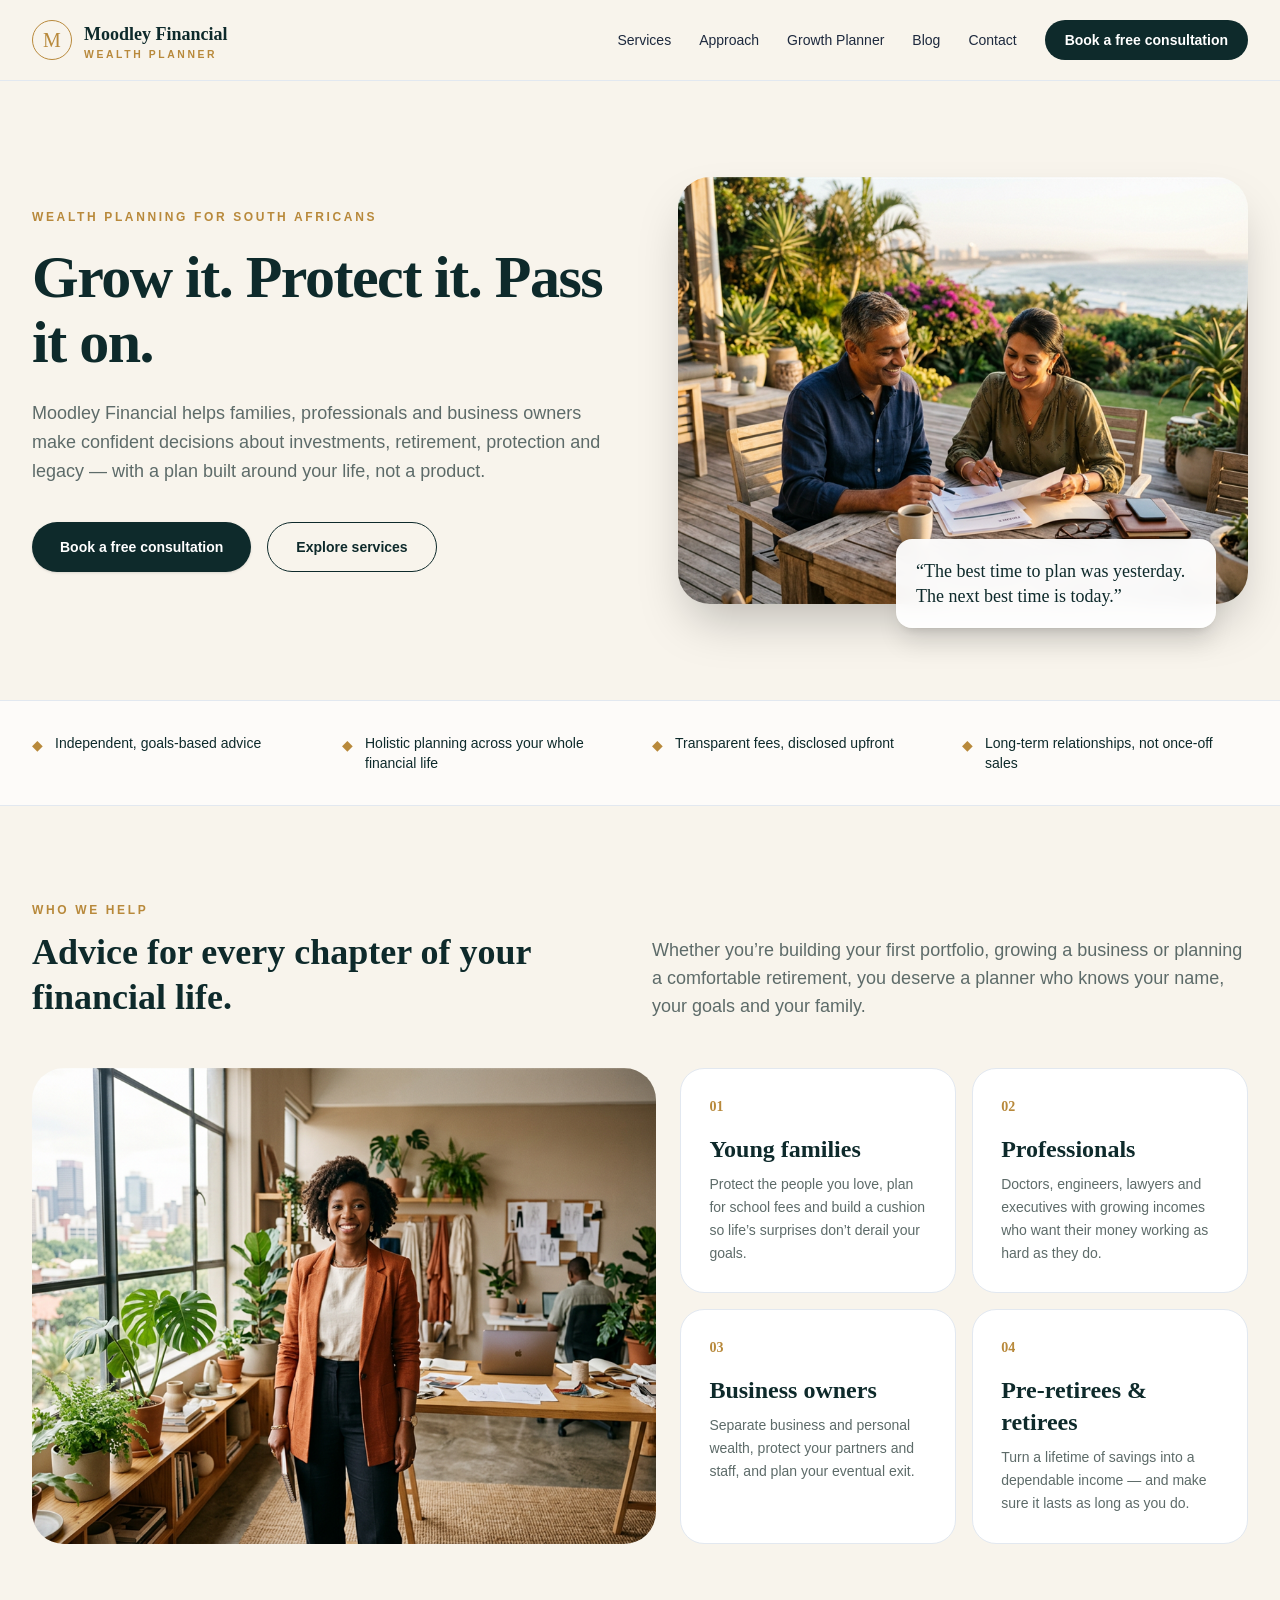
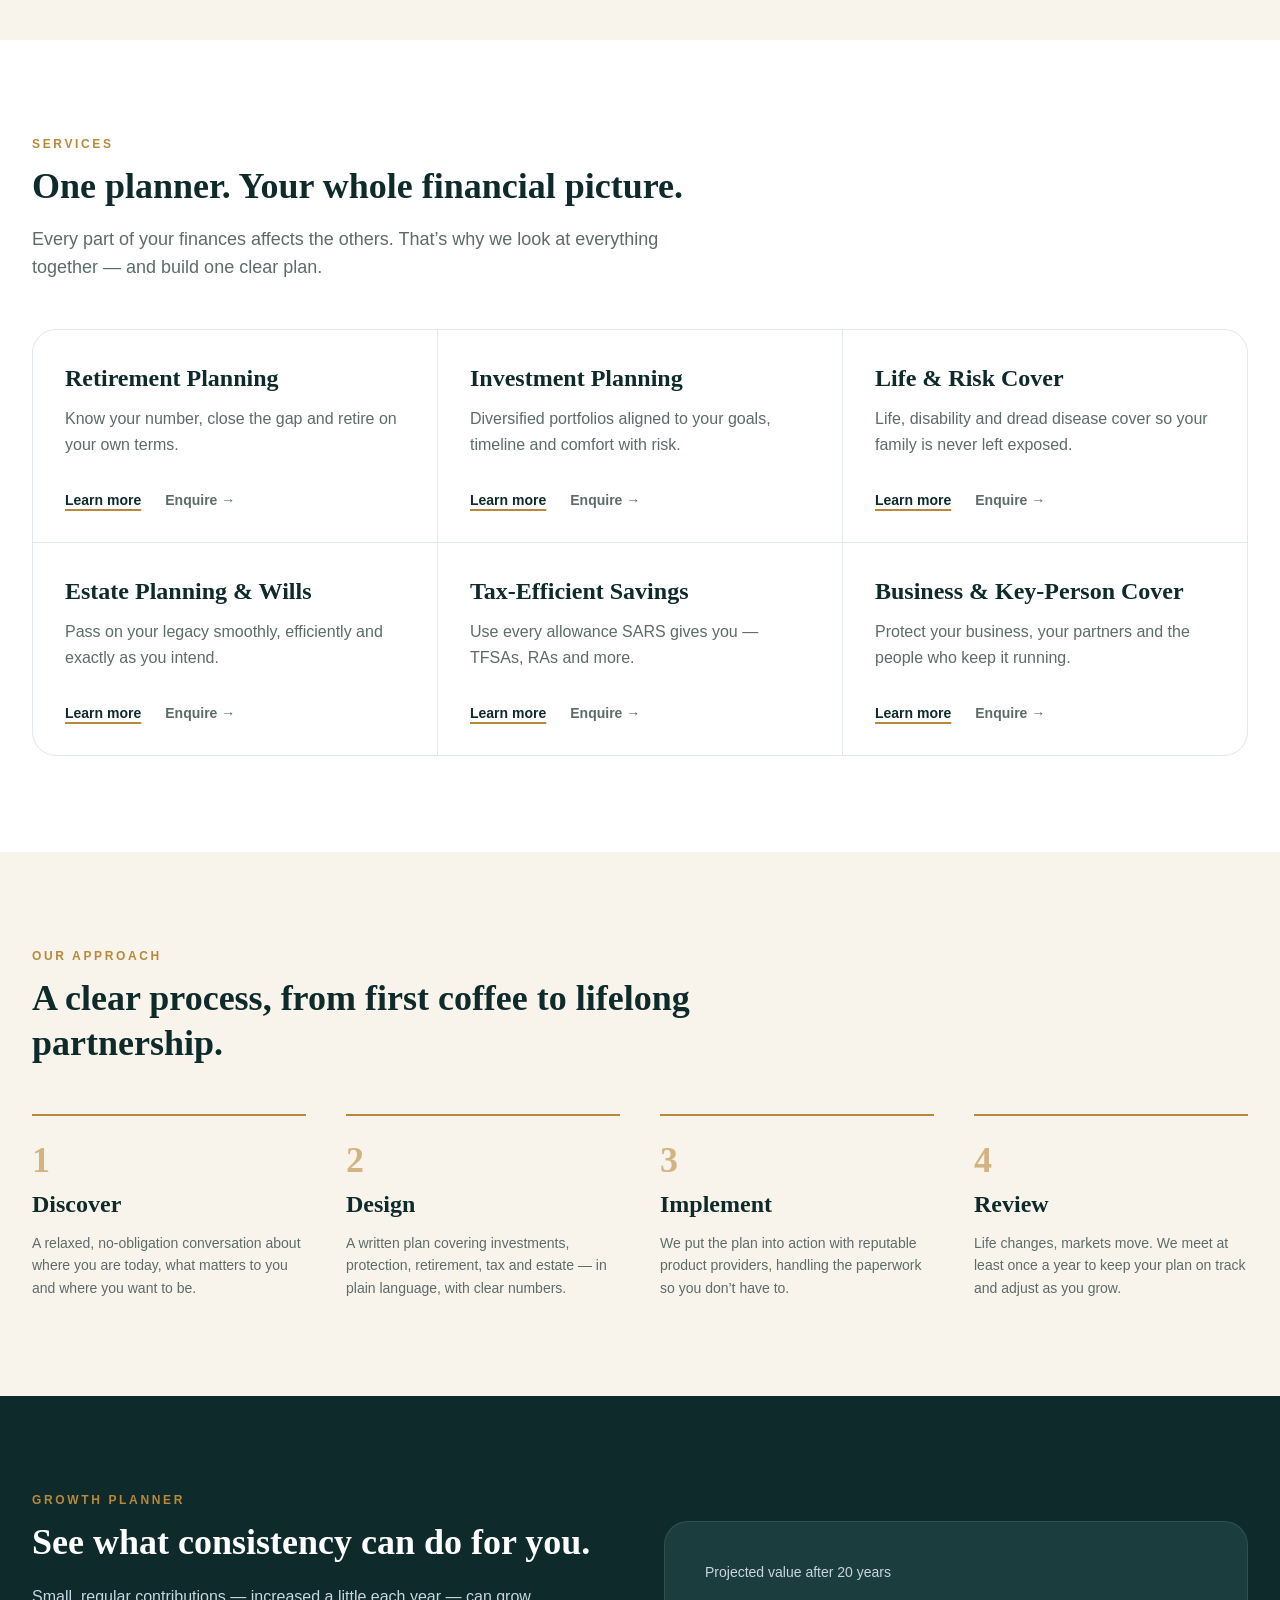
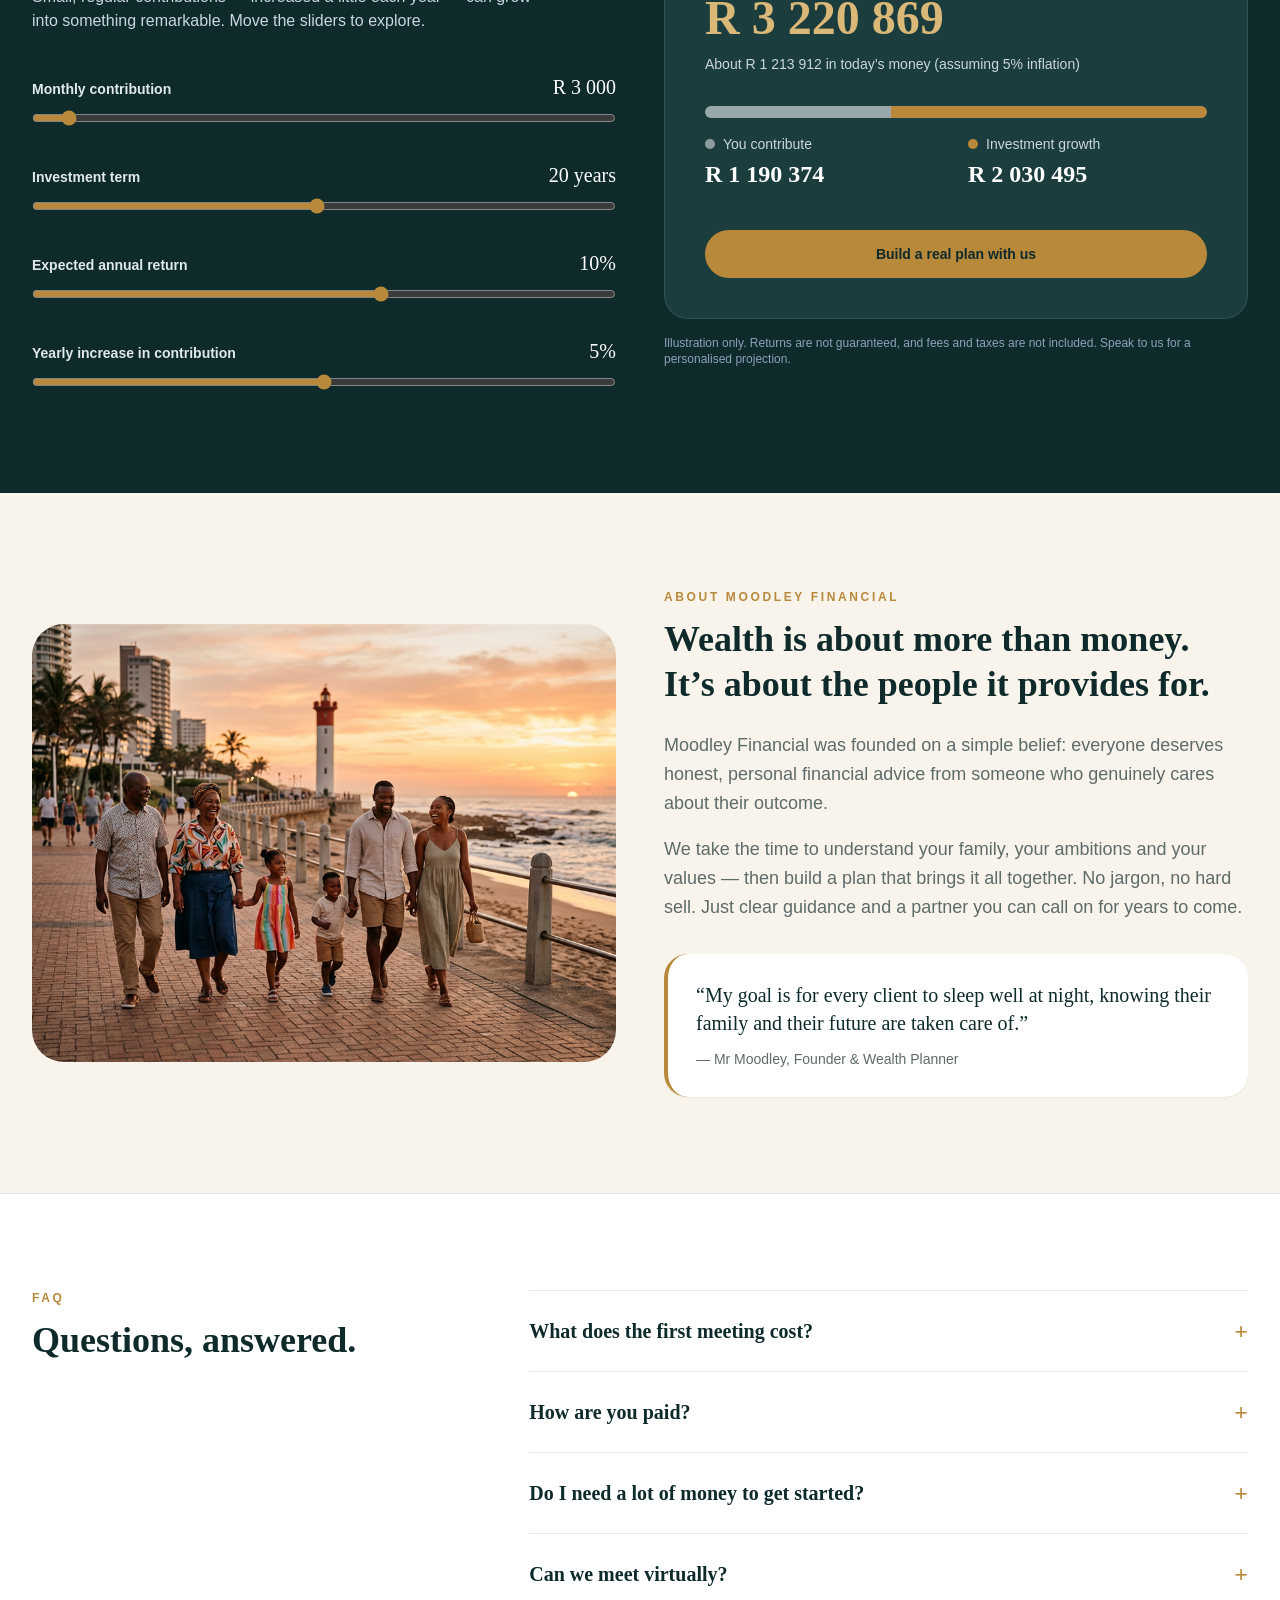
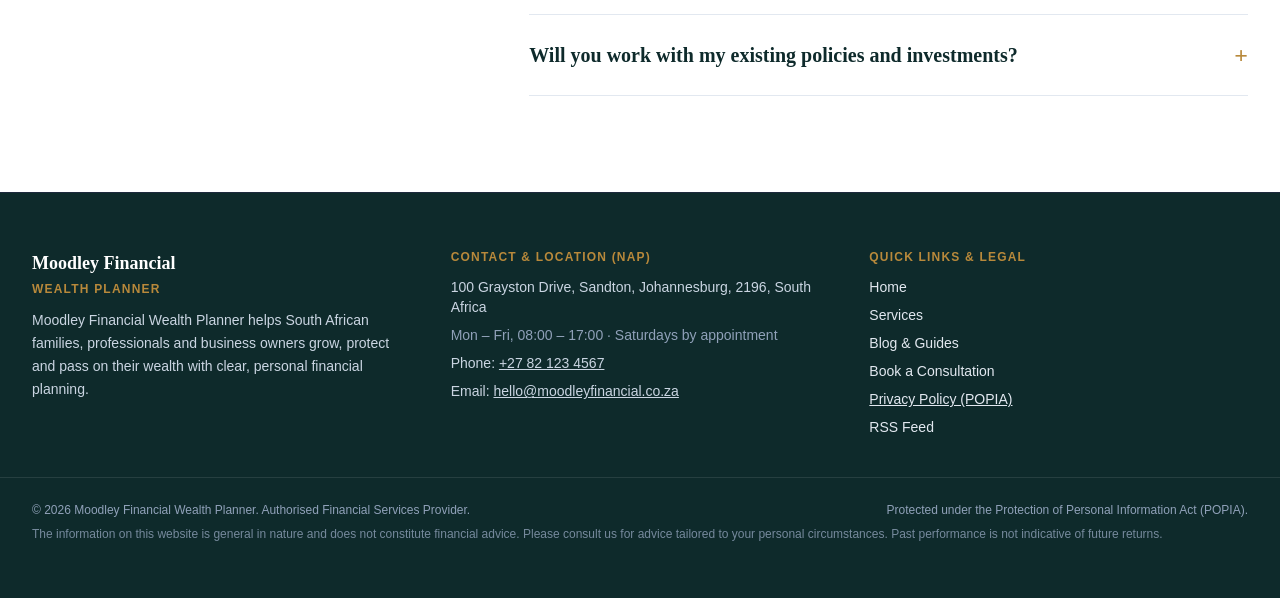
<file: docs/index.html>
<!DOCTYPE html><html lang="en-ZA"> <head><meta charset="utf-8"><meta name="viewport" content="width=device-width, initial-scale=1.0"><title>Moodley Financial | Wealth Planner</title><meta name="description" content="Moodley Financial Wealth Planner helps South African families, professionals and business owners grow, protect and pass on their wealth with clear, personal financial planning."><link rel="canonical" href="https://moodleyfinancial.co.za/"><!-- OpenGraph --><meta property="og:title" content="Moodley Financial | Wealth Planner"><meta property="og:description" content="Moodley Financial Wealth Planner helps South African families, professionals and business owners grow, protect and pass on their wealth with clear, personal financial planning."><meta property="og:type" content="website"><meta property="og:url" content="https://moodleyfinancial.co.za/"><meta property="og:image" content="https://moodleyfinancial.co.za/images/og-default.jpg"><meta property="og:site_name" content="Moodley Financial"><!-- Twitter --><meta name="twitter:card" content="summary_large_image"><meta name="twitter:title" content="Moodley Financial | Wealth Planner"><meta name="twitter:description" content="Moodley Financial Wealth Planner helps South African families, professionals and business owners grow, protect and pass on their wealth with clear, personal financial planning."><meta name="twitter:image" content="https://moodleyfinancial.co.za/images/og-default.jpg"><!-- RSS Feed --><link rel="alternate" type="application/rss+xml" title="Moodley Financial RSS Feed" href="./rss.xml"><!-- Structured Data --><script type="application/ld+json">{"@context":"https://schema.org","@type":"LocalBusiness","name":"Moodley Financial","description":"Moodley Financial Wealth Planner helps South African families, professionals and business owners grow, protect and pass on their wealth with clear, personal financial planning.","url":"https://moodleyfinancial.co.za","telephone":"+27 82 123 4567","email":"hello@moodleyfinancial.co.za","image":"https://moodleyfinancial.co.za/images/og-default.jpg","address":{"@type":"PostalAddress","streetAddress":"100 Grayston Drive, Sandton, Johannesburg, 2196, South Africa","addressLocality":"Johannesburg","addressRegion":"Gauteng","addressCountry":"ZA"},"sameAs":["https://www.facebook.com/moodleyfinancial","https://www.instagram.com/moodleyfinancial","https://www.linkedin.com/company/moodley-financial"]}</script><link rel="stylesheet" href="./_astro/_slug_.Cq-bGZ1P.css"></head> <body style="--color-primary: #0e2a2b; --color-accent: #b8893b; --color-primary-soft: #1b3d3e; --color-accent-soft: #d9b878; --color-bg: #f8f4ec; --color-surface-alt: #efe6d6; --color-muted: #5d6b69" class="min-h-screen flex flex-col bg-[var(--color-bg)] text-[var(--color-primary)] antialiased"> <header class="sticky top-0 z-40 bg-[var(--color-bg)]/95 backdrop-blur border-b border-slate-200"> <div class="max-w-7xl mx-auto px-4 sm:px-6 lg:px-8 h-20 flex items-center justify-between gap-4"> <a href="./" class="inline-flex items-center gap-3 text-[var(--color-primary)]" aria-label="Moodley Financial home">  <span aria-hidden="true" class="grid size-10 place-items-center rounded-full border border-[var(--color-accent)] font-serif text-xl text-[var(--color-accent)]"> M </span> <span class="leading-tight"> <span class="block font-serif text-lg font-bold text-[var(--color-primary)]"> Moodley Financial </span> <span class="block text-[0.65rem] font-semibold uppercase tracking-[0.25em] text-[var(--color-accent)]"> Wealth Planner </span> </span>  </a> <nav aria-label="Primary Navigation"> <ul class="flex flex-wrap items-center gap-5 sm:gap-7 text-sm font-medium text-slate-800"> <li> <a href="./#services" class="hover:text-[var(--color-accent)] transition-colors">
Services
</a> </li> <li> <a href="./#approach" class="hidden md:inline hover:text-[var(--color-accent)] transition-colors">
Approach
</a> </li> <li> <a href="./#planner" class="hidden md:inline hover:text-[var(--color-accent)] transition-colors">
Growth Planner
</a> </li> <li> <a href="./blog/" class="hover:text-[var(--color-accent)] transition-colors">
Blog
</a> </li> <li> <a href="./contact/" class="hover:text-[var(--color-accent)] transition-colors">
Contact
</a> </li> <li> <a href="./contact/" class="inline-flex items-center justify-center px-5 py-2.5 rounded-full text-white font-semibold bg-[var(--color-primary)] hover:opacity-90 transition-opacity"> Book a free consultation </a> </li> </ul> </nav> </div> </header> <main class="flex-1">   <section id="top" class="relative overflow-hidden py-14 lg:py-24"> <div class="max-w-7xl mx-auto px-4 sm:px-6 lg:px-8 grid items-center gap-12 lg:grid-cols-[1.05fr_1fr]"> <div> <p class="text-xs font-semibold uppercase tracking-[0.22em] text-[var(--color-accent)] mb-5"> Wealth planning for South Africans </p> <h1 class="font-serif text-4xl sm:text-5xl lg:text-6xl font-bold leading-[1.08] tracking-tight text-[var(--color-primary)]"> Grow it. Protect it. Pass it on. </h1> <p class="mt-6 max-w-xl text-lg leading-relaxed text-[var(--color-muted)]"> Moodley Financial helps families, professionals and business owners make confident decisions about investments, retirement, protection and legacy — with a plan built around your life, not a product. </p> <div class="mt-9 flex flex-wrap gap-4"> <a href="./contact/" class="inline-flex items-center justify-center px-7 py-3.5 rounded-full text-sm font-semibold text-white bg-[var(--color-primary)] hover:opacity-90 transition-opacity shadow-sm"> Book a free consultation </a> <a href="./#services" class="inline-flex items-center justify-center px-7 py-3.5 rounded-full text-sm font-semibold text-[var(--color-primary)] border border-[var(--color-primary)] hover:bg-black/5 transition-colors"> Explore services </a> </div> </div> <figure class="relative"> <img src="./images/hero.png" alt="A couple smiling as they review their financial plan together on a sunny patio overlooking the ocean" width="900" height="604" fetchpriority="high" class="aspect-[4/3] w-full rounded-[2rem] object-cover shadow-2xl"> <figcaption class="mt-4 sm:mt-0 sm:absolute sm:-bottom-6 sm:right-8 sm:max-w-xs rounded-2xl bg-white/95 p-5 shadow-xl backdrop-blur"> <p class="font-serif text-base sm:text-lg leading-snug text-[var(--color-primary)]"> “The best time to plan was yesterday. The next best time is today.” </p> </figcaption> </figure> </div> </section>  <section aria-label="Our commitments" class="border-y border-slate-200 bg-white/70"> <ul class="max-w-7xl mx-auto grid gap-6 px-4 sm:px-6 lg:px-8 py-8 text-sm font-medium sm:grid-cols-2 lg:grid-cols-4"> <li class="flex items-start gap-3"> <span aria-hidden="true" class="mt-0.5 text-[var(--color-accent)]">
◆
</span> <span>Independent, goals-based advice</span> </li><li class="flex items-start gap-3"> <span aria-hidden="true" class="mt-0.5 text-[var(--color-accent)]">
◆
</span> <span>Holistic planning across your whole financial life</span> </li><li class="flex items-start gap-3"> <span aria-hidden="true" class="mt-0.5 text-[var(--color-accent)]">
◆
</span> <span>Transparent fees, disclosed upfront</span> </li><li class="flex items-start gap-3"> <span aria-hidden="true" class="mt-0.5 text-[var(--color-accent)]">
◆
</span> <span>Long-term relationships, not once-off sales</span> </li> </ul> </section> <section aria-labelledby="audience-heading" class="max-w-7xl mx-auto px-4 sm:px-6 lg:px-8 py-20 lg:py-24"> <div class="mb-12 grid gap-6 lg:grid-cols-2 lg:items-end"> <div> <p class="text-xs font-semibold uppercase tracking-[0.22em] text-[var(--color-accent)] mb-3"> Who we help </p> <h2 id="audience-heading" class="font-serif text-3xl sm:text-4xl font-bold leading-tight"> Advice for every chapter of your financial life. </h2> </div> <p class="text-lg text-[var(--color-muted)]">Whether you’re building your first portfolio, growing a business or planning a comfortable retirement, you deserve a planner who knows your name, your goals and your family.</p> </div> <div class="grid gap-6 lg:grid-cols-[1.1fr_1fr]"> <img src="./images/business.png" alt="A smiling entrepreneur standing in her bright design studio with the Johannesburg skyline behind her" width="900" height="672" loading="lazy" class="h-full min-h-80 w-full rounded-[2rem] object-cover"> <div class="grid gap-4 sm:grid-cols-2"> <div class="rounded-3xl border border-slate-200 bg-white p-7"> <p class="font-serif mb-4 text-sm font-semibold text-[var(--color-accent)]"> 01 </p> <h3 class="font-serif mb-2 text-2xl font-bold">Young families</h3> <p class="text-sm leading-relaxed text-[var(--color-muted)]">Protect the people you love, plan for school fees and build a cushion so life’s surprises don’t derail your goals.</p> </div><div class="rounded-3xl border border-slate-200 bg-white p-7"> <p class="font-serif mb-4 text-sm font-semibold text-[var(--color-accent)]"> 02 </p> <h3 class="font-serif mb-2 text-2xl font-bold">Professionals</h3> <p class="text-sm leading-relaxed text-[var(--color-muted)]">Doctors, engineers, lawyers and executives with growing incomes who want their money working as hard as they do.</p> </div><div class="rounded-3xl border border-slate-200 bg-white p-7"> <p class="font-serif mb-4 text-sm font-semibold text-[var(--color-accent)]"> 03 </p> <h3 class="font-serif mb-2 text-2xl font-bold">Business owners</h3> <p class="text-sm leading-relaxed text-[var(--color-muted)]">Separate business and personal wealth, protect your partners and staff, and plan your eventual exit.</p> </div><div class="rounded-3xl border border-slate-200 bg-white p-7"> <p class="font-serif mb-4 text-sm font-semibold text-[var(--color-accent)]"> 04 </p> <h3 class="font-serif mb-2 text-2xl font-bold">Pre-retirees &amp; retirees</h3> <p class="text-sm leading-relaxed text-[var(--color-muted)]">Turn a lifetime of savings into a dependable income — and make sure it lasts as long as you do.</p> </div> </div> </div> </section> <section id="services" aria-labelledby="services-heading" class="scroll-mt-24 bg-white py-20 lg:py-24"> <div class="max-w-7xl mx-auto px-4 sm:px-6 lg:px-8"> <div class="mb-12 max-w-2xl"> <p class="text-xs font-semibold uppercase tracking-[0.22em] text-[var(--color-accent)] mb-3"> Services </p> <h2 id="services-heading" class="font-serif text-3xl sm:text-4xl font-bold leading-tight"> One planner. Your whole financial picture. </h2> <p class="mt-4 text-lg text-[var(--color-muted)]"> Every part of your finances affects the others. That’s why we look at everything together — and build one clear plan. </p> </div> <div class="grid gap-px overflow-hidden rounded-3xl border border-slate-200 bg-slate-200 sm:grid-cols-2 lg:grid-cols-3"> <article class="group flex flex-col bg-white p-8 transition hover:bg-[var(--color-bg)]"> <h3 class="font-serif mb-3 text-2xl font-bold text-[var(--color-primary)]"> Retirement Planning </h3> <p class="mb-8 flex-1 text-[var(--color-muted)] leading-relaxed">Know your number, close the gap and retire on your own terms.</p> <div class="flex flex-wrap items-center gap-x-6 gap-y-3 text-sm font-semibold"> <a href="./services/retirement-planning/" class="text-[var(--color-primary)] underline decoration-[var(--color-accent)] decoration-2 underline-offset-4 group-hover:text-[var(--color-accent)]">
Learn more
</a> <a href="./contact/?service=retirement-planning" class="text-[var(--color-muted)] hover:text-[var(--color-primary)]">
Enquire &rarr;
</a> </div> </article><article class="group flex flex-col bg-white p-8 transition hover:bg-[var(--color-bg)]"> <h3 class="font-serif mb-3 text-2xl font-bold text-[var(--color-primary)]"> Investment Planning </h3> <p class="mb-8 flex-1 text-[var(--color-muted)] leading-relaxed">Diversified portfolios aligned to your goals, timeline and comfort with risk.</p> <div class="flex flex-wrap items-center gap-x-6 gap-y-3 text-sm font-semibold"> <a href="./services/investment-planning/" class="text-[var(--color-primary)] underline decoration-[var(--color-accent)] decoration-2 underline-offset-4 group-hover:text-[var(--color-accent)]">
Learn more
</a> <a href="./contact/?service=investment-planning" class="text-[var(--color-muted)] hover:text-[var(--color-primary)]">
Enquire &rarr;
</a> </div> </article><article class="group flex flex-col bg-white p-8 transition hover:bg-[var(--color-bg)]"> <h3 class="font-serif mb-3 text-2xl font-bold text-[var(--color-primary)]"> Life &amp; Risk Cover </h3> <p class="mb-8 flex-1 text-[var(--color-muted)] leading-relaxed">Life, disability and dread disease cover so your family is never left exposed.</p> <div class="flex flex-wrap items-center gap-x-6 gap-y-3 text-sm font-semibold"> <a href="./services/risk-protection/" class="text-[var(--color-primary)] underline decoration-[var(--color-accent)] decoration-2 underline-offset-4 group-hover:text-[var(--color-accent)]">
Learn more
</a> <a href="./contact/?service=risk-protection" class="text-[var(--color-muted)] hover:text-[var(--color-primary)]">
Enquire &rarr;
</a> </div> </article><article class="group flex flex-col bg-white p-8 transition hover:bg-[var(--color-bg)]"> <h3 class="font-serif mb-3 text-2xl font-bold text-[var(--color-primary)]"> Estate Planning &amp; Wills </h3> <p class="mb-8 flex-1 text-[var(--color-muted)] leading-relaxed">Pass on your legacy smoothly, efficiently and exactly as you intend.</p> <div class="flex flex-wrap items-center gap-x-6 gap-y-3 text-sm font-semibold"> <a href="./services/estate-planning/" class="text-[var(--color-primary)] underline decoration-[var(--color-accent)] decoration-2 underline-offset-4 group-hover:text-[var(--color-accent)]">
Learn more
</a> <a href="./contact/?service=estate-planning" class="text-[var(--color-muted)] hover:text-[var(--color-primary)]">
Enquire &rarr;
</a> </div> </article><article class="group flex flex-col bg-white p-8 transition hover:bg-[var(--color-bg)]"> <h3 class="font-serif mb-3 text-2xl font-bold text-[var(--color-primary)]"> Tax-Efficient Savings </h3> <p class="mb-8 flex-1 text-[var(--color-muted)] leading-relaxed">Use every allowance SARS gives you — TFSAs, RAs and more.</p> <div class="flex flex-wrap items-center gap-x-6 gap-y-3 text-sm font-semibold"> <a href="./services/tax-efficient-savings/" class="text-[var(--color-primary)] underline decoration-[var(--color-accent)] decoration-2 underline-offset-4 group-hover:text-[var(--color-accent)]">
Learn more
</a> <a href="./contact/?service=tax-efficient-savings" class="text-[var(--color-muted)] hover:text-[var(--color-primary)]">
Enquire &rarr;
</a> </div> </article><article class="group flex flex-col bg-white p-8 transition hover:bg-[var(--color-bg)]"> <h3 class="font-serif mb-3 text-2xl font-bold text-[var(--color-primary)]"> Business &amp; Key-Person Cover </h3> <p class="mb-8 flex-1 text-[var(--color-muted)] leading-relaxed">Protect your business, your partners and the people who keep it running.</p> <div class="flex flex-wrap items-center gap-x-6 gap-y-3 text-sm font-semibold"> <a href="./services/business-assurance/" class="text-[var(--color-primary)] underline decoration-[var(--color-accent)] decoration-2 underline-offset-4 group-hover:text-[var(--color-accent)]">
Learn more
</a> <a href="./contact/?service=business-assurance" class="text-[var(--color-muted)] hover:text-[var(--color-primary)]">
Enquire &rarr;
</a> </div> </article> </div> </div> </section>  <section id="approach" aria-labelledby="approach-heading" class="max-w-7xl mx-auto scroll-mt-24 px-4 sm:px-6 lg:px-8 py-20 lg:py-24"> <div class="mb-12 max-w-2xl"> <p class="text-xs font-semibold uppercase tracking-[0.22em] text-[var(--color-accent)] mb-3"> Our approach </p> <h2 id="approach-heading" class="font-serif text-3xl sm:text-4xl font-bold leading-tight"> A clear process, from first coffee to lifelong partnership. </h2> </div> <ol class="grid gap-10 md:grid-cols-2 lg:grid-cols-4"> <li class="border-t-2 border-[var(--color-accent)] pt-6"> <p class="font-serif mb-2 text-4xl font-bold text-[var(--color-accent)]/60"> 1 </p> <h3 class="font-serif mb-3 text-2xl font-bold">Discover</h3> <p class="text-sm leading-relaxed text-[var(--color-muted)]">A relaxed, no-obligation conversation about where you are today, what matters to you and where you want to be.</p> </li><li class="border-t-2 border-[var(--color-accent)] pt-6"> <p class="font-serif mb-2 text-4xl font-bold text-[var(--color-accent)]/60"> 2 </p> <h3 class="font-serif mb-3 text-2xl font-bold">Design</h3> <p class="text-sm leading-relaxed text-[var(--color-muted)]">A written plan covering investments, protection, retirement, tax and estate — in plain language, with clear numbers.</p> </li><li class="border-t-2 border-[var(--color-accent)] pt-6"> <p class="font-serif mb-2 text-4xl font-bold text-[var(--color-accent)]/60"> 3 </p> <h3 class="font-serif mb-3 text-2xl font-bold">Implement</h3> <p class="text-sm leading-relaxed text-[var(--color-muted)]">We put the plan into action with reputable product providers, handling the paperwork so you don’t have to.</p> </li><li class="border-t-2 border-[var(--color-accent)] pt-6"> <p class="font-serif mb-2 text-4xl font-bold text-[var(--color-accent)]/60"> 4 </p> <h3 class="font-serif mb-3 text-2xl font-bold">Review</h3> <p class="text-sm leading-relaxed text-[var(--color-muted)]">Life changes, markets move. We meet at least once a year to keep your plan on track and adjust as you grow.</p> </li> </ol> </section> <section id="planner" aria-labelledby="planner-heading" class="scroll-mt-24 bg-[var(--color-primary)] text-white"> <div class="max-w-7xl mx-auto grid gap-12 px-4 sm:px-6 lg:px-8 py-20 lg:grid-cols-2 lg:py-24"> <div> <p class="text-xs font-semibold uppercase tracking-[0.22em] text-[var(--color-accent)] mb-3"> Growth planner </p> <h2 id="planner-heading" class="font-serif mb-5 text-3xl sm:text-4xl font-bold leading-tight"> See what consistency can do for you. </h2> <p class="mb-10 max-w-lg text-slate-300">Small, regular contributions — increased a little each year — can grow into something remarkable. Move the sliders to explore.</p> <div class="space-y-7"> <div> <div class="mb-2 flex items-baseline justify-between gap-4"> <label for="monthly" class="text-sm font-semibold text-slate-200">
Monthly contribution
</label> <output id="output-monthly" for="monthly" class="font-serif text-xl text-white">
R&nbsp;3&nbsp;000
</output> </div> <input id="monthly" type="range" min="500" max="50000" step="500" value="3000" class="w-full accent-[var(--color-accent)] cursor-pointer"> </div> <div> <div class="mb-2 flex items-baseline justify-between gap-4"> <label for="years" class="text-sm font-semibold text-slate-200">
Investment term
</label> <output id="output-years" for="years" class="font-serif text-xl text-white">
20 years
</output> </div> <input id="years" type="range" min="1" max="40" step="1" value="20" class="w-full accent-[var(--color-accent)] cursor-pointer"> </div> <div> <div class="mb-2 flex items-baseline justify-between gap-4"> <label for="rate" class="text-sm font-semibold text-slate-200">
Expected annual return
</label> <output id="output-rate" for="rate" class="font-serif text-xl text-white">
10%
</output> </div> <input id="rate" type="range" min="4" max="14" step="0.5" value="10" class="w-full accent-[var(--color-accent)] cursor-pointer"> </div> <div> <div class="mb-2 flex items-baseline justify-between gap-4"> <label for="escalation" class="text-sm font-semibold text-slate-200">
Yearly increase in contribution
</label> <output id="output-escalation" for="escalation" class="font-serif text-xl text-white">
5%
</output> </div> <input id="escalation" type="range" min="0" max="10" step="1" value="5" class="w-full accent-[var(--color-accent)] cursor-pointer"> </div> </div> </div> <div class="flex flex-col justify-center"> <div class="rounded-3xl border border-white/10 bg-[var(--color-primary-soft)] p-8 sm:p-10"> <p id="projected-years-label" class="text-sm text-slate-300">
Projected value after 20 years
</p> <p id="projected-value" aria-live="polite" class="font-serif my-3 text-4xl sm:text-5xl font-bold text-[var(--color-accent-soft)]">
R&nbsp;3&nbsp;220&nbsp;869
</p> <p id="todays-value" class="mb-8 text-sm text-slate-300">
About R&nbsp;1&nbsp;213&nbsp;912 in today’s money (assuming 5% inflation)
</p> <div class="mb-4 flex h-3 overflow-hidden rounded-full bg-white/10" aria-hidden="true"> <div id="bar-contributed" class="bg-white/50 transition-all duration-300" style="width: 36.95%;"></div> <div id="bar-growth" class="bg-[var(--color-accent)] transition-all duration-300" style="width: 63.05%;"></div> </div> <dl class="grid grid-cols-2 gap-6 text-sm"> <div> <dt class="flex items-center gap-2 text-slate-300"> <span class="size-2.5 rounded-full bg-white/50"></span> You contribute
</dt> <dd id="contributed-val" class="font-serif mt-1 text-2xl font-bold">
R&nbsp;1&nbsp;190&nbsp;374
</dd> </div> <div> <dt class="flex items-center gap-2 text-slate-300"> <span class="size-2.5 rounded-full bg-[var(--color-accent)]"></span> Investment growth
</dt> <dd id="growth-val" class="font-serif mt-1 text-2xl font-bold">
R&nbsp;2&nbsp;030&nbsp;495
</dd> </div> </dl> <a href="./contact/" class="mt-10 w-full inline-flex items-center justify-center px-6 py-3.5 rounded-full text-sm font-semibold text-[var(--color-primary)] bg-[var(--color-accent)] hover:bg-[var(--color-accent-soft)] transition-colors"> Build a real plan with us </a> </div> <p class="mt-4 text-xs text-slate-400">Illustration only. Returns are not guaranteed, and fees and taxes are not included. Speak to us for a personalised projection.</p> </div> </div> </section> <section id="about" aria-labelledby="about-heading" class="max-w-7xl mx-auto scroll-mt-24 grid items-center gap-12 px-4 sm:px-6 lg:px-8 py-20 lg:grid-cols-2 lg:py-24"> <img src="./images/family.png" alt="Three generations of a family walking together along a beach promenade at sunset" width="900" height="672" loading="lazy" class="aspect-[4/3] w-full rounded-[2rem] object-cover"> <div> <p class="text-xs font-semibold uppercase tracking-[0.22em] text-[var(--color-accent)] mb-3"> About Moodley Financial </p> <h2 id="about-heading" class="font-serif mb-6 text-3xl sm:text-4xl font-bold leading-tight"> Wealth is about more than money. It’s about the people it provides for. </h2> <div class="space-y-4 text-lg leading-relaxed text-[var(--color-muted)]"> <p>Moodley Financial was founded on a simple belief: everyone deserves honest, personal financial advice from someone who genuinely cares about their outcome.</p> <p>We take the time to understand your family, your ambitions and your values — then build a plan that brings it all together. No jargon, no hard sell. Just clear guidance and a partner you can call on for years to come.</p> </div> <blockquote class="mt-8 rounded-3xl border-l-4 border-[var(--color-accent)] bg-white p-7 shadow-xs"> <p class="font-serif mb-3 text-xl leading-snug text-[var(--color-primary)]"> “My goal is for every client to sleep well at night, knowing their family and their future are taken care of.” </p> <footer class="text-sm text-[var(--color-muted)]">— Mr Moodley, Founder &amp; Wealth Planner</footer> </blockquote> </div> </section>  <section id="faq" aria-labelledby="faq-heading" class="scroll-mt-24 border-t border-slate-200 bg-white"> <div class="max-w-7xl mx-auto grid gap-12 px-4 sm:px-6 lg:px-8 py-20 lg:grid-cols-[1fr_1.6fr] lg:py-24"> <div> <p class="text-xs font-semibold uppercase tracking-[0.22em] text-[var(--color-accent)] mb-3">
FAQ
</p> <h2 id="faq-heading" class="font-serif text-3xl sm:text-4xl font-bold leading-tight">
Questions, answered.
</h2> </div> <div class="divide-y divide-slate-200 border-y border-slate-200"> <details class="group py-6"> <summary class="flex cursor-pointer list-none items-center justify-between gap-6 font-serif text-xl font-semibold text-[var(--color-primary)]"> <span>What does the first meeting cost?</span> <span aria-hidden="true" class="text-2xl text-[var(--color-accent)]">
+
</span> </summary> <p class="mt-4 leading-relaxed text-[var(--color-muted)]">The first consultation is complimentary and carries no obligation. It’s a chance for us to understand your situation and for you to decide whether we’re the right fit.</p> </details><details class="group py-6"> <summary class="flex cursor-pointer list-none items-center justify-between gap-6 font-serif text-xl font-semibold text-[var(--color-primary)]"> <span>How are you paid?</span> <span aria-hidden="true" class="text-2xl text-[var(--color-accent)]">
+
</span> </summary> <p class="mt-4 leading-relaxed text-[var(--color-muted)]">Fees are always disclosed upfront and in writing before any advice is implemented. No surprises.</p> </details><details class="group py-6"> <summary class="flex cursor-pointer list-none items-center justify-between gap-6 font-serif text-xl font-semibold text-[var(--color-primary)]"> <span>Do I need a lot of money to get started?</span> <span aria-hidden="true" class="text-2xl text-[var(--color-accent)]">
+
</span> </summary> <p class="mt-4 leading-relaxed text-[var(--color-muted)]">No. Good planning matters at every stage, whether you’re starting with R1,000 a month or managing a substantial portfolio.</p> </details><details class="group py-6"> <summary class="flex cursor-pointer list-none items-center justify-between gap-6 font-serif text-xl font-semibold text-[var(--color-primary)]"> <span>Can we meet virtually?</span> <span aria-hidden="true" class="text-2xl text-[var(--color-accent)]">
+
</span> </summary> <p class="mt-4 leading-relaxed text-[var(--color-muted)]">Absolutely. We meet in person or via video call — wherever you are in South Africa.</p> </details><details class="group py-6"> <summary class="flex cursor-pointer list-none items-center justify-between gap-6 font-serif text-xl font-semibold text-[var(--color-primary)]"> <span>Will you work with my existing policies and investments?</span> <span aria-hidden="true" class="text-2xl text-[var(--color-accent)]">
+
</span> </summary> <p class="mt-4 leading-relaxed text-[var(--color-muted)]">Yes. We start by reviewing what you already have and fine-tune from there.</p> </details> </div> </div> </section><script type="module">function n(o){return"R "+Math.round(o).toString().replace(/\B(?=(\d{3})+(?!\d))/g," ")}const u=document.getElementById("monthly"),r=document.getElementById("years"),m=document.getElementById("rate"),y=document.getElementById("escalation");if(u&&r&&m&&y){const o=document.getElementById("output-monthly"),s=document.getElementById("output-years"),i=document.getElementById("output-rate"),g=document.getElementById("output-escalation"),h=document.getElementById("projected-years-label"),I=document.getElementById("projected-value"),f=document.getElementById("todays-value"),p=document.getElementById("contributed-val"),E=document.getElementById("growth-val"),B=document.getElementById("bar-contributed"),b=document.getElementById("bar-growth"),x=()=>{const a=parseFloat(u.value)||0,c=parseInt(r.value,10)||1,v=parseFloat(m.value)||0,C=parseFloat(y.value)||0;o&&(o.textContent=n(a)),s&&(s.textContent=`${c} years`),i&&(i.textContent=`${v}%`),g&&(g.textContent=`${C}%`);let t=0,l=0,d=a;const w=c*12,M=v/100/12,$=C/100,j=.05;for(let e=1;e<=w;e++)t=t*(1+M)+d,l+=d,e%12===0&&(d*=1+$);const R=Math.max(0,t-l),V=t/Math.pow(1+j,c);if(h&&(h.textContent=`Projected value after ${c} years`),I&&(I.textContent=n(t)),f&&(f.textContent=`About ${n(V)} in today’s money (assuming 5% inflation)`),p&&(p.textContent=n(l)),E&&(E.textContent=n(R)),B&&b&&t>0){const e=l/t*100,F=Math.max(0,100-e);B.style.width=`${e}%`,b.style.width=`${F}%`}};[u,r,m,y].forEach(a=>{a.addEventListener("input",x)}),x()}</script>  </main> <footer class="bg-[var(--color-primary)] text-slate-200 py-14 border-t border-slate-800"> <div class="max-w-7xl mx-auto px-4 sm:px-6 lg:px-8 grid grid-cols-1 md:grid-cols-3 gap-10"> <div> <p class="text-lg font-serif font-bold text-white">Moodley Financial</p> <p class="mt-1 text-xs font-semibold uppercase tracking-widest text-[var(--color-accent)]"> Wealth Planner </p> <p class="mt-3 text-sm text-slate-300 leading-relaxed">Moodley Financial Wealth Planner helps South African families, professionals and business owners grow, protect and pass on their wealth with clear, personal financial planning.</p> </div> <div> <p class="text-xs font-semibold uppercase tracking-widest text-[var(--color-accent)]">
Contact &amp; Location (NAP)
</p> <address class="mt-3 not-italic text-sm space-y-2 text-slate-300"> <p>100 Grayston Drive, Sandton, Johannesburg, 2196, South Africa</p> <p class="text-slate-400">Mon – Fri, 08:00 – 17:00 · Saturdays by appointment</p> <p>
Phone:  <a href="tel:+27821234567" class="hover:text-white underline"> +27 82 123 4567 </a> </p> <p>
Email:  <a href="mailto:hello@moodleyfinancial.co.za" class="hover:text-white underline"> hello@moodleyfinancial.co.za </a> </p> </address> </div> <div> <p class="text-xs font-semibold uppercase tracking-widest text-[var(--color-accent)]">
Quick Links &amp; Legal
</p> <ul class="mt-3 space-y-2 text-sm"> <li> <a href="./" class="hover:text-white transition-colors">Home</a> </li> <li> <a href="./#services" class="hover:text-white transition-colors">Services</a> </li> <li> <a href="./blog/" class="hover:text-white transition-colors">Blog &amp; Guides</a> </li> <li> <a href="./contact/" class="hover:text-white transition-colors">Book a Consultation</a> </li> <li> <a href="./privacy/" class="hover:text-white underline transition-colors">
Privacy Policy (POPIA)
</a> </li> <li> <a href="./rss.xml" class="hover:text-white transition-colors">RSS Feed</a> </li> </ul> </div> </div> <div class="max-w-7xl mx-auto px-4 sm:px-6 lg:px-8 mt-10 pt-6 border-t border-white/10 text-xs text-slate-400 space-y-2"> <div class="flex flex-col sm:flex-row justify-between items-start sm:items-center gap-4"> <p>
&copy; 2026 Moodley Financial Wealth Planner.  <span>Authorised Financial Services Provider.</span> </p> <p>Protected under the Protection of Personal Information Act (POPIA).</p> </div> <p class="text-slate-400/80">The information on this website is general in nature and does not constitute financial advice. Please consult us for advice tailored to your personal circumstances. Past performance is not indicative of future returns.</p> </div> </footer> </body></html>
</file>
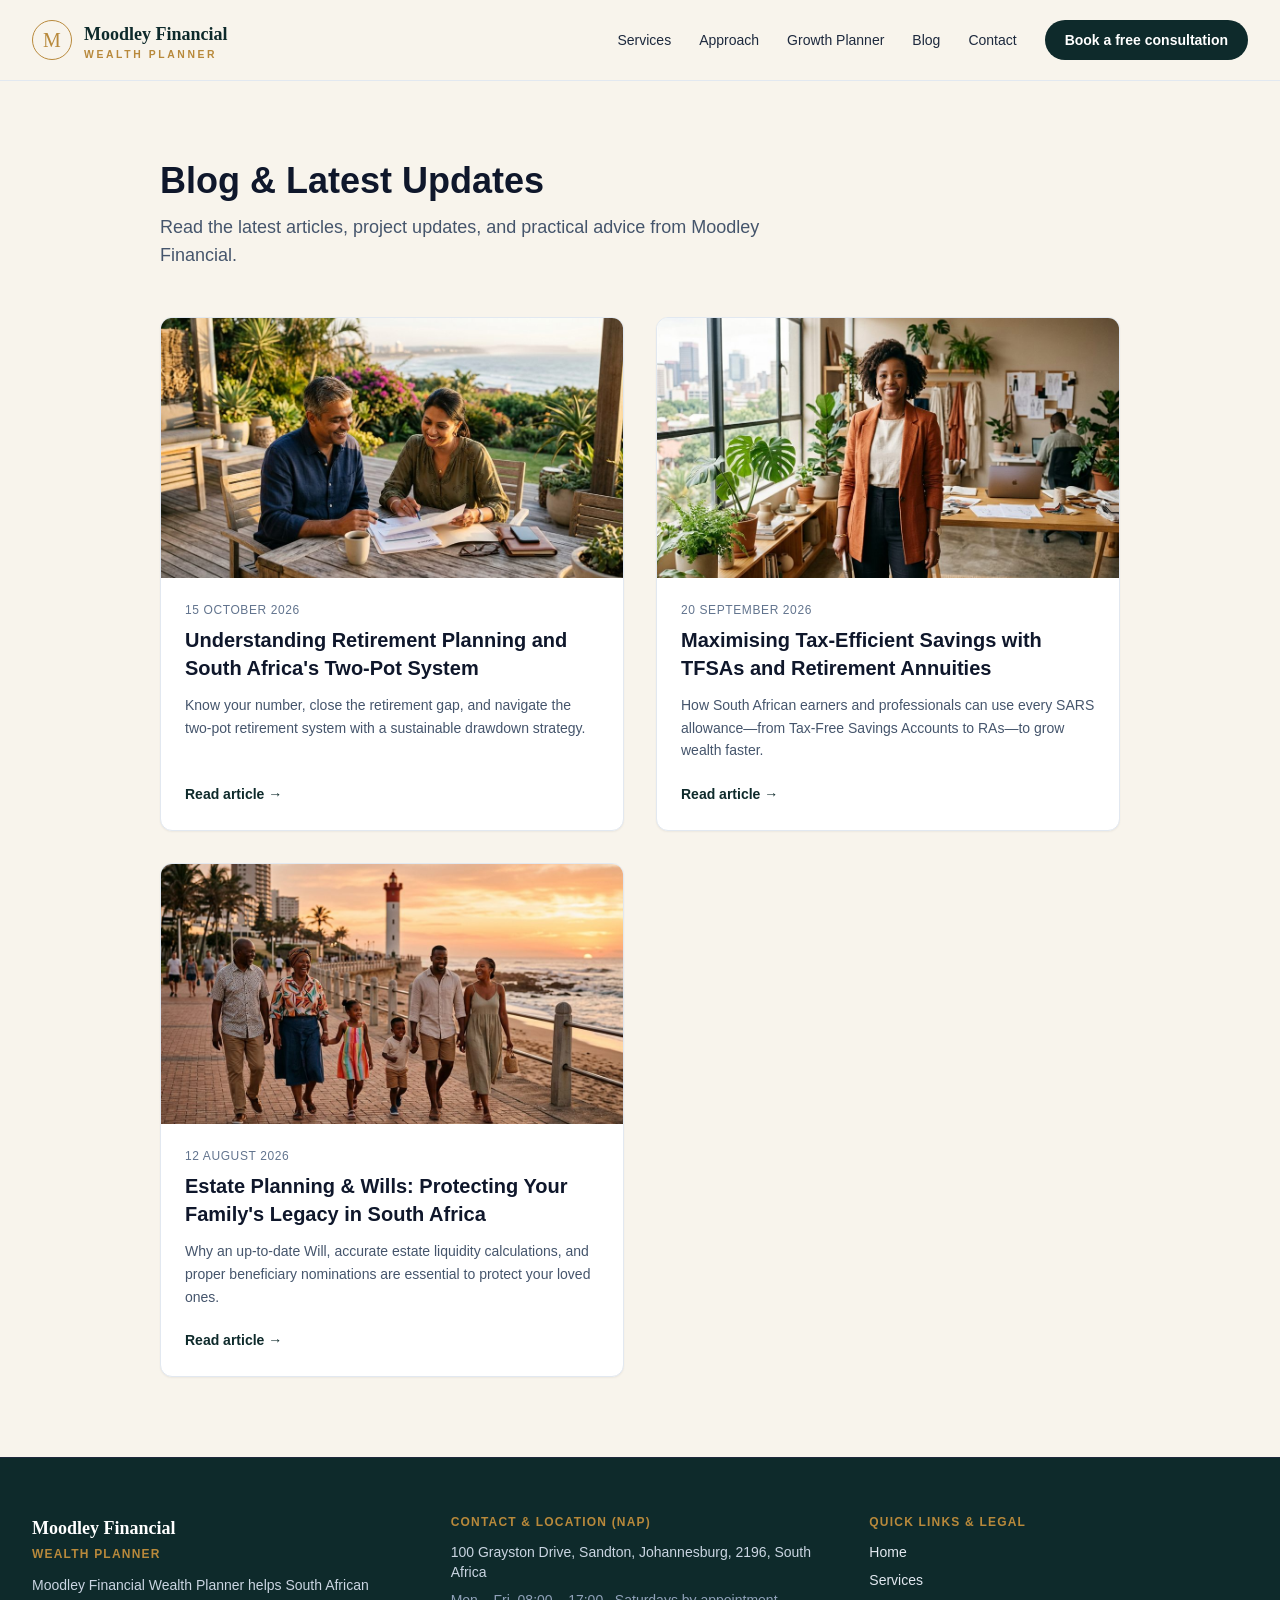
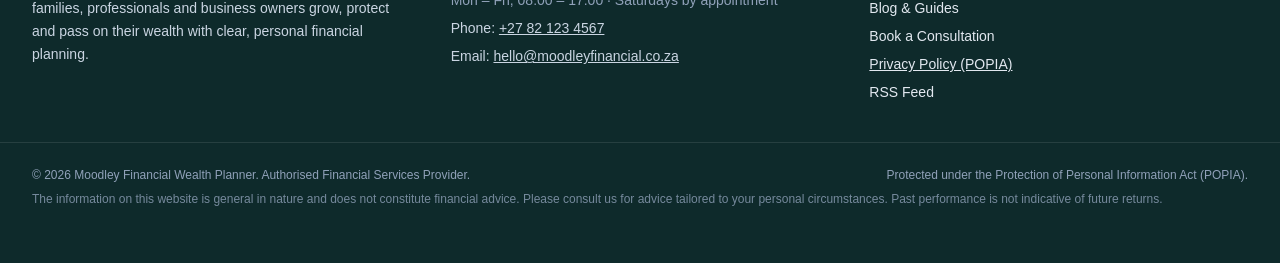
<file: docs/blog/index.html>
<!DOCTYPE html><html lang="en-ZA"> <head><meta charset="utf-8"><meta name="viewport" content="width=device-width, initial-scale=1.0"><title>Blog &amp; Articles | Moodley Financial</title><meta name="description" content="Read the latest articles, project updates, and practical advice from Moodley Financial."><link rel="canonical" href="https://moodleyfinancial.co.za/blog"><!-- OpenGraph --><meta property="og:title" content="Blog &#38; Articles | Moodley Financial"><meta property="og:description" content="Read the latest articles, project updates, and practical advice from Moodley Financial."><meta property="og:type" content="website"><meta property="og:url" content="https://moodleyfinancial.co.za/blog"><meta property="og:image" content="https://moodleyfinancial.co.za/images/og-default.jpg"><meta property="og:site_name" content="Moodley Financial"><!-- Twitter --><meta name="twitter:card" content="summary_large_image"><meta name="twitter:title" content="Blog &#38; Articles | Moodley Financial"><meta name="twitter:description" content="Read the latest articles, project updates, and practical advice from Moodley Financial."><meta name="twitter:image" content="https://moodleyfinancial.co.za/images/og-default.jpg"><!-- RSS Feed --><link rel="alternate" type="application/rss+xml" title="Moodley Financial RSS Feed" href="../rss.xml"><!-- Structured Data --><script type="application/ld+json">{"@context":"https://schema.org","@type":"LocalBusiness","name":"Moodley Financial","description":"Moodley Financial Wealth Planner helps South African families, professionals and business owners grow, protect and pass on their wealth with clear, personal financial planning.","url":"https://moodleyfinancial.co.za","telephone":"+27 82 123 4567","email":"hello@moodleyfinancial.co.za","image":"https://moodleyfinancial.co.za/images/og-default.jpg","address":{"@type":"PostalAddress","streetAddress":"100 Grayston Drive, Sandton, Johannesburg, 2196, South Africa","addressLocality":"Johannesburg","addressRegion":"Gauteng","addressCountry":"ZA"},"sameAs":["https://www.facebook.com/moodleyfinancial","https://www.instagram.com/moodleyfinancial","https://www.linkedin.com/company/moodley-financial"]}</script><link rel="stylesheet" href="../_astro/_slug_.Cq-bGZ1P.css"></head> <body style="--color-primary: #0e2a2b; --color-accent: #b8893b; --color-primary-soft: #1b3d3e; --color-accent-soft: #d9b878; --color-bg: #f8f4ec; --color-surface-alt: #efe6d6; --color-muted: #5d6b69" class="min-h-screen flex flex-col bg-[var(--color-bg)] text-[var(--color-primary)] antialiased"> <header class="sticky top-0 z-40 bg-[var(--color-bg)]/95 backdrop-blur border-b border-slate-200"> <div class="max-w-7xl mx-auto px-4 sm:px-6 lg:px-8 h-20 flex items-center justify-between gap-4"> <a href="../" class="inline-flex items-center gap-3 text-[var(--color-primary)]" aria-label="Moodley Financial home">  <span aria-hidden="true" class="grid size-10 place-items-center rounded-full border border-[var(--color-accent)] font-serif text-xl text-[var(--color-accent)]"> M </span> <span class="leading-tight"> <span class="block font-serif text-lg font-bold text-[var(--color-primary)]"> Moodley Financial </span> <span class="block text-[0.65rem] font-semibold uppercase tracking-[0.25em] text-[var(--color-accent)]"> Wealth Planner </span> </span>  </a> <nav aria-label="Primary Navigation"> <ul class="flex flex-wrap items-center gap-5 sm:gap-7 text-sm font-medium text-slate-800"> <li> <a href="../#services" class="hover:text-[var(--color-accent)] transition-colors">
Services
</a> </li> <li> <a href="../#approach" class="hidden md:inline hover:text-[var(--color-accent)] transition-colors">
Approach
</a> </li> <li> <a href="../#planner" class="hidden md:inline hover:text-[var(--color-accent)] transition-colors">
Growth Planner
</a> </li> <li> <a href="../blog/" class="hover:text-[var(--color-accent)] transition-colors">
Blog
</a> </li> <li> <a href="../contact/" class="hover:text-[var(--color-accent)] transition-colors">
Contact
</a> </li> <li> <a href="../contact/" class="inline-flex items-center justify-center px-5 py-2.5 rounded-full text-white font-semibold bg-[var(--color-primary)] hover:opacity-90 transition-opacity"> Book a free consultation </a> </li> </ul> </nav> </div> </header> <main class="flex-1">  <section class="py-16 sm:py-20"> <div class="max-w-5xl mx-auto px-4 sm:px-6 lg:px-8"> <div class="max-w-2xl"> <h1 class="text-3xl sm:text-4xl font-extrabold text-slate-900">
Blog &amp; Latest Updates
</h1> <p class="mt-3 text-lg text-slate-600"> Read the latest articles, project updates, and practical advice from Moodley Financial. </p> </div> <div class="mt-12 grid grid-cols-1 md:grid-cols-2 gap-8"> <article class="rounded-xl border border-slate-200 bg-white overflow-hidden shadow-xs flex flex-col"> <a href="../blog/retirement-planning-two-pot-guide/" class="block aspect-video overflow-hidden bg-slate-100"> <img src="../images/blog/retirement-planning.jpg" alt="Understanding Retirement Planning and South Africa's Two-Pot System" width="800" height="450" loading="lazy" class="w-full h-full object-cover hover:scale-105 transition-transform duration-300"> </a> <div class="p-6 flex-1 flex flex-col"> <time datetime="2026-10-15T00:00:00.000Z" class="text-xs font-medium text-slate-500 uppercase tracking-wider"> 15 October 2026 </time> <h2 class="mt-2 text-xl font-bold text-slate-900"> <a href="../blog/retirement-planning-two-pot-guide/" class="hover:text-[var(--color-primary)] transition-colors"> Understanding Retirement Planning and South Africa&#39;s Two-Pot System </a> </h2> <p class="mt-3 text-slate-600 text-sm leading-relaxed flex-1"> Know your number, close the retirement gap, and navigate the two-pot retirement system with a sustainable drawdown strategy. </p> <div class="mt-5"> <a href="../blog/retirement-planning-two-pot-guide/" class="text-sm font-semibold text-[var(--color-primary)] hover:underline">
Read article &rarr;
</a> </div> </div> </article><article class="rounded-xl border border-slate-200 bg-white overflow-hidden shadow-xs flex flex-col"> <a href="../blog/tax-efficient-savings-south-africa/" class="block aspect-video overflow-hidden bg-slate-100"> <img src="../images/blog/tax-efficient-savings.jpg" alt="Maximising Tax-Efficient Savings with TFSAs and Retirement Annuities" width="800" height="450" loading="lazy" class="w-full h-full object-cover hover:scale-105 transition-transform duration-300"> </a> <div class="p-6 flex-1 flex flex-col"> <time datetime="2026-09-20T00:00:00.000Z" class="text-xs font-medium text-slate-500 uppercase tracking-wider"> 20 September 2026 </time> <h2 class="mt-2 text-xl font-bold text-slate-900"> <a href="../blog/tax-efficient-savings-south-africa/" class="hover:text-[var(--color-primary)] transition-colors"> Maximising Tax-Efficient Savings with TFSAs and Retirement Annuities </a> </h2> <p class="mt-3 text-slate-600 text-sm leading-relaxed flex-1"> How South African earners and professionals can use every SARS allowance—from Tax-Free Savings Accounts to RAs—to grow wealth faster. </p> <div class="mt-5"> <a href="../blog/tax-efficient-savings-south-africa/" class="text-sm font-semibold text-[var(--color-primary)] hover:underline">
Read article &rarr;
</a> </div> </div> </article><article class="rounded-xl border border-slate-200 bg-white overflow-hidden shadow-xs flex flex-col"> <a href="../blog/estate-planning-wills-checklist/" class="block aspect-video overflow-hidden bg-slate-100"> <img src="../images/blog/estate-planning.jpg" alt="Estate Planning &#38; Wills: Protecting Your Family's Legacy in South Africa" width="800" height="450" loading="lazy" class="w-full h-full object-cover hover:scale-105 transition-transform duration-300"> </a> <div class="p-6 flex-1 flex flex-col"> <time datetime="2026-08-12T00:00:00.000Z" class="text-xs font-medium text-slate-500 uppercase tracking-wider"> 12 August 2026 </time> <h2 class="mt-2 text-xl font-bold text-slate-900"> <a href="../blog/estate-planning-wills-checklist/" class="hover:text-[var(--color-primary)] transition-colors"> Estate Planning &amp; Wills: Protecting Your Family&#39;s Legacy in South Africa </a> </h2> <p class="mt-3 text-slate-600 text-sm leading-relaxed flex-1"> Why an up-to-date Will, accurate estate liquidity calculations, and proper beneficiary nominations are essential to protect your loved ones. </p> <div class="mt-5"> <a href="../blog/estate-planning-wills-checklist/" class="text-sm font-semibold text-[var(--color-primary)] hover:underline">
Read article &rarr;
</a> </div> </div> </article> </div> </div> </section>  </main> <footer class="bg-[var(--color-primary)] text-slate-200 py-14 border-t border-slate-800"> <div class="max-w-7xl mx-auto px-4 sm:px-6 lg:px-8 grid grid-cols-1 md:grid-cols-3 gap-10"> <div> <p class="text-lg font-serif font-bold text-white">Moodley Financial</p> <p class="mt-1 text-xs font-semibold uppercase tracking-widest text-[var(--color-accent)]"> Wealth Planner </p> <p class="mt-3 text-sm text-slate-300 leading-relaxed">Moodley Financial Wealth Planner helps South African families, professionals and business owners grow, protect and pass on their wealth with clear, personal financial planning.</p> </div> <div> <p class="text-xs font-semibold uppercase tracking-widest text-[var(--color-accent)]">
Contact &amp; Location (NAP)
</p> <address class="mt-3 not-italic text-sm space-y-2 text-slate-300"> <p>100 Grayston Drive, Sandton, Johannesburg, 2196, South Africa</p> <p class="text-slate-400">Mon – Fri, 08:00 – 17:00 · Saturdays by appointment</p> <p>
Phone:  <a href="tel:+27821234567" class="hover:text-white underline"> +27 82 123 4567 </a> </p> <p>
Email:  <a href="mailto:hello@moodleyfinancial.co.za" class="hover:text-white underline"> hello@moodleyfinancial.co.za </a> </p> </address> </div> <div> <p class="text-xs font-semibold uppercase tracking-widest text-[var(--color-accent)]">
Quick Links &amp; Legal
</p> <ul class="mt-3 space-y-2 text-sm"> <li> <a href="../" class="hover:text-white transition-colors">Home</a> </li> <li> <a href="../#services" class="hover:text-white transition-colors">Services</a> </li> <li> <a href="../blog/" class="hover:text-white transition-colors">Blog &amp; Guides</a> </li> <li> <a href="../contact/" class="hover:text-white transition-colors">Book a Consultation</a> </li> <li> <a href="../privacy/" class="hover:text-white underline transition-colors">
Privacy Policy (POPIA)
</a> </li> <li> <a href="../rss.xml" class="hover:text-white transition-colors">RSS Feed</a> </li> </ul> </div> </div> <div class="max-w-7xl mx-auto px-4 sm:px-6 lg:px-8 mt-10 pt-6 border-t border-white/10 text-xs text-slate-400 space-y-2"> <div class="flex flex-col sm:flex-row justify-between items-start sm:items-center gap-4"> <p>
&copy; 2026 Moodley Financial Wealth Planner.  <span>Authorised Financial Services Provider.</span> </p> <p>Protected under the Protection of Personal Information Act (POPIA).</p> </div> <p class="text-slate-400/80">The information on this website is general in nature and does not constitute financial advice. Please consult us for advice tailored to your personal circumstances. Past performance is not indicative of future returns.</p> </div> </footer> </body></html>
</file>
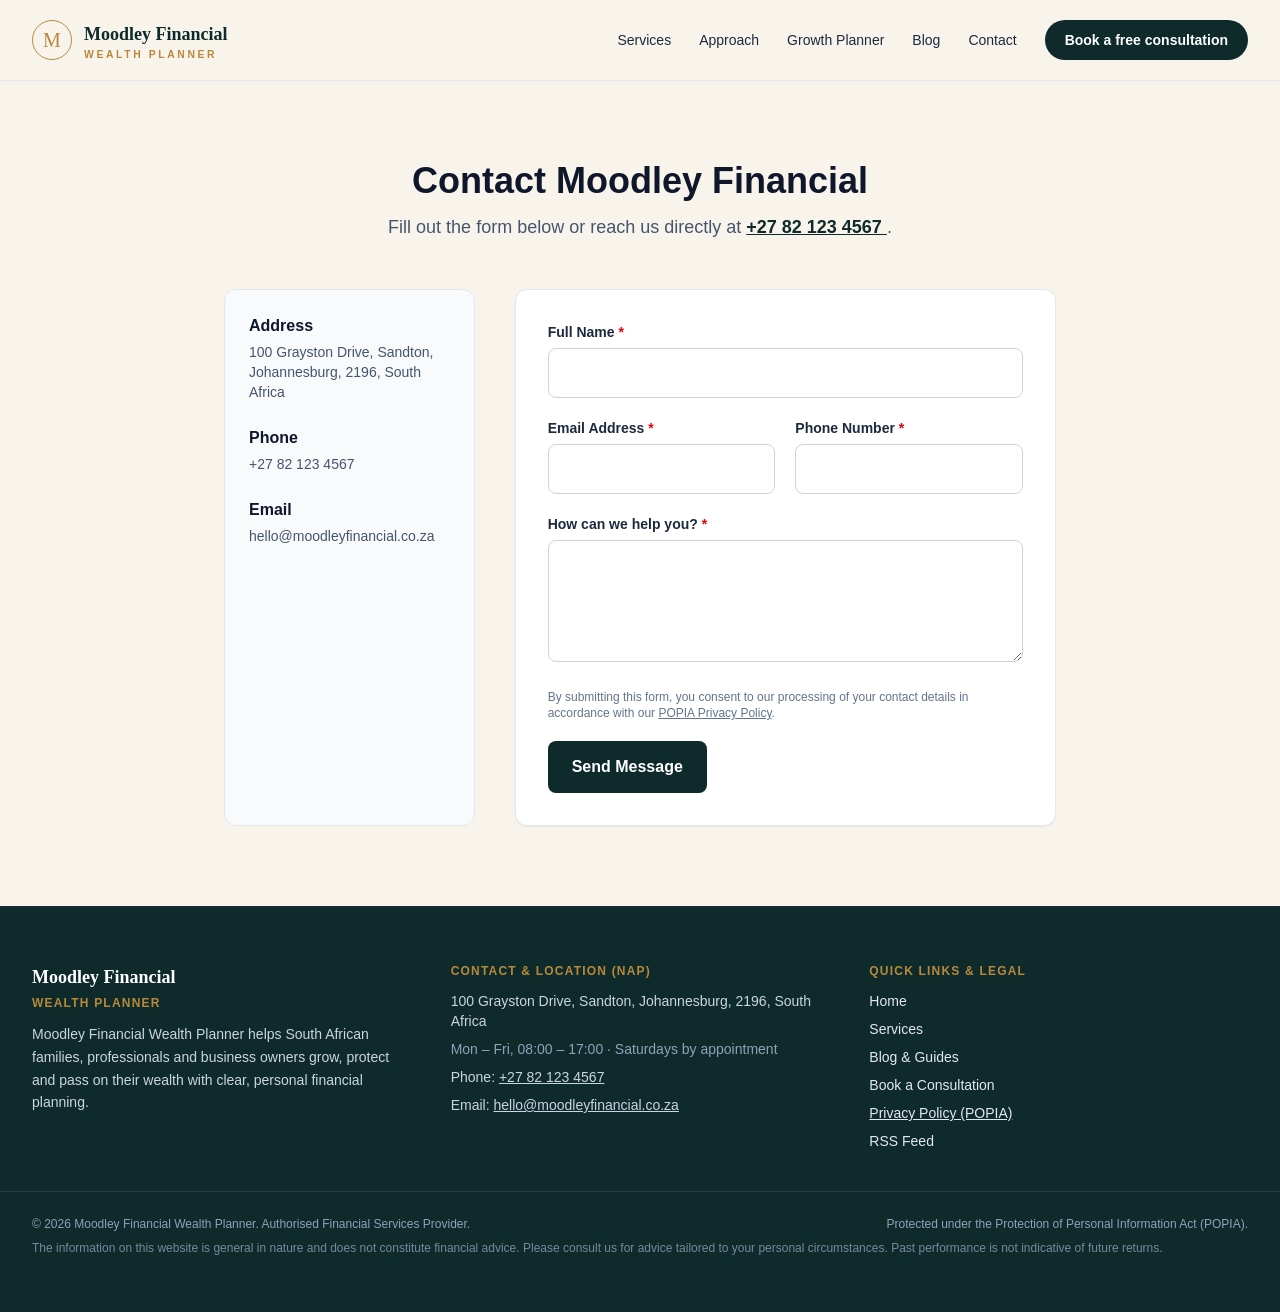
<file: docs/contact/index.html>
<!DOCTYPE html><html lang="en-ZA"> <head><meta charset="utf-8"><meta name="viewport" content="width=device-width, initial-scale=1.0"><title>Contact Us | Moodley Financial</title><meta name="description" content="Get in touch with Moodley Financial at +27 82 123 4567 or send a message for a fast, transparent quote."><link rel="canonical" href="https://moodleyfinancial.co.za/contact"><!-- OpenGraph --><meta property="og:title" content="Contact Us | Moodley Financial"><meta property="og:description" content="Get in touch with Moodley Financial at +27 82 123 4567 or send a message for a fast, transparent quote."><meta property="og:type" content="website"><meta property="og:url" content="https://moodleyfinancial.co.za/contact"><meta property="og:image" content="https://moodleyfinancial.co.za/images/og-default.jpg"><meta property="og:site_name" content="Moodley Financial"><!-- Twitter --><meta name="twitter:card" content="summary_large_image"><meta name="twitter:title" content="Contact Us | Moodley Financial"><meta name="twitter:description" content="Get in touch with Moodley Financial at +27 82 123 4567 or send a message for a fast, transparent quote."><meta name="twitter:image" content="https://moodleyfinancial.co.za/images/og-default.jpg"><!-- RSS Feed --><link rel="alternate" type="application/rss+xml" title="Moodley Financial RSS Feed" href="../rss.xml"><!-- Structured Data --><script type="application/ld+json">{"@context":"https://schema.org","@type":"LocalBusiness","name":"Moodley Financial","description":"Moodley Financial Wealth Planner helps South African families, professionals and business owners grow, protect and pass on their wealth with clear, personal financial planning.","url":"https://moodleyfinancial.co.za","telephone":"+27 82 123 4567","email":"hello@moodleyfinancial.co.za","image":"https://moodleyfinancial.co.za/images/og-default.jpg","address":{"@type":"PostalAddress","streetAddress":"100 Grayston Drive, Sandton, Johannesburg, 2196, South Africa","addressLocality":"Johannesburg","addressRegion":"Gauteng","addressCountry":"ZA"},"sameAs":["https://www.facebook.com/moodleyfinancial","https://www.instagram.com/moodleyfinancial","https://www.linkedin.com/company/moodley-financial"]}</script><link rel="stylesheet" href="../_astro/_slug_.Cq-bGZ1P.css"></head> <body style="--color-primary: #0e2a2b; --color-accent: #b8893b; --color-primary-soft: #1b3d3e; --color-accent-soft: #d9b878; --color-bg: #f8f4ec; --color-surface-alt: #efe6d6; --color-muted: #5d6b69" class="min-h-screen flex flex-col bg-[var(--color-bg)] text-[var(--color-primary)] antialiased"> <header class="sticky top-0 z-40 bg-[var(--color-bg)]/95 backdrop-blur border-b border-slate-200"> <div class="max-w-7xl mx-auto px-4 sm:px-6 lg:px-8 h-20 flex items-center justify-between gap-4"> <a href="../" class="inline-flex items-center gap-3 text-[var(--color-primary)]" aria-label="Moodley Financial home">  <span aria-hidden="true" class="grid size-10 place-items-center rounded-full border border-[var(--color-accent)] font-serif text-xl text-[var(--color-accent)]"> M </span> <span class="leading-tight"> <span class="block font-serif text-lg font-bold text-[var(--color-primary)]"> Moodley Financial </span> <span class="block text-[0.65rem] font-semibold uppercase tracking-[0.25em] text-[var(--color-accent)]"> Wealth Planner </span> </span>  </a> <nav aria-label="Primary Navigation"> <ul class="flex flex-wrap items-center gap-5 sm:gap-7 text-sm font-medium text-slate-800"> <li> <a href="../#services" class="hover:text-[var(--color-accent)] transition-colors">
Services
</a> </li> <li> <a href="../#approach" class="hidden md:inline hover:text-[var(--color-accent)] transition-colors">
Approach
</a> </li> <li> <a href="../#planner" class="hidden md:inline hover:text-[var(--color-accent)] transition-colors">
Growth Planner
</a> </li> <li> <a href="../blog/" class="hover:text-[var(--color-accent)] transition-colors">
Blog
</a> </li> <li> <a href="../contact/" class="hover:text-[var(--color-accent)] transition-colors">
Contact
</a> </li> <li> <a href="../contact/" class="inline-flex items-center justify-center px-5 py-2.5 rounded-full text-white font-semibold bg-[var(--color-primary)] hover:opacity-90 transition-opacity"> Book a free consultation </a> </li> </ul> </nav> </div> </header> <main class="flex-1">  <section class="py-16 sm:py-20"> <div class="max-w-4xl mx-auto px-4 sm:px-6 lg:px-8"> <div class="text-center max-w-2xl mx-auto"> <h1 class="text-3xl sm:text-4xl font-extrabold text-slate-900">
Contact Moodley Financial </h1> <p class="mt-3 text-lg text-slate-600">
Fill out the form below or reach us directly at  <a href="tel:+27821234567" class="font-semibold text-[var(--color-primary)] underline"> +27 82 123 4567 </a>
.
</p> </div> <div class="mt-12 grid grid-cols-1 md:grid-cols-3 gap-10"> <aside aria-label="Direct Contact Details" class="space-y-6 bg-slate-50 p-6 rounded-xl border border-slate-200"> <div> <h2 class="text-base font-bold text-slate-900">Address</h2> <p class="mt-1 text-sm text-slate-600">100 Grayston Drive, Sandton, Johannesburg, 2196, South Africa</p> </div> <div> <h2 class="text-base font-bold text-slate-900">Phone</h2> <p class="mt-1 text-sm text-slate-600"> <a href="tel:+27821234567" class="hover:underline"> +27 82 123 4567 </a> </p> </div> <div> <h2 class="text-base font-bold text-slate-900">Email</h2> <p class="mt-1 text-sm text-slate-600"> <a href="mailto:hello@moodleyfinancial.co.za" class="hover:underline"> hello@moodleyfinancial.co.za </a> </p> </div> </aside> <div class="md:col-span-2 bg-white p-6 sm:p-8 rounded-xl border border-slate-200 shadow-xs"> <form data-contact-form action="https://n8n.moodleyfinancial.co.za/webhook/contact" method="POST" class="space-y-5"> <input type="hidden" name="clientId" value="moodley_financial"> <!-- Honeypot field for bot filtering --> <div class="visually-hidden" aria-hidden="true"> <label for="contact-gotcha">Do not fill this out if you are human</label> <input type="text" id="contact-gotcha" name="_gotcha" tabindex="-1" autocomplete="off"> </div> <div> <label for="contact-name" class="block text-sm font-semibold text-slate-800 mb-1.5">
Full Name <span aria-hidden="true" class="text-red-600">*</span> </label> <input type="text" id="contact-name" name="name" required autocomplete="name" enterkeyhint="next" class="w-full rounded-lg border border-slate-300 px-3.5 py-3 text-base text-slate-900 min-h-[48px]"> </div> <div class="grid grid-cols-1 sm:grid-cols-2 gap-5"> <div> <label for="contact-email" class="block text-sm font-semibold text-slate-800 mb-1.5">
Email Address <span aria-hidden="true" class="text-red-600">*</span> </label> <input type="email" id="contact-email" name="email" required autocomplete="email" inputmode="email" autocorrect="off" autocapitalize="off" spellcheck="false" enterkeyhint="next" class="w-full rounded-lg border border-slate-300 px-3.5 py-3 text-base text-slate-900 min-h-[48px]"> </div> <div> <label for="contact-phone" class="block text-sm font-semibold text-slate-800 mb-1.5">
Phone Number <span aria-hidden="true" class="text-red-600">*</span> </label> <input type="tel" id="contact-phone" name="phone" required autocomplete="tel" inputmode="tel" enterkeyhint="next" class="w-full rounded-lg border border-slate-300 px-3.5 py-3 text-base text-slate-900 min-h-[48px]"> </div> </div> <div> <label for="contact-message" class="block text-sm font-semibold text-slate-800 mb-1.5">
How can we help you? <span aria-hidden="true" class="text-red-600">*</span> </label> <textarea id="contact-message" name="message" rows="4" required class="w-full rounded-lg border border-slate-300 px-3.5 py-3 text-base text-slate-900"></textarea> </div>  <p class="text-xs text-slate-500">
By submitting this form, you consent to our processing of your contact details in accordance with our  <a href="../privacy/" class="underline hover:text-slate-800">POPIA Privacy Policy</a>.
</p> <div aria-live="polite"> <p data-contact-status="success" hidden class="p-4 rounded-lg bg-emerald-50 border border-emerald-200 text-emerald-800 text-sm font-medium">
Thank you! Your message has been sent. Our team will get back to you shortly.
</p> <p data-contact-status="error" hidden class="p-4 rounded-lg bg-red-50 border border-red-200 text-red-800 text-sm font-medium">
Sorry, we could not send your message right now. Please call or email us directly.
</p> </div> <button type="submit" class="w-full sm:w-auto inline-flex items-center justify-center px-6 py-3.5 rounded-lg text-base font-semibold text-white bg-[var(--color-primary)] hover:opacity-90 transition-opacity min-h-[48px] cursor-pointer">
Send Message
</button> </form> </div> </div> </div> </section> <script type="module">const t=document.querySelector("form[data-contact-form]"),o=document.querySelector('[data-contact-status="success"]'),s=document.querySelector('[data-contact-status="error"]');t&&t.addEventListener("submit",async a=>{a.preventDefault();const e=t.querySelector('button[type="submit"]');e&&(e.disabled=!0),o&&(o.hidden=!0),s&&(s.hidden=!0);try{const r=new FormData(t),c=Object.fromEntries(r.entries()),n=await fetch(t.action,{method:"POST",headers:{"Content-Type":"application/json",Accept:"application/json"},body:JSON.stringify(c)});if(!n.ok)throw new Error(`HTTP ${n.status}`);t.reset(),o&&(o.hidden=!1)}catch{s&&(s.hidden=!1)}finally{e&&(e.disabled=!1)}});</script>  </main> <footer class="bg-[var(--color-primary)] text-slate-200 py-14 border-t border-slate-800"> <div class="max-w-7xl mx-auto px-4 sm:px-6 lg:px-8 grid grid-cols-1 md:grid-cols-3 gap-10"> <div> <p class="text-lg font-serif font-bold text-white">Moodley Financial</p> <p class="mt-1 text-xs font-semibold uppercase tracking-widest text-[var(--color-accent)]"> Wealth Planner </p> <p class="mt-3 text-sm text-slate-300 leading-relaxed">Moodley Financial Wealth Planner helps South African families, professionals and business owners grow, protect and pass on their wealth with clear, personal financial planning.</p> </div> <div> <p class="text-xs font-semibold uppercase tracking-widest text-[var(--color-accent)]">
Contact &amp; Location (NAP)
</p> <address class="mt-3 not-italic text-sm space-y-2 text-slate-300"> <p>100 Grayston Drive, Sandton, Johannesburg, 2196, South Africa</p> <p class="text-slate-400">Mon – Fri, 08:00 – 17:00 · Saturdays by appointment</p> <p>
Phone:  <a href="tel:+27821234567" class="hover:text-white underline"> +27 82 123 4567 </a> </p> <p>
Email:  <a href="mailto:hello@moodleyfinancial.co.za" class="hover:text-white underline"> hello@moodleyfinancial.co.za </a> </p> </address> </div> <div> <p class="text-xs font-semibold uppercase tracking-widest text-[var(--color-accent)]">
Quick Links &amp; Legal
</p> <ul class="mt-3 space-y-2 text-sm"> <li> <a href="../" class="hover:text-white transition-colors">Home</a> </li> <li> <a href="../#services" class="hover:text-white transition-colors">Services</a> </li> <li> <a href="../blog/" class="hover:text-white transition-colors">Blog &amp; Guides</a> </li> <li> <a href="../contact/" class="hover:text-white transition-colors">Book a Consultation</a> </li> <li> <a href="../privacy/" class="hover:text-white underline transition-colors">
Privacy Policy (POPIA)
</a> </li> <li> <a href="../rss.xml" class="hover:text-white transition-colors">RSS Feed</a> </li> </ul> </div> </div> <div class="max-w-7xl mx-auto px-4 sm:px-6 lg:px-8 mt-10 pt-6 border-t border-white/10 text-xs text-slate-400 space-y-2"> <div class="flex flex-col sm:flex-row justify-between items-start sm:items-center gap-4"> <p>
&copy; 2026 Moodley Financial Wealth Planner.  <span>Authorised Financial Services Provider.</span> </p> <p>Protected under the Protection of Personal Information Act (POPIA).</p> </div> <p class="text-slate-400/80">The information on this website is general in nature and does not constitute financial advice. Please consult us for advice tailored to your personal circumstances. Past performance is not indicative of future returns.</p> </div> </footer> </body></html>
</file>
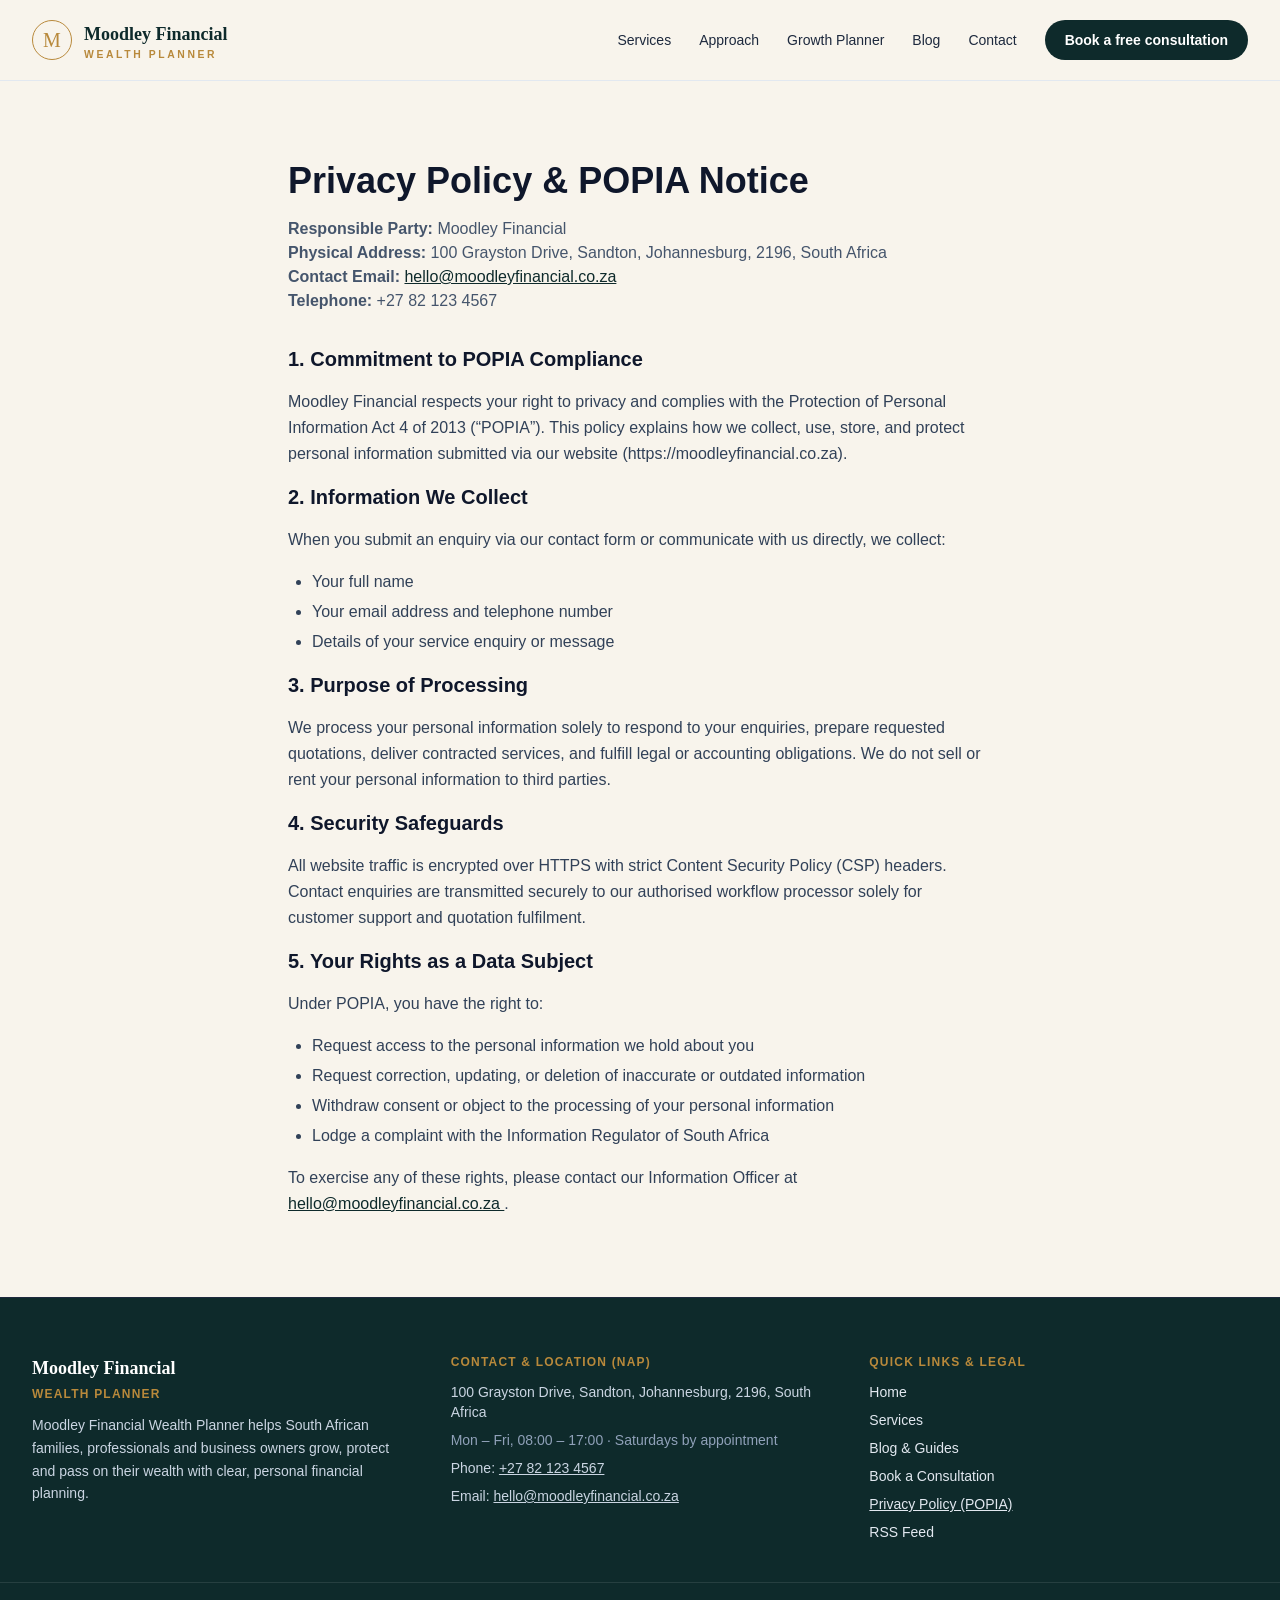
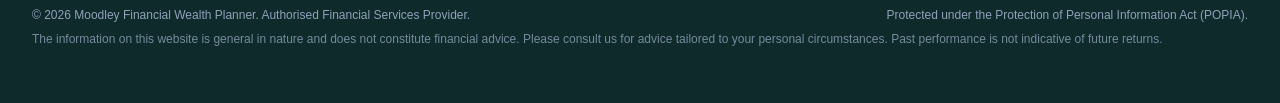
<file: docs/privacy/index.html>
<!DOCTYPE html><html lang="en-ZA"> <head><meta charset="utf-8"><meta name="viewport" content="width=device-width, initial-scale=1.0"><title>Privacy Policy &amp; POPIA Compliance | Moodley Financial</title><meta name="description" content="How Moodley Financial collects, processes, and protects your personal information in compliance with the Protection of Personal Information Act (POPIA)."><link rel="canonical" href="https://moodleyfinancial.co.za/privacy"><!-- OpenGraph --><meta property="og:title" content="Privacy Policy &#38; POPIA Compliance | Moodley Financial"><meta property="og:description" content="How Moodley Financial collects, processes, and protects your personal information in compliance with the Protection of Personal Information Act (POPIA)."><meta property="og:type" content="website"><meta property="og:url" content="https://moodleyfinancial.co.za/privacy"><meta property="og:image" content="https://moodleyfinancial.co.za/images/og-default.jpg"><meta property="og:site_name" content="Moodley Financial"><!-- Twitter --><meta name="twitter:card" content="summary_large_image"><meta name="twitter:title" content="Privacy Policy &#38; POPIA Compliance | Moodley Financial"><meta name="twitter:description" content="How Moodley Financial collects, processes, and protects your personal information in compliance with the Protection of Personal Information Act (POPIA)."><meta name="twitter:image" content="https://moodleyfinancial.co.za/images/og-default.jpg"><!-- RSS Feed --><link rel="alternate" type="application/rss+xml" title="Moodley Financial RSS Feed" href="../rss.xml"><!-- Structured Data --><script type="application/ld+json">{"@context":"https://schema.org","@type":"LocalBusiness","name":"Moodley Financial","description":"Moodley Financial Wealth Planner helps South African families, professionals and business owners grow, protect and pass on their wealth with clear, personal financial planning.","url":"https://moodleyfinancial.co.za","telephone":"+27 82 123 4567","email":"hello@moodleyfinancial.co.za","image":"https://moodleyfinancial.co.za/images/og-default.jpg","address":{"@type":"PostalAddress","streetAddress":"100 Grayston Drive, Sandton, Johannesburg, 2196, South Africa","addressLocality":"Johannesburg","addressRegion":"Gauteng","addressCountry":"ZA"},"sameAs":["https://www.facebook.com/moodleyfinancial","https://www.instagram.com/moodleyfinancial","https://www.linkedin.com/company/moodley-financial"]}</script><link rel="stylesheet" href="../_astro/_slug_.Cq-bGZ1P.css"></head> <body style="--color-primary: #0e2a2b; --color-accent: #b8893b; --color-primary-soft: #1b3d3e; --color-accent-soft: #d9b878; --color-bg: #f8f4ec; --color-surface-alt: #efe6d6; --color-muted: #5d6b69" class="min-h-screen flex flex-col bg-[var(--color-bg)] text-[var(--color-primary)] antialiased"> <header class="sticky top-0 z-40 bg-[var(--color-bg)]/95 backdrop-blur border-b border-slate-200"> <div class="max-w-7xl mx-auto px-4 sm:px-6 lg:px-8 h-20 flex items-center justify-between gap-4"> <a href="../" class="inline-flex items-center gap-3 text-[var(--color-primary)]" aria-label="Moodley Financial home">  <span aria-hidden="true" class="grid size-10 place-items-center rounded-full border border-[var(--color-accent)] font-serif text-xl text-[var(--color-accent)]"> M </span> <span class="leading-tight"> <span class="block font-serif text-lg font-bold text-[var(--color-primary)]"> Moodley Financial </span> <span class="block text-[0.65rem] font-semibold uppercase tracking-[0.25em] text-[var(--color-accent)]"> Wealth Planner </span> </span>  </a> <nav aria-label="Primary Navigation"> <ul class="flex flex-wrap items-center gap-5 sm:gap-7 text-sm font-medium text-slate-800"> <li> <a href="../#services" class="hover:text-[var(--color-accent)] transition-colors">
Services
</a> </li> <li> <a href="../#approach" class="hidden md:inline hover:text-[var(--color-accent)] transition-colors">
Approach
</a> </li> <li> <a href="../#planner" class="hidden md:inline hover:text-[var(--color-accent)] transition-colors">
Growth Planner
</a> </li> <li> <a href="../blog/" class="hover:text-[var(--color-accent)] transition-colors">
Blog
</a> </li> <li> <a href="../contact/" class="hover:text-[var(--color-accent)] transition-colors">
Contact
</a> </li> <li> <a href="../contact/" class="inline-flex items-center justify-center px-5 py-2.5 rounded-full text-white font-semibold bg-[var(--color-primary)] hover:opacity-90 transition-opacity"> Book a free consultation </a> </li> </ul> </nav> </div> </header> <main class="flex-1">  <article class="py-16 sm:py-20 max-w-3xl mx-auto px-4 sm:px-6 lg:px-8 prose prose-slate"> <h1 class="text-3xl sm:text-4xl font-extrabold text-slate-900">
Privacy Policy &amp; POPIA Notice
</h1> <p class="mt-4 text-slate-600"> <strong>Responsible Party:</strong> Moodley Financial<br> <strong>Physical Address:</strong> 100 Grayston Drive, Sandton, Johannesburg, 2196, South Africa<br> <strong>Contact Email:</strong>  <a href="mailto:hello@moodleyfinancial.co.za" class="text-[var(--color-primary)] underline"> hello@moodleyfinancial.co.za </a> <br> <strong>Telephone:</strong> +27 82 123 4567 </p> <section class="mt-8 space-y-4 text-slate-700 leading-relaxed"> <h2 class="text-xl font-bold text-slate-900">1. Commitment to POPIA Compliance</h2> <p> Moodley Financial respects your right to privacy and complies with the Protection of Personal
        Information Act 4 of 2013 (&ldquo;POPIA&rdquo;). This policy explains how we collect, use,
        store, and protect personal information submitted via our website (https://moodleyfinancial.co.za).
</p> <h2 class="text-xl font-bold text-slate-900">2. Information We Collect</h2> <p>
When you submit an enquiry via our contact form or communicate with us directly, we collect:
</p> <ul class="list-disc pl-6 space-y-1"> <li>Your full name</li> <li>Your email address and telephone number</li> <li>Details of your service enquiry or message</li> </ul> <h2 class="text-xl font-bold text-slate-900">3. Purpose of Processing</h2> <p>
We process your personal information solely to respond to your enquiries, prepare requested
        quotations, deliver contracted services, and fulfill legal or accounting obligations. We do
        not sell or rent your personal information to third parties.
</p> <h2 class="text-xl font-bold text-slate-900">4. Security Safeguards</h2> <p>
All website traffic is encrypted over HTTPS with strict Content Security Policy (CSP) headers.
        Contact enquiries are transmitted securely to our authorised workflow processor solely for
        customer support and quotation fulfilment.
</p> <h2 class="text-xl font-bold text-slate-900">5. Your Rights as a Data Subject</h2> <p>Under POPIA, you have the right to:</p> <ul class="list-disc pl-6 space-y-1"> <li>Request access to the personal information we hold about you</li> <li>Request correction, updating, or deletion of inaccurate or outdated information</li> <li>Withdraw consent or object to the processing of your personal information</li> <li>Lodge a complaint with the Information Regulator of South Africa</li> </ul> <p>
To exercise any of these rights, please contact our Information Officer at  <a href="mailto:hello@moodleyfinancial.co.za" class="text-[var(--color-primary)] underline"> hello@moodleyfinancial.co.za </a>
.
</p> </section> </article>  </main> <footer class="bg-[var(--color-primary)] text-slate-200 py-14 border-t border-slate-800"> <div class="max-w-7xl mx-auto px-4 sm:px-6 lg:px-8 grid grid-cols-1 md:grid-cols-3 gap-10"> <div> <p class="text-lg font-serif font-bold text-white">Moodley Financial</p> <p class="mt-1 text-xs font-semibold uppercase tracking-widest text-[var(--color-accent)]"> Wealth Planner </p> <p class="mt-3 text-sm text-slate-300 leading-relaxed">Moodley Financial Wealth Planner helps South African families, professionals and business owners grow, protect and pass on their wealth with clear, personal financial planning.</p> </div> <div> <p class="text-xs font-semibold uppercase tracking-widest text-[var(--color-accent)]">
Contact &amp; Location (NAP)
</p> <address class="mt-3 not-italic text-sm space-y-2 text-slate-300"> <p>100 Grayston Drive, Sandton, Johannesburg, 2196, South Africa</p> <p class="text-slate-400">Mon – Fri, 08:00 – 17:00 · Saturdays by appointment</p> <p>
Phone:  <a href="tel:+27821234567" class="hover:text-white underline"> +27 82 123 4567 </a> </p> <p>
Email:  <a href="mailto:hello@moodleyfinancial.co.za" class="hover:text-white underline"> hello@moodleyfinancial.co.za </a> </p> </address> </div> <div> <p class="text-xs font-semibold uppercase tracking-widest text-[var(--color-accent)]">
Quick Links &amp; Legal
</p> <ul class="mt-3 space-y-2 text-sm"> <li> <a href="../" class="hover:text-white transition-colors">Home</a> </li> <li> <a href="../#services" class="hover:text-white transition-colors">Services</a> </li> <li> <a href="../blog/" class="hover:text-white transition-colors">Blog &amp; Guides</a> </li> <li> <a href="../contact/" class="hover:text-white transition-colors">Book a Consultation</a> </li> <li> <a href="../privacy/" class="hover:text-white underline transition-colors">
Privacy Policy (POPIA)
</a> </li> <li> <a href="../rss.xml" class="hover:text-white transition-colors">RSS Feed</a> </li> </ul> </div> </div> <div class="max-w-7xl mx-auto px-4 sm:px-6 lg:px-8 mt-10 pt-6 border-t border-white/10 text-xs text-slate-400 space-y-2"> <div class="flex flex-col sm:flex-row justify-between items-start sm:items-center gap-4"> <p>
&copy; 2026 Moodley Financial Wealth Planner.  <span>Authorised Financial Services Provider.</span> </p> <p>Protected under the Protection of Personal Information Act (POPIA).</p> </div> <p class="text-slate-400/80">The information on this website is general in nature and does not constitute financial advice. Please consult us for advice tailored to your personal circumstances. Past performance is not indicative of future returns.</p> </div> </footer> </body></html>
</file>
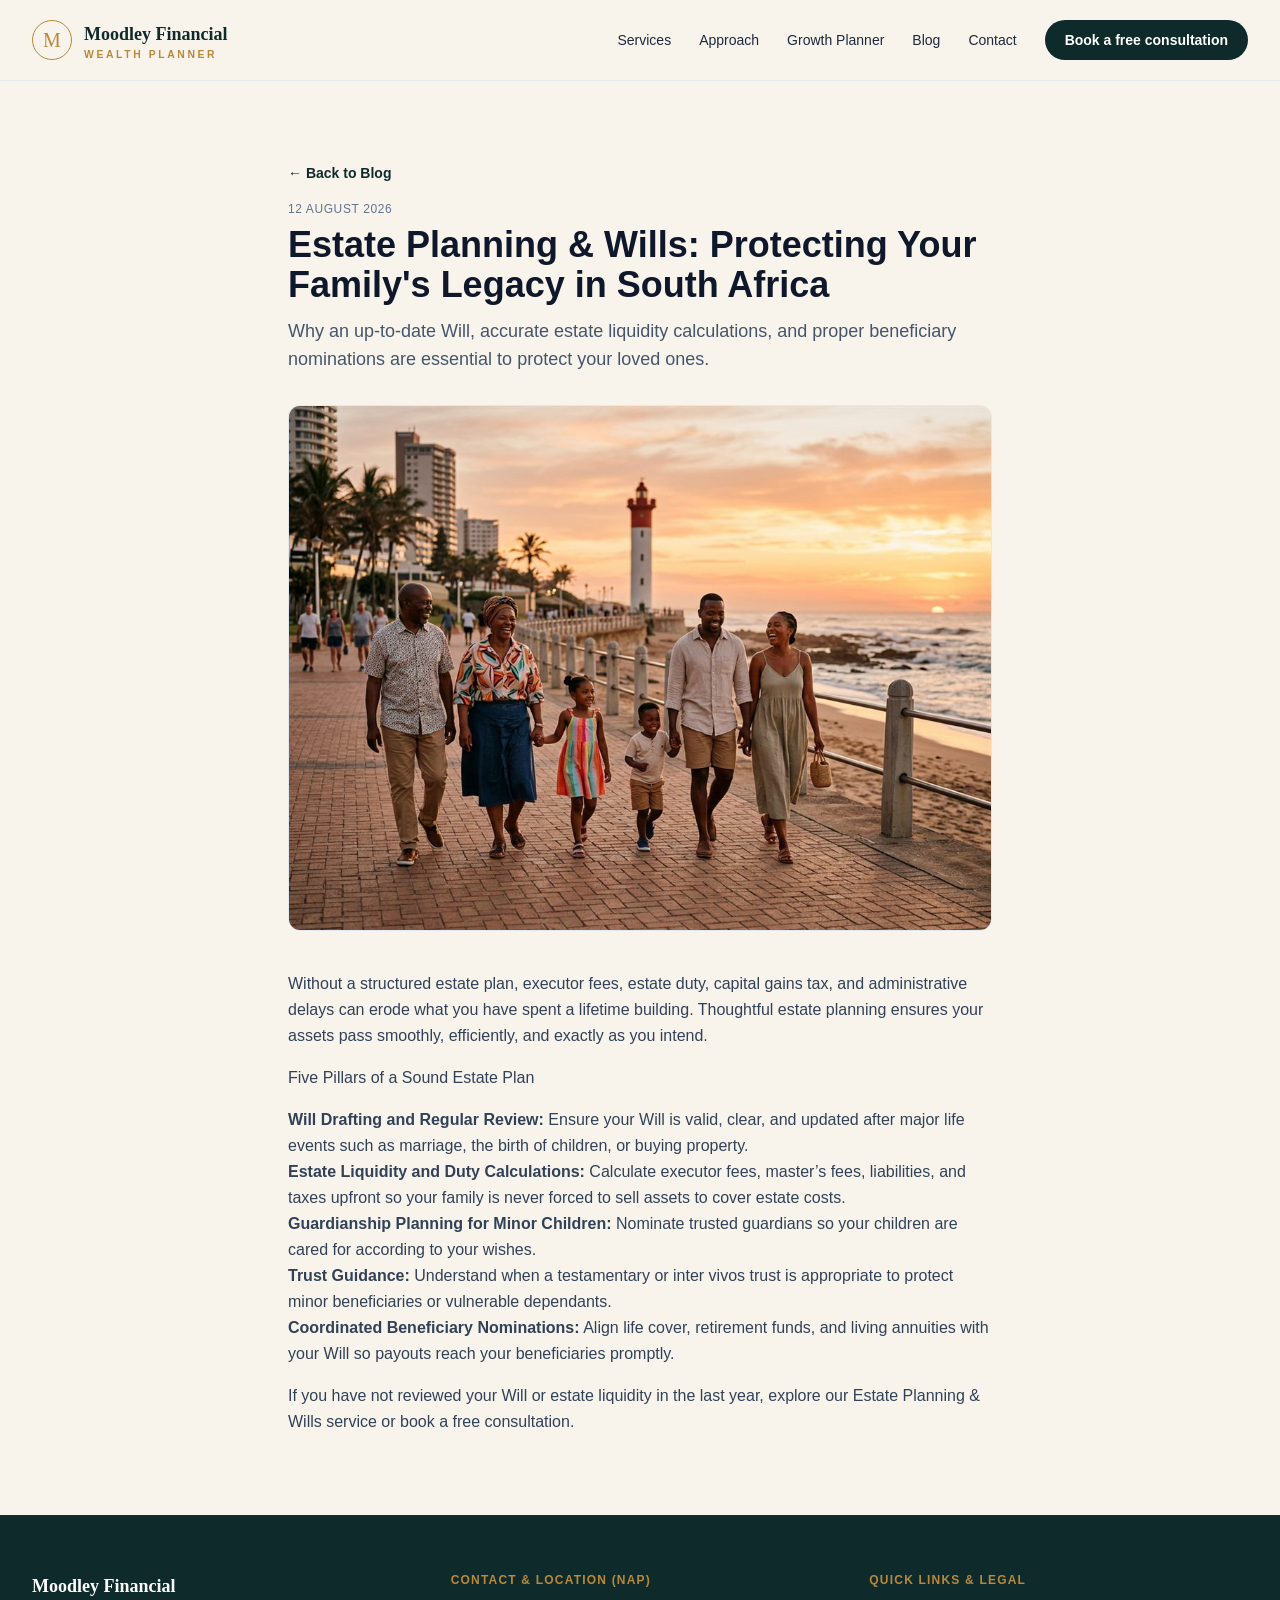
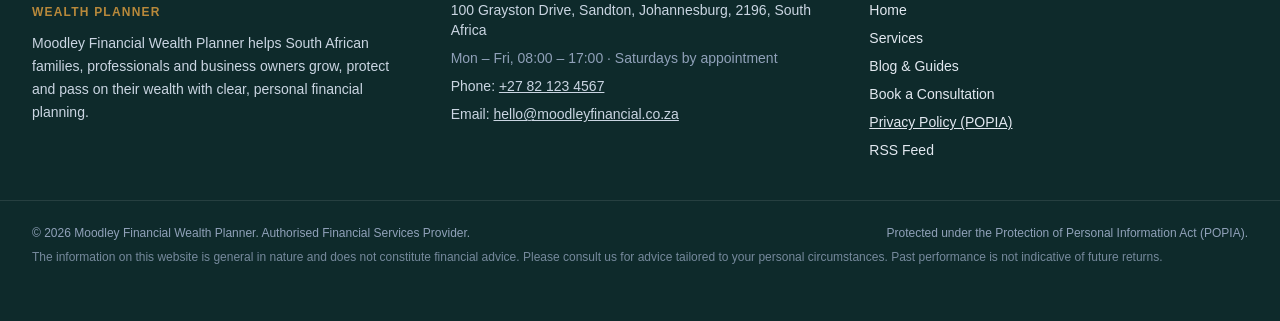
<file: docs/blog/estate-planning-wills-checklist/index.html>
<!DOCTYPE html><html lang="en-ZA"> <head><meta charset="utf-8"><meta name="viewport" content="width=device-width, initial-scale=1.0"><title>Estate Planning &amp; Wills: Protecting Your Family&#39;s Legacy in South Africa | Moodley Financial</title><meta name="description" content="Why an up-to-date Will, accurate estate liquidity calculations, and proper beneficiary nominations are essential to protect your loved ones."><link rel="canonical" href="https://moodleyfinancial.co.za/blog/estate-planning-wills-checklist"><!-- OpenGraph --><meta property="og:title" content="Estate Planning &#38; Wills: Protecting Your Family's Legacy in South Africa | Moodley Financial"><meta property="og:description" content="Why an up-to-date Will, accurate estate liquidity calculations, and proper beneficiary nominations are essential to protect your loved ones."><meta property="og:type" content="article"><meta property="og:url" content="https://moodleyfinancial.co.za/blog/estate-planning-wills-checklist"><meta property="og:image" content="https://moodleyfinancial.co.za/images/blog/estate-planning.jpg"><meta property="og:site_name" content="Moodley Financial"><!-- Twitter --><meta name="twitter:card" content="summary_large_image"><meta name="twitter:title" content="Estate Planning &#38; Wills: Protecting Your Family's Legacy in South Africa | Moodley Financial"><meta name="twitter:description" content="Why an up-to-date Will, accurate estate liquidity calculations, and proper beneficiary nominations are essential to protect your loved ones."><meta name="twitter:image" content="https://moodleyfinancial.co.za/images/blog/estate-planning.jpg"><!-- RSS Feed --><link rel="alternate" type="application/rss+xml" title="Moodley Financial RSS Feed" href="../../rss.xml"><!-- Structured Data --><script type="application/ld+json">{"@context":"https://schema.org","@type":"LocalBusiness","name":"Moodley Financial","description":"Moodley Financial Wealth Planner helps South African families, professionals and business owners grow, protect and pass on their wealth with clear, personal financial planning.","url":"https://moodleyfinancial.co.za","telephone":"+27 82 123 4567","email":"hello@moodleyfinancial.co.za","image":"https://moodleyfinancial.co.za/images/blog/estate-planning.jpg","address":{"@type":"PostalAddress","streetAddress":"100 Grayston Drive, Sandton, Johannesburg, 2196, South Africa","addressLocality":"Johannesburg","addressRegion":"Gauteng","addressCountry":"ZA"},"sameAs":["https://www.facebook.com/moodleyfinancial","https://www.instagram.com/moodleyfinancial","https://www.linkedin.com/company/moodley-financial"]}</script><script type="application/ld+json">{"@context":"https://schema.org","@type":"BlogPosting","headline":"Estate Planning & Wills: Protecting Your Family's Legacy in South Africa","description":"Why an up-to-date Will, accurate estate liquidity calculations, and proper beneficiary nominations are essential to protect your loved ones.","datePublished":"2026-08-12T00:00:00.000Z","url":"https://moodleyfinancial.co.za/blog/estate-planning-wills-checklist","image":"https://moodleyfinancial.co.za/images/blog/estate-planning.jpg","author":{"@type":"Organization","name":"Moodley Financial","url":"https://moodleyfinancial.co.za"},"publisher":{"@type":"Organization","name":"Moodley Financial","url":"https://moodleyfinancial.co.za"}}</script><link rel="stylesheet" href="../../_astro/_slug_.Cq-bGZ1P.css"></head> <body style="--color-primary: #0e2a2b; --color-accent: #b8893b; --color-primary-soft: #1b3d3e; --color-accent-soft: #d9b878; --color-bg: #f8f4ec; --color-surface-alt: #efe6d6; --color-muted: #5d6b69" class="min-h-screen flex flex-col bg-[var(--color-bg)] text-[var(--color-primary)] antialiased"> <header class="sticky top-0 z-40 bg-[var(--color-bg)]/95 backdrop-blur border-b border-slate-200"> <div class="max-w-7xl mx-auto px-4 sm:px-6 lg:px-8 h-20 flex items-center justify-between gap-4"> <a href="../../" class="inline-flex items-center gap-3 text-[var(--color-primary)]" aria-label="Moodley Financial home">  <span aria-hidden="true" class="grid size-10 place-items-center rounded-full border border-[var(--color-accent)] font-serif text-xl text-[var(--color-accent)]"> M </span> <span class="leading-tight"> <span class="block font-serif text-lg font-bold text-[var(--color-primary)]"> Moodley Financial </span> <span class="block text-[0.65rem] font-semibold uppercase tracking-[0.25em] text-[var(--color-accent)]"> Wealth Planner </span> </span>  </a> <nav aria-label="Primary Navigation"> <ul class="flex flex-wrap items-center gap-5 sm:gap-7 text-sm font-medium text-slate-800"> <li> <a href="../../#services" class="hover:text-[var(--color-accent)] transition-colors">
Services
</a> </li> <li> <a href="../../#approach" class="hidden md:inline hover:text-[var(--color-accent)] transition-colors">
Approach
</a> </li> <li> <a href="../../#planner" class="hidden md:inline hover:text-[var(--color-accent)] transition-colors">
Growth Planner
</a> </li> <li> <a href="../../blog/" class="hover:text-[var(--color-accent)] transition-colors">
Blog
</a> </li> <li> <a href="../../contact/" class="hover:text-[var(--color-accent)] transition-colors">
Contact
</a> </li> <li> <a href="../../contact/" class="inline-flex items-center justify-center px-5 py-2.5 rounded-full text-white font-semibold bg-[var(--color-primary)] hover:opacity-90 transition-opacity"> Book a free consultation </a> </li> </ul> </nav> </div> </header> <main class="flex-1">  <article class="py-16 sm:py-20 max-w-3xl mx-auto px-4 sm:px-6 lg:px-8"> <header class="mb-10"> <a href="../../blog/" class="text-sm font-semibold text-[var(--color-primary)] hover:underline">
&larr; Back to Blog
</a> <time datetime="2026-08-12T00:00:00.000Z" class="block mt-4 text-xs font-medium text-slate-500 uppercase tracking-wider"> 12 August 2026 </time> <h1 class="mt-2 text-3xl sm:text-4xl font-extrabold text-slate-900"> Estate Planning &amp; Wills: Protecting Your Family&#39;s Legacy in South Africa </h1> <p class="mt-3 text-lg text-slate-600">Why an up-to-date Will, accurate estate liquidity calculations, and proper beneficiary nominations are essential to protect your loved ones.</p> <figure class="mt-8 rounded-xl overflow-hidden border border-slate-200 bg-slate-100"> <img src="../../images/blog/estate-planning.jpg" alt="Estate Planning &#38; Wills: Protecting Your Family's Legacy in South Africa" width="800" height="450" fetchpriority="high" class="w-full h-auto object-cover"> </figure> </header> <div class="prose prose-slate max-w-none space-y-4 text-slate-700 leading-relaxed"> <p>Without a structured estate plan, executor fees, estate duty, capital gains tax, and administrative delays can erode what you have spent a lifetime building. Thoughtful estate planning ensures your assets pass smoothly, efficiently, and exactly as you intend.</p>
<h2 id="five-pillars-of-a-sound-estate-plan">Five Pillars of a Sound Estate Plan</h2>
<ol>
<li><strong>Will Drafting and Regular Review:</strong> Ensure your Will is valid, clear, and updated after major life events such as marriage, the birth of children, or buying property.</li>
<li><strong>Estate Liquidity and Duty Calculations:</strong> Calculate executor fees, master’s fees, liabilities, and taxes upfront so your family is never forced to sell assets to cover estate costs.</li>
<li><strong>Guardianship Planning for Minor Children:</strong> Nominate trusted guardians so your children are cared for according to your wishes.</li>
<li><strong>Trust Guidance:</strong> Understand when a testamentary or inter vivos trust is appropriate to protect minor beneficiaries or vulnerable dependants.</li>
<li><strong>Coordinated Beneficiary Nominations:</strong> Align life cover, retirement funds, and living annuities with your Will so payouts reach your beneficiaries promptly.</li>
</ol>
<p>If you have not reviewed your Will or estate liquidity in the last year, explore our <a href="../../services/estate-planning/">Estate Planning &#x26; Wills service</a> or <a href="../../contact/">book a free consultation</a>.</p> </div> </article>  </main> <footer class="bg-[var(--color-primary)] text-slate-200 py-14 border-t border-slate-800"> <div class="max-w-7xl mx-auto px-4 sm:px-6 lg:px-8 grid grid-cols-1 md:grid-cols-3 gap-10"> <div> <p class="text-lg font-serif font-bold text-white">Moodley Financial</p> <p class="mt-1 text-xs font-semibold uppercase tracking-widest text-[var(--color-accent)]"> Wealth Planner </p> <p class="mt-3 text-sm text-slate-300 leading-relaxed">Moodley Financial Wealth Planner helps South African families, professionals and business owners grow, protect and pass on their wealth with clear, personal financial planning.</p> </div> <div> <p class="text-xs font-semibold uppercase tracking-widest text-[var(--color-accent)]">
Contact &amp; Location (NAP)
</p> <address class="mt-3 not-italic text-sm space-y-2 text-slate-300"> <p>100 Grayston Drive, Sandton, Johannesburg, 2196, South Africa</p> <p class="text-slate-400">Mon – Fri, 08:00 – 17:00 · Saturdays by appointment</p> <p>
Phone:  <a href="tel:+27821234567" class="hover:text-white underline"> +27 82 123 4567 </a> </p> <p>
Email:  <a href="mailto:hello@moodleyfinancial.co.za" class="hover:text-white underline"> hello@moodleyfinancial.co.za </a> </p> </address> </div> <div> <p class="text-xs font-semibold uppercase tracking-widest text-[var(--color-accent)]">
Quick Links &amp; Legal
</p> <ul class="mt-3 space-y-2 text-sm"> <li> <a href="../../" class="hover:text-white transition-colors">Home</a> </li> <li> <a href="../../#services" class="hover:text-white transition-colors">Services</a> </li> <li> <a href="../../blog/" class="hover:text-white transition-colors">Blog &amp; Guides</a> </li> <li> <a href="../../contact/" class="hover:text-white transition-colors">Book a Consultation</a> </li> <li> <a href="../../privacy/" class="hover:text-white underline transition-colors">
Privacy Policy (POPIA)
</a> </li> <li> <a href="../../rss.xml" class="hover:text-white transition-colors">RSS Feed</a> </li> </ul> </div> </div> <div class="max-w-7xl mx-auto px-4 sm:px-6 lg:px-8 mt-10 pt-6 border-t border-white/10 text-xs text-slate-400 space-y-2"> <div class="flex flex-col sm:flex-row justify-between items-start sm:items-center gap-4"> <p>
&copy; 2026 Moodley Financial Wealth Planner.  <span>Authorised Financial Services Provider.</span> </p> <p>Protected under the Protection of Personal Information Act (POPIA).</p> </div> <p class="text-slate-400/80">The information on this website is general in nature and does not constitute financial advice. Please consult us for advice tailored to your personal circumstances. Past performance is not indicative of future returns.</p> </div> </footer> </body></html>
</file>
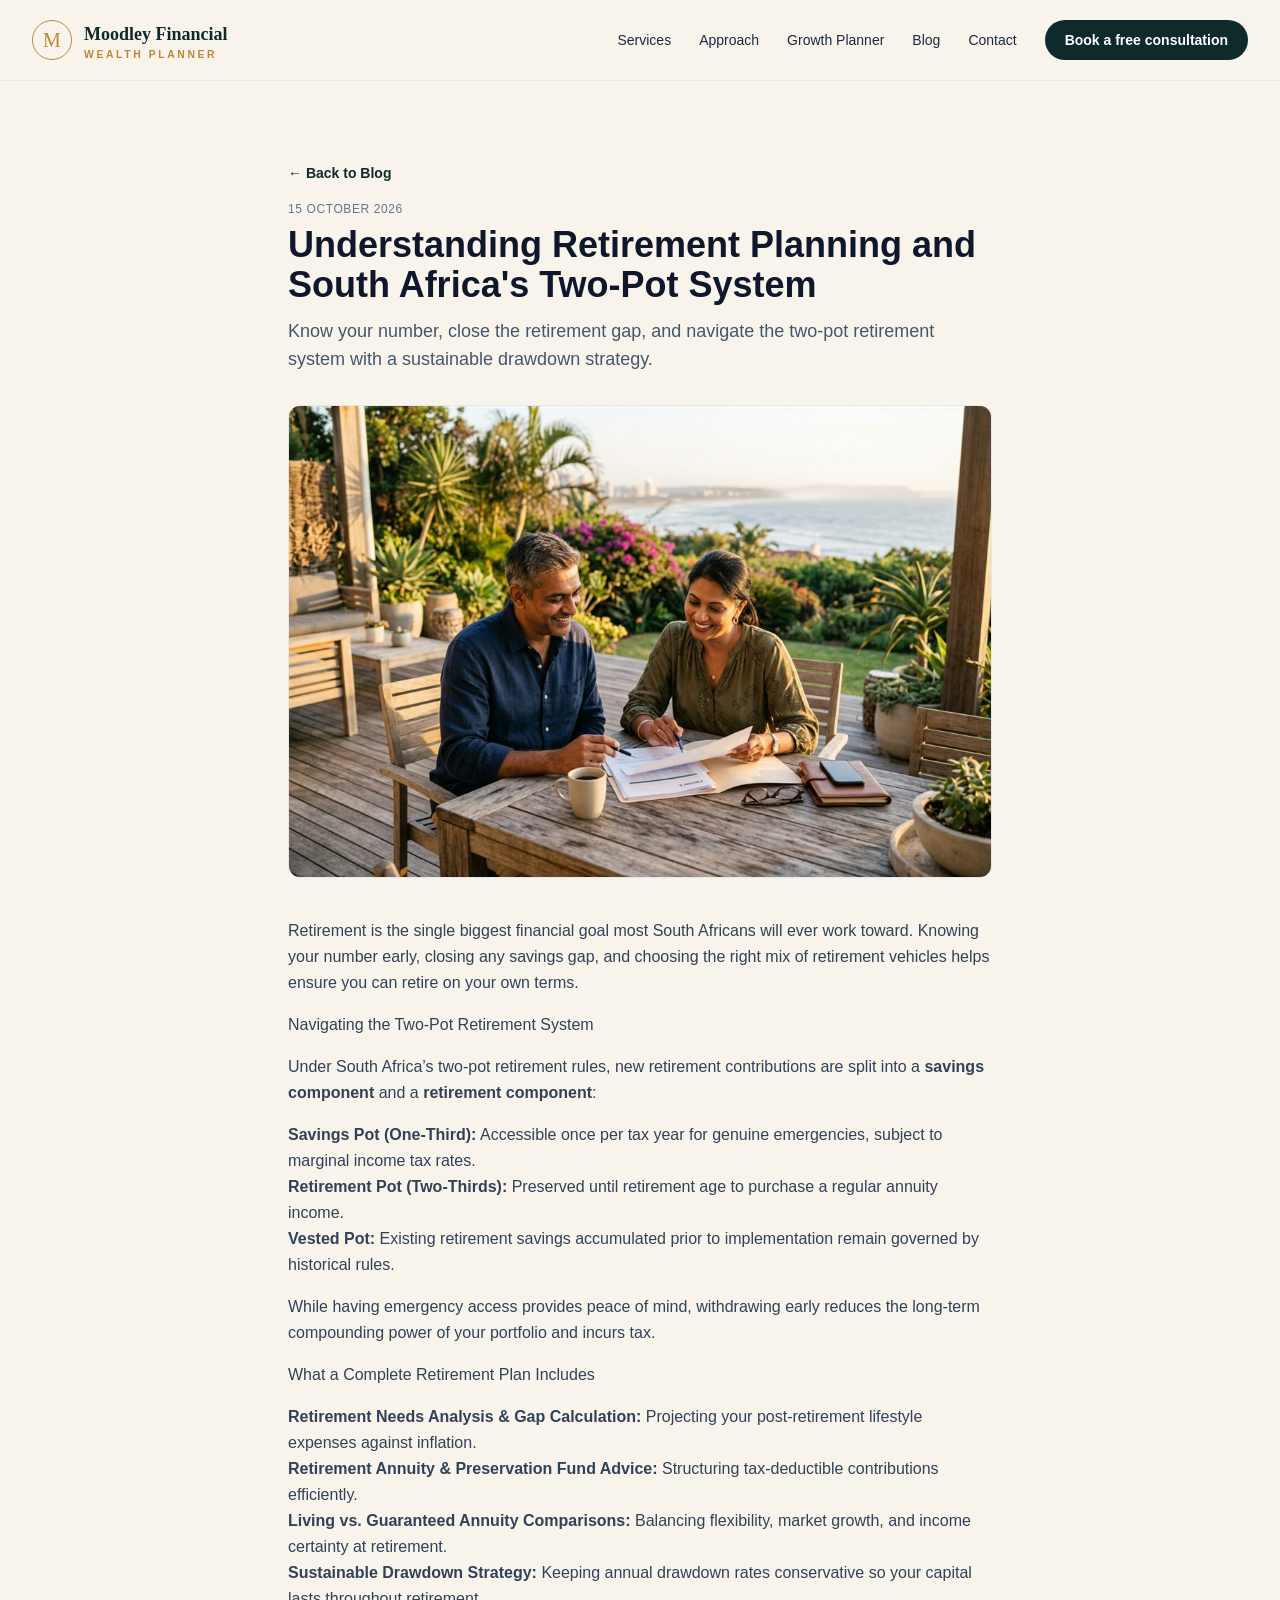
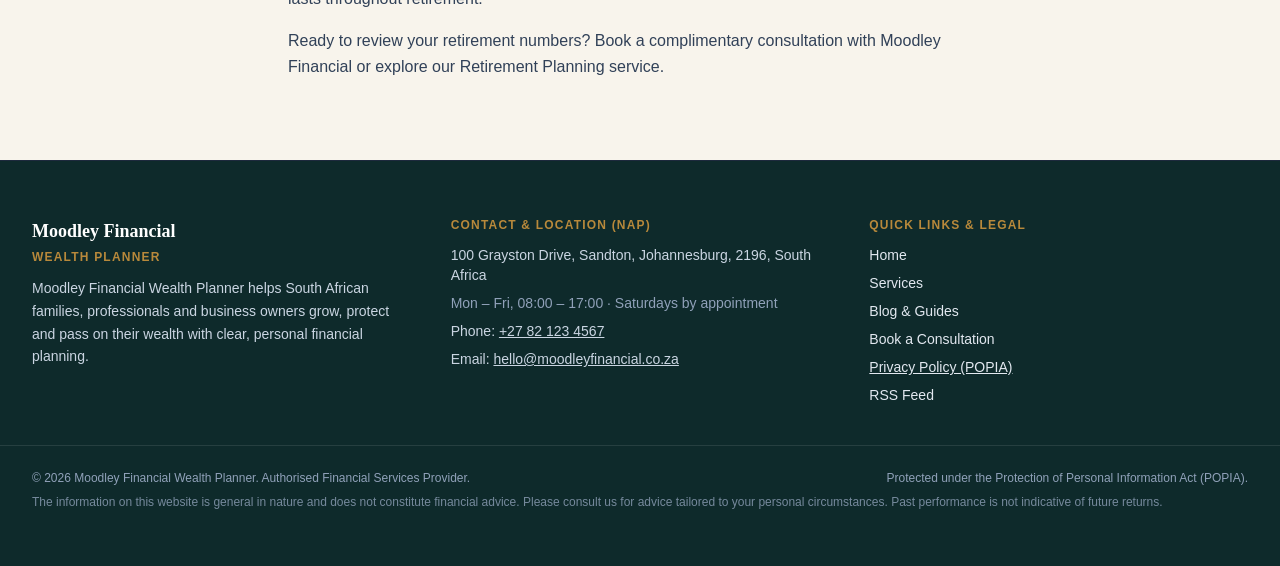
<file: docs/blog/retirement-planning-two-pot-guide/index.html>
<!DOCTYPE html><html lang="en-ZA"> <head><meta charset="utf-8"><meta name="viewport" content="width=device-width, initial-scale=1.0"><title>Understanding Retirement Planning and South Africa&#39;s Two-Pot System | Moodley Financial</title><meta name="description" content="Know your number, close the retirement gap, and navigate the two-pot retirement system with a sustainable drawdown strategy."><link rel="canonical" href="https://moodleyfinancial.co.za/blog/retirement-planning-two-pot-guide"><!-- OpenGraph --><meta property="og:title" content="Understanding Retirement Planning and South Africa's Two-Pot System | Moodley Financial"><meta property="og:description" content="Know your number, close the retirement gap, and navigate the two-pot retirement system with a sustainable drawdown strategy."><meta property="og:type" content="article"><meta property="og:url" content="https://moodleyfinancial.co.za/blog/retirement-planning-two-pot-guide"><meta property="og:image" content="https://moodleyfinancial.co.za/images/blog/retirement-planning.jpg"><meta property="og:site_name" content="Moodley Financial"><!-- Twitter --><meta name="twitter:card" content="summary_large_image"><meta name="twitter:title" content="Understanding Retirement Planning and South Africa's Two-Pot System | Moodley Financial"><meta name="twitter:description" content="Know your number, close the retirement gap, and navigate the two-pot retirement system with a sustainable drawdown strategy."><meta name="twitter:image" content="https://moodleyfinancial.co.za/images/blog/retirement-planning.jpg"><!-- RSS Feed --><link rel="alternate" type="application/rss+xml" title="Moodley Financial RSS Feed" href="../../rss.xml"><!-- Structured Data --><script type="application/ld+json">{"@context":"https://schema.org","@type":"LocalBusiness","name":"Moodley Financial","description":"Moodley Financial Wealth Planner helps South African families, professionals and business owners grow, protect and pass on their wealth with clear, personal financial planning.","url":"https://moodleyfinancial.co.za","telephone":"+27 82 123 4567","email":"hello@moodleyfinancial.co.za","image":"https://moodleyfinancial.co.za/images/blog/retirement-planning.jpg","address":{"@type":"PostalAddress","streetAddress":"100 Grayston Drive, Sandton, Johannesburg, 2196, South Africa","addressLocality":"Johannesburg","addressRegion":"Gauteng","addressCountry":"ZA"},"sameAs":["https://www.facebook.com/moodleyfinancial","https://www.instagram.com/moodleyfinancial","https://www.linkedin.com/company/moodley-financial"]}</script><script type="application/ld+json">{"@context":"https://schema.org","@type":"BlogPosting","headline":"Understanding Retirement Planning and South Africa's Two-Pot System","description":"Know your number, close the retirement gap, and navigate the two-pot retirement system with a sustainable drawdown strategy.","datePublished":"2026-10-15T00:00:00.000Z","url":"https://moodleyfinancial.co.za/blog/retirement-planning-two-pot-guide","image":"https://moodleyfinancial.co.za/images/blog/retirement-planning.jpg","author":{"@type":"Organization","name":"Moodley Financial","url":"https://moodleyfinancial.co.za"},"publisher":{"@type":"Organization","name":"Moodley Financial","url":"https://moodleyfinancial.co.za"}}</script><link rel="stylesheet" href="../../_astro/_slug_.Cq-bGZ1P.css"></head> <body style="--color-primary: #0e2a2b; --color-accent: #b8893b; --color-primary-soft: #1b3d3e; --color-accent-soft: #d9b878; --color-bg: #f8f4ec; --color-surface-alt: #efe6d6; --color-muted: #5d6b69" class="min-h-screen flex flex-col bg-[var(--color-bg)] text-[var(--color-primary)] antialiased"> <header class="sticky top-0 z-40 bg-[var(--color-bg)]/95 backdrop-blur border-b border-slate-200"> <div class="max-w-7xl mx-auto px-4 sm:px-6 lg:px-8 h-20 flex items-center justify-between gap-4"> <a href="../../" class="inline-flex items-center gap-3 text-[var(--color-primary)]" aria-label="Moodley Financial home">  <span aria-hidden="true" class="grid size-10 place-items-center rounded-full border border-[var(--color-accent)] font-serif text-xl text-[var(--color-accent)]"> M </span> <span class="leading-tight"> <span class="block font-serif text-lg font-bold text-[var(--color-primary)]"> Moodley Financial </span> <span class="block text-[0.65rem] font-semibold uppercase tracking-[0.25em] text-[var(--color-accent)]"> Wealth Planner </span> </span>  </a> <nav aria-label="Primary Navigation"> <ul class="flex flex-wrap items-center gap-5 sm:gap-7 text-sm font-medium text-slate-800"> <li> <a href="../../#services" class="hover:text-[var(--color-accent)] transition-colors">
Services
</a> </li> <li> <a href="../../#approach" class="hidden md:inline hover:text-[var(--color-accent)] transition-colors">
Approach
</a> </li> <li> <a href="../../#planner" class="hidden md:inline hover:text-[var(--color-accent)] transition-colors">
Growth Planner
</a> </li> <li> <a href="../../blog/" class="hover:text-[var(--color-accent)] transition-colors">
Blog
</a> </li> <li> <a href="../../contact/" class="hover:text-[var(--color-accent)] transition-colors">
Contact
</a> </li> <li> <a href="../../contact/" class="inline-flex items-center justify-center px-5 py-2.5 rounded-full text-white font-semibold bg-[var(--color-primary)] hover:opacity-90 transition-opacity"> Book a free consultation </a> </li> </ul> </nav> </div> </header> <main class="flex-1">  <article class="py-16 sm:py-20 max-w-3xl mx-auto px-4 sm:px-6 lg:px-8"> <header class="mb-10"> <a href="../../blog/" class="text-sm font-semibold text-[var(--color-primary)] hover:underline">
&larr; Back to Blog
</a> <time datetime="2026-10-15T00:00:00.000Z" class="block mt-4 text-xs font-medium text-slate-500 uppercase tracking-wider"> 15 October 2026 </time> <h1 class="mt-2 text-3xl sm:text-4xl font-extrabold text-slate-900"> Understanding Retirement Planning and South Africa&#39;s Two-Pot System </h1> <p class="mt-3 text-lg text-slate-600">Know your number, close the retirement gap, and navigate the two-pot retirement system with a sustainable drawdown strategy.</p> <figure class="mt-8 rounded-xl overflow-hidden border border-slate-200 bg-slate-100"> <img src="../../images/blog/retirement-planning.jpg" alt="Understanding Retirement Planning and South Africa's Two-Pot System" width="800" height="450" fetchpriority="high" class="w-full h-auto object-cover"> </figure> </header> <div class="prose prose-slate max-w-none space-y-4 text-slate-700 leading-relaxed"> <p>Retirement is the single biggest financial goal most South Africans will ever work toward. Knowing your number early, closing any savings gap, and choosing the right mix of retirement vehicles helps ensure you can retire on your own terms.</p>
<h2 id="navigating-the-two-pot-retirement-system">Navigating the Two-Pot Retirement System</h2>
<p>Under South Africa’s two-pot retirement rules, new retirement contributions are split into a <strong>savings component</strong> and a <strong>retirement component</strong>:</p>
<ul>
<li><strong>Savings Pot (One-Third):</strong> Accessible once per tax year for genuine emergencies, subject to marginal income tax rates.</li>
<li><strong>Retirement Pot (Two-Thirds):</strong> Preserved until retirement age to purchase a regular annuity income.</li>
<li><strong>Vested Pot:</strong> Existing retirement savings accumulated prior to implementation remain governed by historical rules.</li>
</ul>
<p>While having emergency access provides peace of mind, withdrawing early reduces the long-term compounding power of your portfolio and incurs tax.</p>
<h2 id="what-a-complete-retirement-plan-includes">What a Complete Retirement Plan Includes</h2>
<ol>
<li><strong>Retirement Needs Analysis &#x26; Gap Calculation:</strong> Projecting your post-retirement lifestyle expenses against inflation.</li>
<li><strong>Retirement Annuity &#x26; Preservation Fund Advice:</strong> Structuring tax-deductible contributions efficiently.</li>
<li><strong>Living vs. Guaranteed Annuity Comparisons:</strong> Balancing flexibility, market growth, and income certainty at retirement.</li>
<li><strong>Sustainable Drawdown Strategy:</strong> Keeping annual drawdown rates conservative so your capital lasts throughout retirement.</li>
</ol>
<p>Ready to review your retirement numbers? <a href="../../contact/">Book a complimentary consultation</a> with Moodley Financial or explore our <a href="../../services/retirement-planning/">Retirement Planning service</a>.</p> </div> </article>  </main> <footer class="bg-[var(--color-primary)] text-slate-200 py-14 border-t border-slate-800"> <div class="max-w-7xl mx-auto px-4 sm:px-6 lg:px-8 grid grid-cols-1 md:grid-cols-3 gap-10"> <div> <p class="text-lg font-serif font-bold text-white">Moodley Financial</p> <p class="mt-1 text-xs font-semibold uppercase tracking-widest text-[var(--color-accent)]"> Wealth Planner </p> <p class="mt-3 text-sm text-slate-300 leading-relaxed">Moodley Financial Wealth Planner helps South African families, professionals and business owners grow, protect and pass on their wealth with clear, personal financial planning.</p> </div> <div> <p class="text-xs font-semibold uppercase tracking-widest text-[var(--color-accent)]">
Contact &amp; Location (NAP)
</p> <address class="mt-3 not-italic text-sm space-y-2 text-slate-300"> <p>100 Grayston Drive, Sandton, Johannesburg, 2196, South Africa</p> <p class="text-slate-400">Mon – Fri, 08:00 – 17:00 · Saturdays by appointment</p> <p>
Phone:  <a href="tel:+27821234567" class="hover:text-white underline"> +27 82 123 4567 </a> </p> <p>
Email:  <a href="mailto:hello@moodleyfinancial.co.za" class="hover:text-white underline"> hello@moodleyfinancial.co.za </a> </p> </address> </div> <div> <p class="text-xs font-semibold uppercase tracking-widest text-[var(--color-accent)]">
Quick Links &amp; Legal
</p> <ul class="mt-3 space-y-2 text-sm"> <li> <a href="../../" class="hover:text-white transition-colors">Home</a> </li> <li> <a href="../../#services" class="hover:text-white transition-colors">Services</a> </li> <li> <a href="../../blog/" class="hover:text-white transition-colors">Blog &amp; Guides</a> </li> <li> <a href="../../contact/" class="hover:text-white transition-colors">Book a Consultation</a> </li> <li> <a href="../../privacy/" class="hover:text-white underline transition-colors">
Privacy Policy (POPIA)
</a> </li> <li> <a href="../../rss.xml" class="hover:text-white transition-colors">RSS Feed</a> </li> </ul> </div> </div> <div class="max-w-7xl mx-auto px-4 sm:px-6 lg:px-8 mt-10 pt-6 border-t border-white/10 text-xs text-slate-400 space-y-2"> <div class="flex flex-col sm:flex-row justify-between items-start sm:items-center gap-4"> <p>
&copy; 2026 Moodley Financial Wealth Planner.  <span>Authorised Financial Services Provider.</span> </p> <p>Protected under the Protection of Personal Information Act (POPIA).</p> </div> <p class="text-slate-400/80">The information on this website is general in nature and does not constitute financial advice. Please consult us for advice tailored to your personal circumstances. Past performance is not indicative of future returns.</p> </div> </footer> </body></html>
</file>
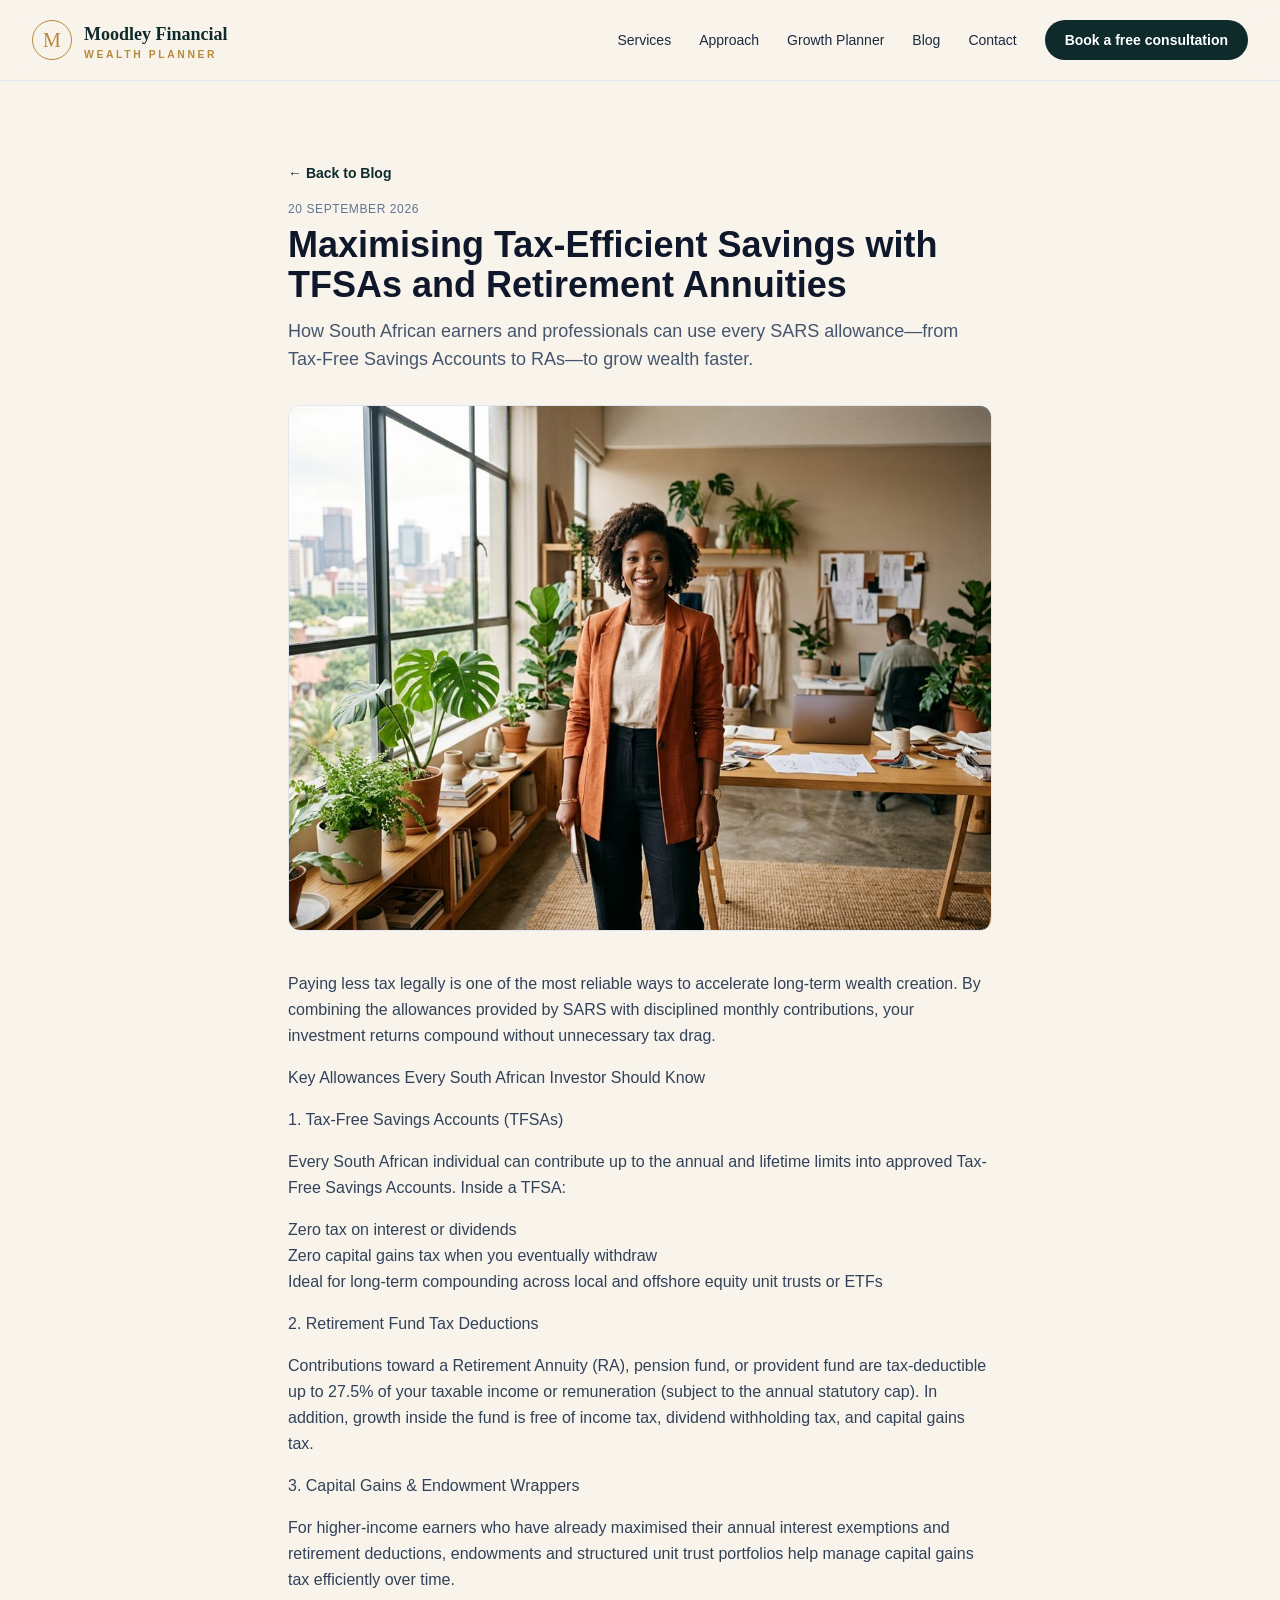
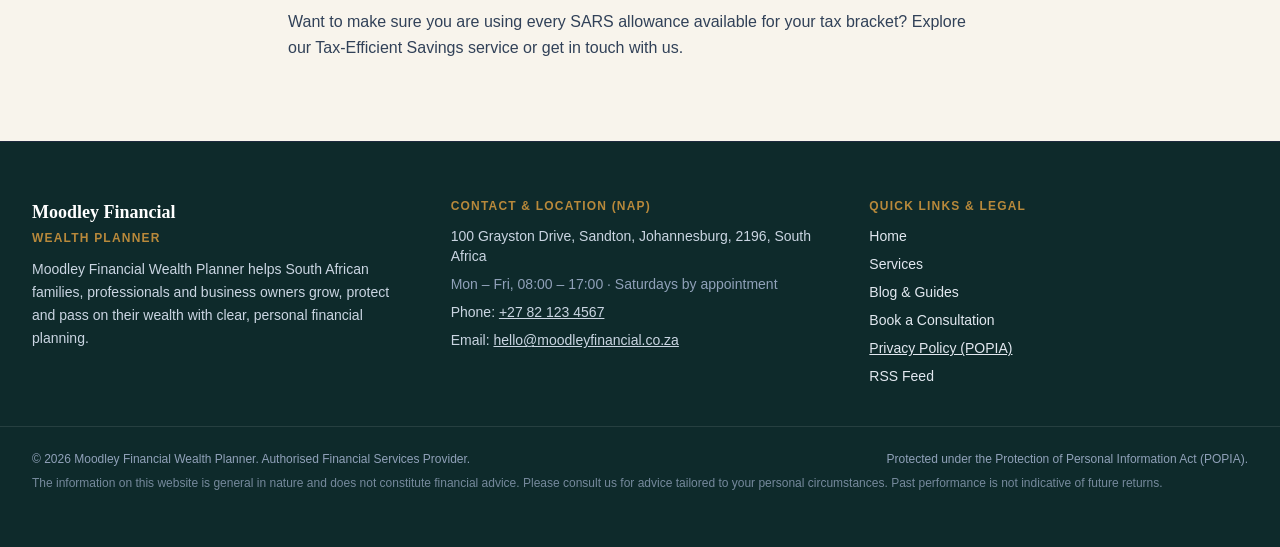
<file: docs/blog/tax-efficient-savings-south-africa/index.html>
<!DOCTYPE html><html lang="en-ZA"> <head><meta charset="utf-8"><meta name="viewport" content="width=device-width, initial-scale=1.0"><title>Maximising Tax-Efficient Savings with TFSAs and Retirement Annuities | Moodley Financial</title><meta name="description" content="How South African earners and professionals can use every SARS allowance—from Tax-Free Savings Accounts to RAs—to grow wealth faster."><link rel="canonical" href="https://moodleyfinancial.co.za/blog/tax-efficient-savings-south-africa"><!-- OpenGraph --><meta property="og:title" content="Maximising Tax-Efficient Savings with TFSAs and Retirement Annuities | Moodley Financial"><meta property="og:description" content="How South African earners and professionals can use every SARS allowance—from Tax-Free Savings Accounts to RAs—to grow wealth faster."><meta property="og:type" content="article"><meta property="og:url" content="https://moodleyfinancial.co.za/blog/tax-efficient-savings-south-africa"><meta property="og:image" content="https://moodleyfinancial.co.za/images/blog/tax-efficient-savings.jpg"><meta property="og:site_name" content="Moodley Financial"><!-- Twitter --><meta name="twitter:card" content="summary_large_image"><meta name="twitter:title" content="Maximising Tax-Efficient Savings with TFSAs and Retirement Annuities | Moodley Financial"><meta name="twitter:description" content="How South African earners and professionals can use every SARS allowance—from Tax-Free Savings Accounts to RAs—to grow wealth faster."><meta name="twitter:image" content="https://moodleyfinancial.co.za/images/blog/tax-efficient-savings.jpg"><!-- RSS Feed --><link rel="alternate" type="application/rss+xml" title="Moodley Financial RSS Feed" href="../../rss.xml"><!-- Structured Data --><script type="application/ld+json">{"@context":"https://schema.org","@type":"LocalBusiness","name":"Moodley Financial","description":"Moodley Financial Wealth Planner helps South African families, professionals and business owners grow, protect and pass on their wealth with clear, personal financial planning.","url":"https://moodleyfinancial.co.za","telephone":"+27 82 123 4567","email":"hello@moodleyfinancial.co.za","image":"https://moodleyfinancial.co.za/images/blog/tax-efficient-savings.jpg","address":{"@type":"PostalAddress","streetAddress":"100 Grayston Drive, Sandton, Johannesburg, 2196, South Africa","addressLocality":"Johannesburg","addressRegion":"Gauteng","addressCountry":"ZA"},"sameAs":["https://www.facebook.com/moodleyfinancial","https://www.instagram.com/moodleyfinancial","https://www.linkedin.com/company/moodley-financial"]}</script><script type="application/ld+json">{"@context":"https://schema.org","@type":"BlogPosting","headline":"Maximising Tax-Efficient Savings with TFSAs and Retirement Annuities","description":"How South African earners and professionals can use every SARS allowance—from Tax-Free Savings Accounts to RAs—to grow wealth faster.","datePublished":"2026-09-20T00:00:00.000Z","url":"https://moodleyfinancial.co.za/blog/tax-efficient-savings-south-africa","image":"https://moodleyfinancial.co.za/images/blog/tax-efficient-savings.jpg","author":{"@type":"Organization","name":"Moodley Financial","url":"https://moodleyfinancial.co.za"},"publisher":{"@type":"Organization","name":"Moodley Financial","url":"https://moodleyfinancial.co.za"}}</script><link rel="stylesheet" href="../../_astro/_slug_.Cq-bGZ1P.css"></head> <body style="--color-primary: #0e2a2b; --color-accent: #b8893b; --color-primary-soft: #1b3d3e; --color-accent-soft: #d9b878; --color-bg: #f8f4ec; --color-surface-alt: #efe6d6; --color-muted: #5d6b69" class="min-h-screen flex flex-col bg-[var(--color-bg)] text-[var(--color-primary)] antialiased"> <header class="sticky top-0 z-40 bg-[var(--color-bg)]/95 backdrop-blur border-b border-slate-200"> <div class="max-w-7xl mx-auto px-4 sm:px-6 lg:px-8 h-20 flex items-center justify-between gap-4"> <a href="../../" class="inline-flex items-center gap-3 text-[var(--color-primary)]" aria-label="Moodley Financial home">  <span aria-hidden="true" class="grid size-10 place-items-center rounded-full border border-[var(--color-accent)] font-serif text-xl text-[var(--color-accent)]"> M </span> <span class="leading-tight"> <span class="block font-serif text-lg font-bold text-[var(--color-primary)]"> Moodley Financial </span> <span class="block text-[0.65rem] font-semibold uppercase tracking-[0.25em] text-[var(--color-accent)]"> Wealth Planner </span> </span>  </a> <nav aria-label="Primary Navigation"> <ul class="flex flex-wrap items-center gap-5 sm:gap-7 text-sm font-medium text-slate-800"> <li> <a href="../../#services" class="hover:text-[var(--color-accent)] transition-colors">
Services
</a> </li> <li> <a href="../../#approach" class="hidden md:inline hover:text-[var(--color-accent)] transition-colors">
Approach
</a> </li> <li> <a href="../../#planner" class="hidden md:inline hover:text-[var(--color-accent)] transition-colors">
Growth Planner
</a> </li> <li> <a href="../../blog/" class="hover:text-[var(--color-accent)] transition-colors">
Blog
</a> </li> <li> <a href="../../contact/" class="hover:text-[var(--color-accent)] transition-colors">
Contact
</a> </li> <li> <a href="../../contact/" class="inline-flex items-center justify-center px-5 py-2.5 rounded-full text-white font-semibold bg-[var(--color-primary)] hover:opacity-90 transition-opacity"> Book a free consultation </a> </li> </ul> </nav> </div> </header> <main class="flex-1">  <article class="py-16 sm:py-20 max-w-3xl mx-auto px-4 sm:px-6 lg:px-8"> <header class="mb-10"> <a href="../../blog/" class="text-sm font-semibold text-[var(--color-primary)] hover:underline">
&larr; Back to Blog
</a> <time datetime="2026-09-20T00:00:00.000Z" class="block mt-4 text-xs font-medium text-slate-500 uppercase tracking-wider"> 20 September 2026 </time> <h1 class="mt-2 text-3xl sm:text-4xl font-extrabold text-slate-900"> Maximising Tax-Efficient Savings with TFSAs and Retirement Annuities </h1> <p class="mt-3 text-lg text-slate-600">How South African earners and professionals can use every SARS allowance—from Tax-Free Savings Accounts to RAs—to grow wealth faster.</p> <figure class="mt-8 rounded-xl overflow-hidden border border-slate-200 bg-slate-100"> <img src="../../images/blog/tax-efficient-savings.jpg" alt="Maximising Tax-Efficient Savings with TFSAs and Retirement Annuities" width="800" height="450" fetchpriority="high" class="w-full h-auto object-cover"> </figure> </header> <div class="prose prose-slate max-w-none space-y-4 text-slate-700 leading-relaxed"> <p>Paying less tax legally is one of the most reliable ways to accelerate long-term wealth creation. By combining the allowances provided by SARS with disciplined monthly contributions, your investment returns compound without unnecessary tax drag.</p>
<h2 id="key-allowances-every-south-african-investor-should-know">Key Allowances Every South African Investor Should Know</h2>
<h3 id="1-tax-free-savings-accounts-tfsas">1. Tax-Free Savings Accounts (TFSAs)</h3>
<p>Every South African individual can contribute up to the annual and lifetime limits into approved Tax-Free Savings Accounts. Inside a TFSA:</p>
<ul>
<li>Zero tax on interest or dividends</li>
<li>Zero capital gains tax when you eventually withdraw</li>
<li>Ideal for long-term compounding across local and offshore equity unit trusts or ETFs</li>
</ul>
<h3 id="2-retirement-fund-tax-deductions">2. Retirement Fund Tax Deductions</h3>
<p>Contributions toward a Retirement Annuity (RA), pension fund, or provident fund are tax-deductible up to 27.5% of your taxable income or remuneration (subject to the annual statutory cap). In addition, growth inside the fund is free of income tax, dividend withholding tax, and capital gains tax.</p>
<h3 id="3-capital-gains--endowment-wrappers">3. Capital Gains &#x26; Endowment Wrappers</h3>
<p>For higher-income earners who have already maximised their annual interest exemptions and retirement deductions, endowments and structured unit trust portfolios help manage capital gains tax efficiently over time.</p>
<p>Want to make sure you are using every SARS allowance available for your tax bracket? Explore our <a href="../../services/tax-efficient-savings/">Tax-Efficient Savings service</a> or <a href="../../contact/">get in touch with us</a>.</p> </div> </article>  </main> <footer class="bg-[var(--color-primary)] text-slate-200 py-14 border-t border-slate-800"> <div class="max-w-7xl mx-auto px-4 sm:px-6 lg:px-8 grid grid-cols-1 md:grid-cols-3 gap-10"> <div> <p class="text-lg font-serif font-bold text-white">Moodley Financial</p> <p class="mt-1 text-xs font-semibold uppercase tracking-widest text-[var(--color-accent)]"> Wealth Planner </p> <p class="mt-3 text-sm text-slate-300 leading-relaxed">Moodley Financial Wealth Planner helps South African families, professionals and business owners grow, protect and pass on their wealth with clear, personal financial planning.</p> </div> <div> <p class="text-xs font-semibold uppercase tracking-widest text-[var(--color-accent)]">
Contact &amp; Location (NAP)
</p> <address class="mt-3 not-italic text-sm space-y-2 text-slate-300"> <p>100 Grayston Drive, Sandton, Johannesburg, 2196, South Africa</p> <p class="text-slate-400">Mon – Fri, 08:00 – 17:00 · Saturdays by appointment</p> <p>
Phone:  <a href="tel:+27821234567" class="hover:text-white underline"> +27 82 123 4567 </a> </p> <p>
Email:  <a href="mailto:hello@moodleyfinancial.co.za" class="hover:text-white underline"> hello@moodleyfinancial.co.za </a> </p> </address> </div> <div> <p class="text-xs font-semibold uppercase tracking-widest text-[var(--color-accent)]">
Quick Links &amp; Legal
</p> <ul class="mt-3 space-y-2 text-sm"> <li> <a href="../../" class="hover:text-white transition-colors">Home</a> </li> <li> <a href="../../#services" class="hover:text-white transition-colors">Services</a> </li> <li> <a href="../../blog/" class="hover:text-white transition-colors">Blog &amp; Guides</a> </li> <li> <a href="../../contact/" class="hover:text-white transition-colors">Book a Consultation</a> </li> <li> <a href="../../privacy/" class="hover:text-white underline transition-colors">
Privacy Policy (POPIA)
</a> </li> <li> <a href="../../rss.xml" class="hover:text-white transition-colors">RSS Feed</a> </li> </ul> </div> </div> <div class="max-w-7xl mx-auto px-4 sm:px-6 lg:px-8 mt-10 pt-6 border-t border-white/10 text-xs text-slate-400 space-y-2"> <div class="flex flex-col sm:flex-row justify-between items-start sm:items-center gap-4"> <p>
&copy; 2026 Moodley Financial Wealth Planner.  <span>Authorised Financial Services Provider.</span> </p> <p>Protected under the Protection of Personal Information Act (POPIA).</p> </div> <p class="text-slate-400/80">The information on this website is general in nature and does not constitute financial advice. Please consult us for advice tailored to your personal circumstances. Past performance is not indicative of future returns.</p> </div> </footer> </body></html>
</file>
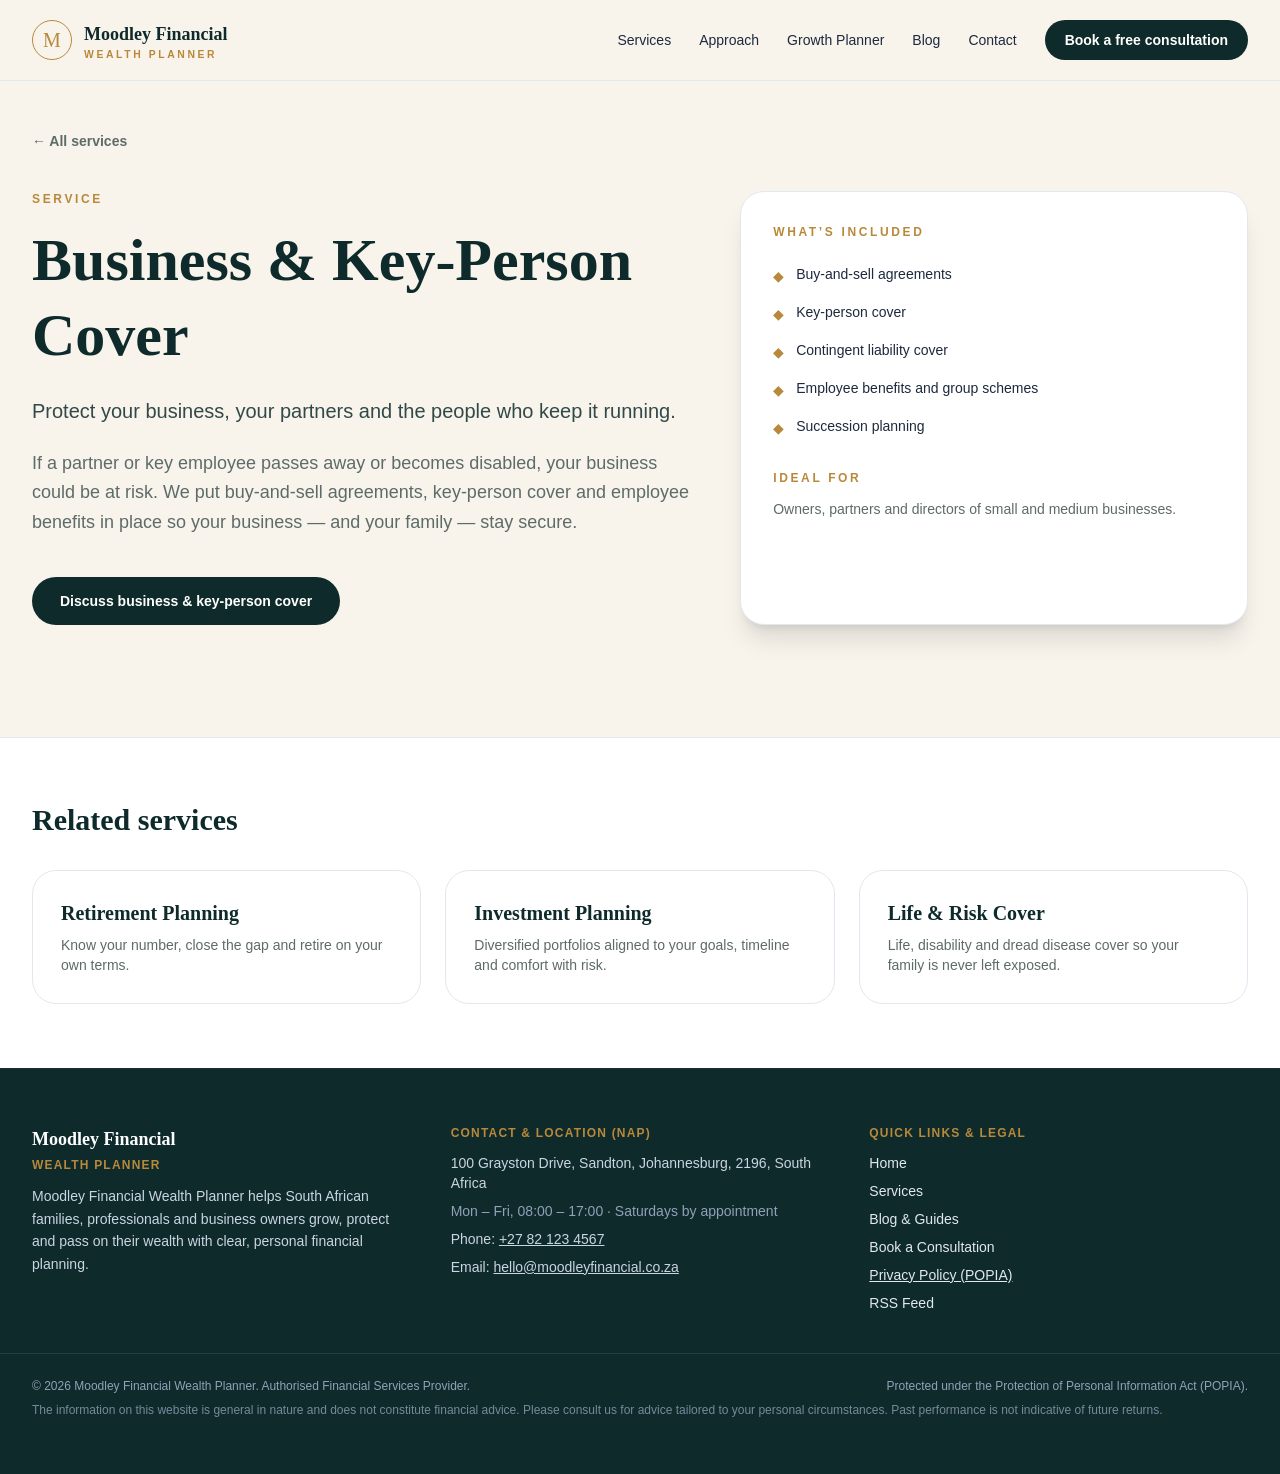
<file: docs/services/business-assurance/index.html>
<!DOCTYPE html><html lang="en-ZA"> <head><meta charset="utf-8"><meta name="viewport" content="width=device-width, initial-scale=1.0"><title>Business &amp; Key-Person Cover | Moodley Financial</title><meta name="description" content="Protect your business, your partners and the people who keep it running."><link rel="canonical" href="https://moodleyfinancial.co.za/services/business-assurance"><!-- OpenGraph --><meta property="og:title" content="Business &#38; Key-Person Cover | Moodley Financial"><meta property="og:description" content="Protect your business, your partners and the people who keep it running."><meta property="og:type" content="website"><meta property="og:url" content="https://moodleyfinancial.co.za/services/business-assurance"><meta property="og:image" content="https://moodleyfinancial.co.za/images/og-default.jpg"><meta property="og:site_name" content="Moodley Financial"><!-- Twitter --><meta name="twitter:card" content="summary_large_image"><meta name="twitter:title" content="Business &#38; Key-Person Cover | Moodley Financial"><meta name="twitter:description" content="Protect your business, your partners and the people who keep it running."><meta name="twitter:image" content="https://moodleyfinancial.co.za/images/og-default.jpg"><!-- RSS Feed --><link rel="alternate" type="application/rss+xml" title="Moodley Financial RSS Feed" href="../../rss.xml"><!-- Structured Data --><script type="application/ld+json">{"@context":"https://schema.org","@type":"LocalBusiness","name":"Moodley Financial","description":"Moodley Financial Wealth Planner helps South African families, professionals and business owners grow, protect and pass on their wealth with clear, personal financial planning.","url":"https://moodleyfinancial.co.za","telephone":"+27 82 123 4567","email":"hello@moodleyfinancial.co.za","image":"https://moodleyfinancial.co.za/images/og-default.jpg","address":{"@type":"PostalAddress","streetAddress":"100 Grayston Drive, Sandton, Johannesburg, 2196, South Africa","addressLocality":"Johannesburg","addressRegion":"Gauteng","addressCountry":"ZA"},"sameAs":["https://www.facebook.com/moodleyfinancial","https://www.instagram.com/moodleyfinancial","https://www.linkedin.com/company/moodley-financial"]}</script><link rel="stylesheet" href="../../_astro/_slug_.Cq-bGZ1P.css"></head> <body style="--color-primary: #0e2a2b; --color-accent: #b8893b; --color-primary-soft: #1b3d3e; --color-accent-soft: #d9b878; --color-bg: #f8f4ec; --color-surface-alt: #efe6d6; --color-muted: #5d6b69" class="min-h-screen flex flex-col bg-[var(--color-bg)] text-[var(--color-primary)] antialiased"> <header class="sticky top-0 z-40 bg-[var(--color-bg)]/95 backdrop-blur border-b border-slate-200"> <div class="max-w-7xl mx-auto px-4 sm:px-6 lg:px-8 h-20 flex items-center justify-between gap-4"> <a href="../../" class="inline-flex items-center gap-3 text-[var(--color-primary)]" aria-label="Moodley Financial home">  <span aria-hidden="true" class="grid size-10 place-items-center rounded-full border border-[var(--color-accent)] font-serif text-xl text-[var(--color-accent)]"> M </span> <span class="leading-tight"> <span class="block font-serif text-lg font-bold text-[var(--color-primary)]"> Moodley Financial </span> <span class="block text-[0.65rem] font-semibold uppercase tracking-[0.25em] text-[var(--color-accent)]"> Wealth Planner </span> </span>  </a> <nav aria-label="Primary Navigation"> <ul class="flex flex-wrap items-center gap-5 sm:gap-7 text-sm font-medium text-slate-800"> <li> <a href="../../#services" class="hover:text-[var(--color-accent)] transition-colors">
Services
</a> </li> <li> <a href="../../#approach" class="hidden md:inline hover:text-[var(--color-accent)] transition-colors">
Approach
</a> </li> <li> <a href="../../#planner" class="hidden md:inline hover:text-[var(--color-accent)] transition-colors">
Growth Planner
</a> </li> <li> <a href="../../blog/" class="hover:text-[var(--color-accent)] transition-colors">
Blog
</a> </li> <li> <a href="../../contact/" class="hover:text-[var(--color-accent)] transition-colors">
Contact
</a> </li> <li> <a href="../../contact/" class="inline-flex items-center justify-center px-5 py-2.5 rounded-full text-white font-semibold bg-[var(--color-primary)] hover:opacity-90 transition-opacity"> Book a free consultation </a> </li> </ul> </nav> </div> </header> <main class="flex-1">  <section class="max-w-7xl mx-auto px-4 sm:px-6 lg:px-8 pt-12 pb-20 lg:pb-28"> <a href="../../#services" class="mb-10 inline-block text-sm font-semibold text-[var(--color-muted)] hover:text-[var(--color-primary)] transition-colors">
&larr; All services
</a> <div class="grid gap-12 lg:grid-cols-[1.3fr_1fr]"> <div> <p class="text-xs font-semibold uppercase tracking-[0.22em] text-[var(--color-accent)] mb-4">
Service
</p> <h1 class="font-serif mb-6 text-4xl sm:text-5xl lg:text-6xl font-bold leading-tight text-[var(--color-primary)]"> Business &amp; Key-Person Cover </h1> <p class="mb-6 text-xl font-medium text-[var(--color-primary)]/85"> Protect your business, your partners and the people who keep it running. </p> <p class="mb-10 text-lg leading-relaxed text-[var(--color-muted)]"> If a partner or key employee passes away or becomes disabled, your business could be at risk. We put buy-and-sell agreements, key-person cover and employee benefits in place so your business — and your family — stay secure. </p> <a href="../../contact/?service=business-assurance" class="inline-flex items-center justify-center px-7 py-3.5 rounded-full text-sm font-semibold text-white bg-[var(--color-primary)] hover:opacity-90 transition-opacity">
Discuss business &amp; key-person cover </a> </div> <aside class="rounded-3xl bg-white p-8 shadow-xl border border-slate-200">  <h2 class="text-xs font-semibold uppercase tracking-[0.22em] text-[var(--color-accent)] mb-6">
What’s included
</h2> <ul class="mb-8 space-y-4"> <li class="flex items-start gap-3 text-sm text-slate-800"> <span aria-hidden="true" class="mt-0.5 text-[var(--color-accent)] shrink-0">
◆
</span> <span>Buy-and-sell agreements</span> </li><li class="flex items-start gap-3 text-sm text-slate-800"> <span aria-hidden="true" class="mt-0.5 text-[var(--color-accent)] shrink-0">
◆
</span> <span>Key-person cover</span> </li><li class="flex items-start gap-3 text-sm text-slate-800"> <span aria-hidden="true" class="mt-0.5 text-[var(--color-accent)] shrink-0">
◆
</span> <span>Contingent liability cover</span> </li><li class="flex items-start gap-3 text-sm text-slate-800"> <span aria-hidden="true" class="mt-0.5 text-[var(--color-accent)] shrink-0">
◆
</span> <span>Employee benefits and group schemes</span> </li><li class="flex items-start gap-3 text-sm text-slate-800"> <span aria-hidden="true" class="mt-0.5 text-[var(--color-accent)] shrink-0">
◆
</span> <span>Succession planning</span> </li> </ul>   <h2 class="text-xs font-semibold uppercase tracking-[0.22em] text-[var(--color-accent)] mb-3">
Ideal for
</h2> <p class="text-sm leading-relaxed text-[var(--color-muted)]">Owners, partners and directors of small and medium businesses.</p>  </aside> </div> </section> <section aria-labelledby="related-heading" class="border-t border-slate-200 bg-white"> <div class="max-w-7xl mx-auto px-4 sm:px-6 lg:px-8 py-16"> <h2 id="related-heading" class="font-serif mb-8 text-3xl font-bold">
Related services
</h2> <div class="grid gap-6 md:grid-cols-3"> <a href="../../services/retirement-planning/" class="rounded-3xl border border-slate-200 p-7 transition hover:border-[var(--color-accent)] hover:bg-[var(--color-bg)] group"> <h3 class="font-serif mb-2 text-xl font-bold group-hover:text-[var(--color-accent)] transition-colors"> Retirement Planning </h3> <p class="text-sm text-[var(--color-muted)]">Know your number, close the gap and retire on your own terms.</p> </a><a href="../../services/investment-planning/" class="rounded-3xl border border-slate-200 p-7 transition hover:border-[var(--color-accent)] hover:bg-[var(--color-bg)] group"> <h3 class="font-serif mb-2 text-xl font-bold group-hover:text-[var(--color-accent)] transition-colors"> Investment Planning </h3> <p class="text-sm text-[var(--color-muted)]">Diversified portfolios aligned to your goals, timeline and comfort with risk.</p> </a><a href="../../services/risk-protection/" class="rounded-3xl border border-slate-200 p-7 transition hover:border-[var(--color-accent)] hover:bg-[var(--color-bg)] group"> <h3 class="font-serif mb-2 text-xl font-bold group-hover:text-[var(--color-accent)] transition-colors"> Life &amp; Risk Cover </h3> <p class="text-sm text-[var(--color-muted)]">Life, disability and dread disease cover so your family is never left exposed.</p> </a> </div> </div> </section> </main> <footer class="bg-[var(--color-primary)] text-slate-200 py-14 border-t border-slate-800"> <div class="max-w-7xl mx-auto px-4 sm:px-6 lg:px-8 grid grid-cols-1 md:grid-cols-3 gap-10"> <div> <p class="text-lg font-serif font-bold text-white">Moodley Financial</p> <p class="mt-1 text-xs font-semibold uppercase tracking-widest text-[var(--color-accent)]"> Wealth Planner </p> <p class="mt-3 text-sm text-slate-300 leading-relaxed">Moodley Financial Wealth Planner helps South African families, professionals and business owners grow, protect and pass on their wealth with clear, personal financial planning.</p> </div> <div> <p class="text-xs font-semibold uppercase tracking-widest text-[var(--color-accent)]">
Contact &amp; Location (NAP)
</p> <address class="mt-3 not-italic text-sm space-y-2 text-slate-300"> <p>100 Grayston Drive, Sandton, Johannesburg, 2196, South Africa</p> <p class="text-slate-400">Mon – Fri, 08:00 – 17:00 · Saturdays by appointment</p> <p>
Phone:  <a href="tel:+27821234567" class="hover:text-white underline"> +27 82 123 4567 </a> </p> <p>
Email:  <a href="mailto:hello@moodleyfinancial.co.za" class="hover:text-white underline"> hello@moodleyfinancial.co.za </a> </p> </address> </div> <div> <p class="text-xs font-semibold uppercase tracking-widest text-[var(--color-accent)]">
Quick Links &amp; Legal
</p> <ul class="mt-3 space-y-2 text-sm"> <li> <a href="../../" class="hover:text-white transition-colors">Home</a> </li> <li> <a href="../../#services" class="hover:text-white transition-colors">Services</a> </li> <li> <a href="../../blog/" class="hover:text-white transition-colors">Blog &amp; Guides</a> </li> <li> <a href="../../contact/" class="hover:text-white transition-colors">Book a Consultation</a> </li> <li> <a href="../../privacy/" class="hover:text-white underline transition-colors">
Privacy Policy (POPIA)
</a> </li> <li> <a href="../../rss.xml" class="hover:text-white transition-colors">RSS Feed</a> </li> </ul> </div> </div> <div class="max-w-7xl mx-auto px-4 sm:px-6 lg:px-8 mt-10 pt-6 border-t border-white/10 text-xs text-slate-400 space-y-2"> <div class="flex flex-col sm:flex-row justify-between items-start sm:items-center gap-4"> <p>
&copy; 2026 Moodley Financial Wealth Planner.  <span>Authorised Financial Services Provider.</span> </p> <p>Protected under the Protection of Personal Information Act (POPIA).</p> </div> <p class="text-slate-400/80">The information on this website is general in nature and does not constitute financial advice. Please consult us for advice tailored to your personal circumstances. Past performance is not indicative of future returns.</p> </div> </footer> </body></html>
</file>
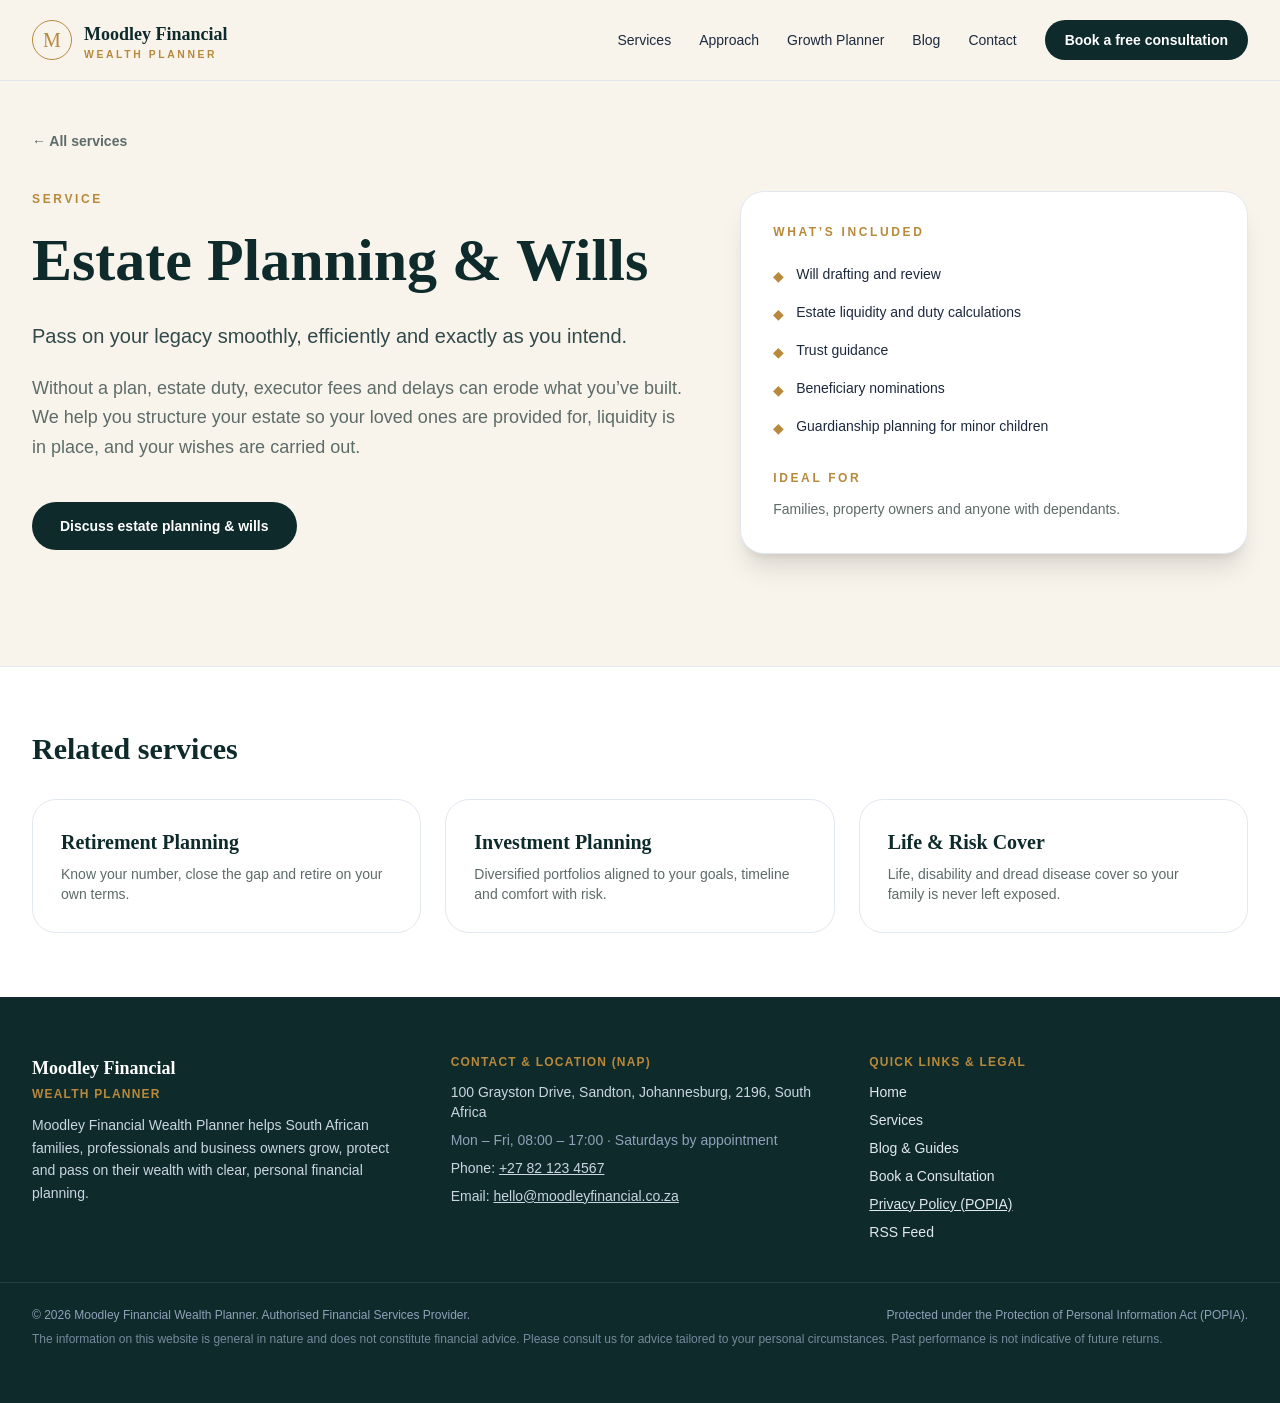
<file: docs/services/estate-planning/index.html>
<!DOCTYPE html><html lang="en-ZA"> <head><meta charset="utf-8"><meta name="viewport" content="width=device-width, initial-scale=1.0"><title>Estate Planning &amp; Wills | Moodley Financial</title><meta name="description" content="Pass on your legacy smoothly, efficiently and exactly as you intend."><link rel="canonical" href="https://moodleyfinancial.co.za/services/estate-planning"><!-- OpenGraph --><meta property="og:title" content="Estate Planning &#38; Wills | Moodley Financial"><meta property="og:description" content="Pass on your legacy smoothly, efficiently and exactly as you intend."><meta property="og:type" content="website"><meta property="og:url" content="https://moodleyfinancial.co.za/services/estate-planning"><meta property="og:image" content="https://moodleyfinancial.co.za/images/og-default.jpg"><meta property="og:site_name" content="Moodley Financial"><!-- Twitter --><meta name="twitter:card" content="summary_large_image"><meta name="twitter:title" content="Estate Planning &#38; Wills | Moodley Financial"><meta name="twitter:description" content="Pass on your legacy smoothly, efficiently and exactly as you intend."><meta name="twitter:image" content="https://moodleyfinancial.co.za/images/og-default.jpg"><!-- RSS Feed --><link rel="alternate" type="application/rss+xml" title="Moodley Financial RSS Feed" href="../../rss.xml"><!-- Structured Data --><script type="application/ld+json">{"@context":"https://schema.org","@type":"LocalBusiness","name":"Moodley Financial","description":"Moodley Financial Wealth Planner helps South African families, professionals and business owners grow, protect and pass on their wealth with clear, personal financial planning.","url":"https://moodleyfinancial.co.za","telephone":"+27 82 123 4567","email":"hello@moodleyfinancial.co.za","image":"https://moodleyfinancial.co.za/images/og-default.jpg","address":{"@type":"PostalAddress","streetAddress":"100 Grayston Drive, Sandton, Johannesburg, 2196, South Africa","addressLocality":"Johannesburg","addressRegion":"Gauteng","addressCountry":"ZA"},"sameAs":["https://www.facebook.com/moodleyfinancial","https://www.instagram.com/moodleyfinancial","https://www.linkedin.com/company/moodley-financial"]}</script><link rel="stylesheet" href="../../_astro/_slug_.Cq-bGZ1P.css"></head> <body style="--color-primary: #0e2a2b; --color-accent: #b8893b; --color-primary-soft: #1b3d3e; --color-accent-soft: #d9b878; --color-bg: #f8f4ec; --color-surface-alt: #efe6d6; --color-muted: #5d6b69" class="min-h-screen flex flex-col bg-[var(--color-bg)] text-[var(--color-primary)] antialiased"> <header class="sticky top-0 z-40 bg-[var(--color-bg)]/95 backdrop-blur border-b border-slate-200"> <div class="max-w-7xl mx-auto px-4 sm:px-6 lg:px-8 h-20 flex items-center justify-between gap-4"> <a href="../../" class="inline-flex items-center gap-3 text-[var(--color-primary)]" aria-label="Moodley Financial home">  <span aria-hidden="true" class="grid size-10 place-items-center rounded-full border border-[var(--color-accent)] font-serif text-xl text-[var(--color-accent)]"> M </span> <span class="leading-tight"> <span class="block font-serif text-lg font-bold text-[var(--color-primary)]"> Moodley Financial </span> <span class="block text-[0.65rem] font-semibold uppercase tracking-[0.25em] text-[var(--color-accent)]"> Wealth Planner </span> </span>  </a> <nav aria-label="Primary Navigation"> <ul class="flex flex-wrap items-center gap-5 sm:gap-7 text-sm font-medium text-slate-800"> <li> <a href="../../#services" class="hover:text-[var(--color-accent)] transition-colors">
Services
</a> </li> <li> <a href="../../#approach" class="hidden md:inline hover:text-[var(--color-accent)] transition-colors">
Approach
</a> </li> <li> <a href="../../#planner" class="hidden md:inline hover:text-[var(--color-accent)] transition-colors">
Growth Planner
</a> </li> <li> <a href="../../blog/" class="hover:text-[var(--color-accent)] transition-colors">
Blog
</a> </li> <li> <a href="../../contact/" class="hover:text-[var(--color-accent)] transition-colors">
Contact
</a> </li> <li> <a href="../../contact/" class="inline-flex items-center justify-center px-5 py-2.5 rounded-full text-white font-semibold bg-[var(--color-primary)] hover:opacity-90 transition-opacity"> Book a free consultation </a> </li> </ul> </nav> </div> </header> <main class="flex-1">  <section class="max-w-7xl mx-auto px-4 sm:px-6 lg:px-8 pt-12 pb-20 lg:pb-28"> <a href="../../#services" class="mb-10 inline-block text-sm font-semibold text-[var(--color-muted)] hover:text-[var(--color-primary)] transition-colors">
&larr; All services
</a> <div class="grid gap-12 lg:grid-cols-[1.3fr_1fr]"> <div> <p class="text-xs font-semibold uppercase tracking-[0.22em] text-[var(--color-accent)] mb-4">
Service
</p> <h1 class="font-serif mb-6 text-4xl sm:text-5xl lg:text-6xl font-bold leading-tight text-[var(--color-primary)]"> Estate Planning &amp; Wills </h1> <p class="mb-6 text-xl font-medium text-[var(--color-primary)]/85"> Pass on your legacy smoothly, efficiently and exactly as you intend. </p> <p class="mb-10 text-lg leading-relaxed text-[var(--color-muted)]"> Without a plan, estate duty, executor fees and delays can erode what you’ve built. We help you structure your estate so your loved ones are provided for, liquidity is in place, and your wishes are carried out. </p> <a href="../../contact/?service=estate-planning" class="inline-flex items-center justify-center px-7 py-3.5 rounded-full text-sm font-semibold text-white bg-[var(--color-primary)] hover:opacity-90 transition-opacity">
Discuss estate planning &amp; wills </a> </div> <aside class="rounded-3xl bg-white p-8 shadow-xl border border-slate-200">  <h2 class="text-xs font-semibold uppercase tracking-[0.22em] text-[var(--color-accent)] mb-6">
What’s included
</h2> <ul class="mb-8 space-y-4"> <li class="flex items-start gap-3 text-sm text-slate-800"> <span aria-hidden="true" class="mt-0.5 text-[var(--color-accent)] shrink-0">
◆
</span> <span>Will drafting and review</span> </li><li class="flex items-start gap-3 text-sm text-slate-800"> <span aria-hidden="true" class="mt-0.5 text-[var(--color-accent)] shrink-0">
◆
</span> <span>Estate liquidity and duty calculations</span> </li><li class="flex items-start gap-3 text-sm text-slate-800"> <span aria-hidden="true" class="mt-0.5 text-[var(--color-accent)] shrink-0">
◆
</span> <span>Trust guidance</span> </li><li class="flex items-start gap-3 text-sm text-slate-800"> <span aria-hidden="true" class="mt-0.5 text-[var(--color-accent)] shrink-0">
◆
</span> <span>Beneficiary nominations</span> </li><li class="flex items-start gap-3 text-sm text-slate-800"> <span aria-hidden="true" class="mt-0.5 text-[var(--color-accent)] shrink-0">
◆
</span> <span>Guardianship planning for minor children</span> </li> </ul>   <h2 class="text-xs font-semibold uppercase tracking-[0.22em] text-[var(--color-accent)] mb-3">
Ideal for
</h2> <p class="text-sm leading-relaxed text-[var(--color-muted)]">Families, property owners and anyone with dependants.</p>  </aside> </div> </section> <section aria-labelledby="related-heading" class="border-t border-slate-200 bg-white"> <div class="max-w-7xl mx-auto px-4 sm:px-6 lg:px-8 py-16"> <h2 id="related-heading" class="font-serif mb-8 text-3xl font-bold">
Related services
</h2> <div class="grid gap-6 md:grid-cols-3"> <a href="../../services/retirement-planning/" class="rounded-3xl border border-slate-200 p-7 transition hover:border-[var(--color-accent)] hover:bg-[var(--color-bg)] group"> <h3 class="font-serif mb-2 text-xl font-bold group-hover:text-[var(--color-accent)] transition-colors"> Retirement Planning </h3> <p class="text-sm text-[var(--color-muted)]">Know your number, close the gap and retire on your own terms.</p> </a><a href="../../services/investment-planning/" class="rounded-3xl border border-slate-200 p-7 transition hover:border-[var(--color-accent)] hover:bg-[var(--color-bg)] group"> <h3 class="font-serif mb-2 text-xl font-bold group-hover:text-[var(--color-accent)] transition-colors"> Investment Planning </h3> <p class="text-sm text-[var(--color-muted)]">Diversified portfolios aligned to your goals, timeline and comfort with risk.</p> </a><a href="../../services/risk-protection/" class="rounded-3xl border border-slate-200 p-7 transition hover:border-[var(--color-accent)] hover:bg-[var(--color-bg)] group"> <h3 class="font-serif mb-2 text-xl font-bold group-hover:text-[var(--color-accent)] transition-colors"> Life &amp; Risk Cover </h3> <p class="text-sm text-[var(--color-muted)]">Life, disability and dread disease cover so your family is never left exposed.</p> </a> </div> </div> </section> </main> <footer class="bg-[var(--color-primary)] text-slate-200 py-14 border-t border-slate-800"> <div class="max-w-7xl mx-auto px-4 sm:px-6 lg:px-8 grid grid-cols-1 md:grid-cols-3 gap-10"> <div> <p class="text-lg font-serif font-bold text-white">Moodley Financial</p> <p class="mt-1 text-xs font-semibold uppercase tracking-widest text-[var(--color-accent)]"> Wealth Planner </p> <p class="mt-3 text-sm text-slate-300 leading-relaxed">Moodley Financial Wealth Planner helps South African families, professionals and business owners grow, protect and pass on their wealth with clear, personal financial planning.</p> </div> <div> <p class="text-xs font-semibold uppercase tracking-widest text-[var(--color-accent)]">
Contact &amp; Location (NAP)
</p> <address class="mt-3 not-italic text-sm space-y-2 text-slate-300"> <p>100 Grayston Drive, Sandton, Johannesburg, 2196, South Africa</p> <p class="text-slate-400">Mon – Fri, 08:00 – 17:00 · Saturdays by appointment</p> <p>
Phone:  <a href="tel:+27821234567" class="hover:text-white underline"> +27 82 123 4567 </a> </p> <p>
Email:  <a href="mailto:hello@moodleyfinancial.co.za" class="hover:text-white underline"> hello@moodleyfinancial.co.za </a> </p> </address> </div> <div> <p class="text-xs font-semibold uppercase tracking-widest text-[var(--color-accent)]">
Quick Links &amp; Legal
</p> <ul class="mt-3 space-y-2 text-sm"> <li> <a href="../../" class="hover:text-white transition-colors">Home</a> </li> <li> <a href="../../#services" class="hover:text-white transition-colors">Services</a> </li> <li> <a href="../../blog/" class="hover:text-white transition-colors">Blog &amp; Guides</a> </li> <li> <a href="../../contact/" class="hover:text-white transition-colors">Book a Consultation</a> </li> <li> <a href="../../privacy/" class="hover:text-white underline transition-colors">
Privacy Policy (POPIA)
</a> </li> <li> <a href="../../rss.xml" class="hover:text-white transition-colors">RSS Feed</a> </li> </ul> </div> </div> <div class="max-w-7xl mx-auto px-4 sm:px-6 lg:px-8 mt-10 pt-6 border-t border-white/10 text-xs text-slate-400 space-y-2"> <div class="flex flex-col sm:flex-row justify-between items-start sm:items-center gap-4"> <p>
&copy; 2026 Moodley Financial Wealth Planner.  <span>Authorised Financial Services Provider.</span> </p> <p>Protected under the Protection of Personal Information Act (POPIA).</p> </div> <p class="text-slate-400/80">The information on this website is general in nature and does not constitute financial advice. Please consult us for advice tailored to your personal circumstances. Past performance is not indicative of future returns.</p> </div> </footer> </body></html>
</file>
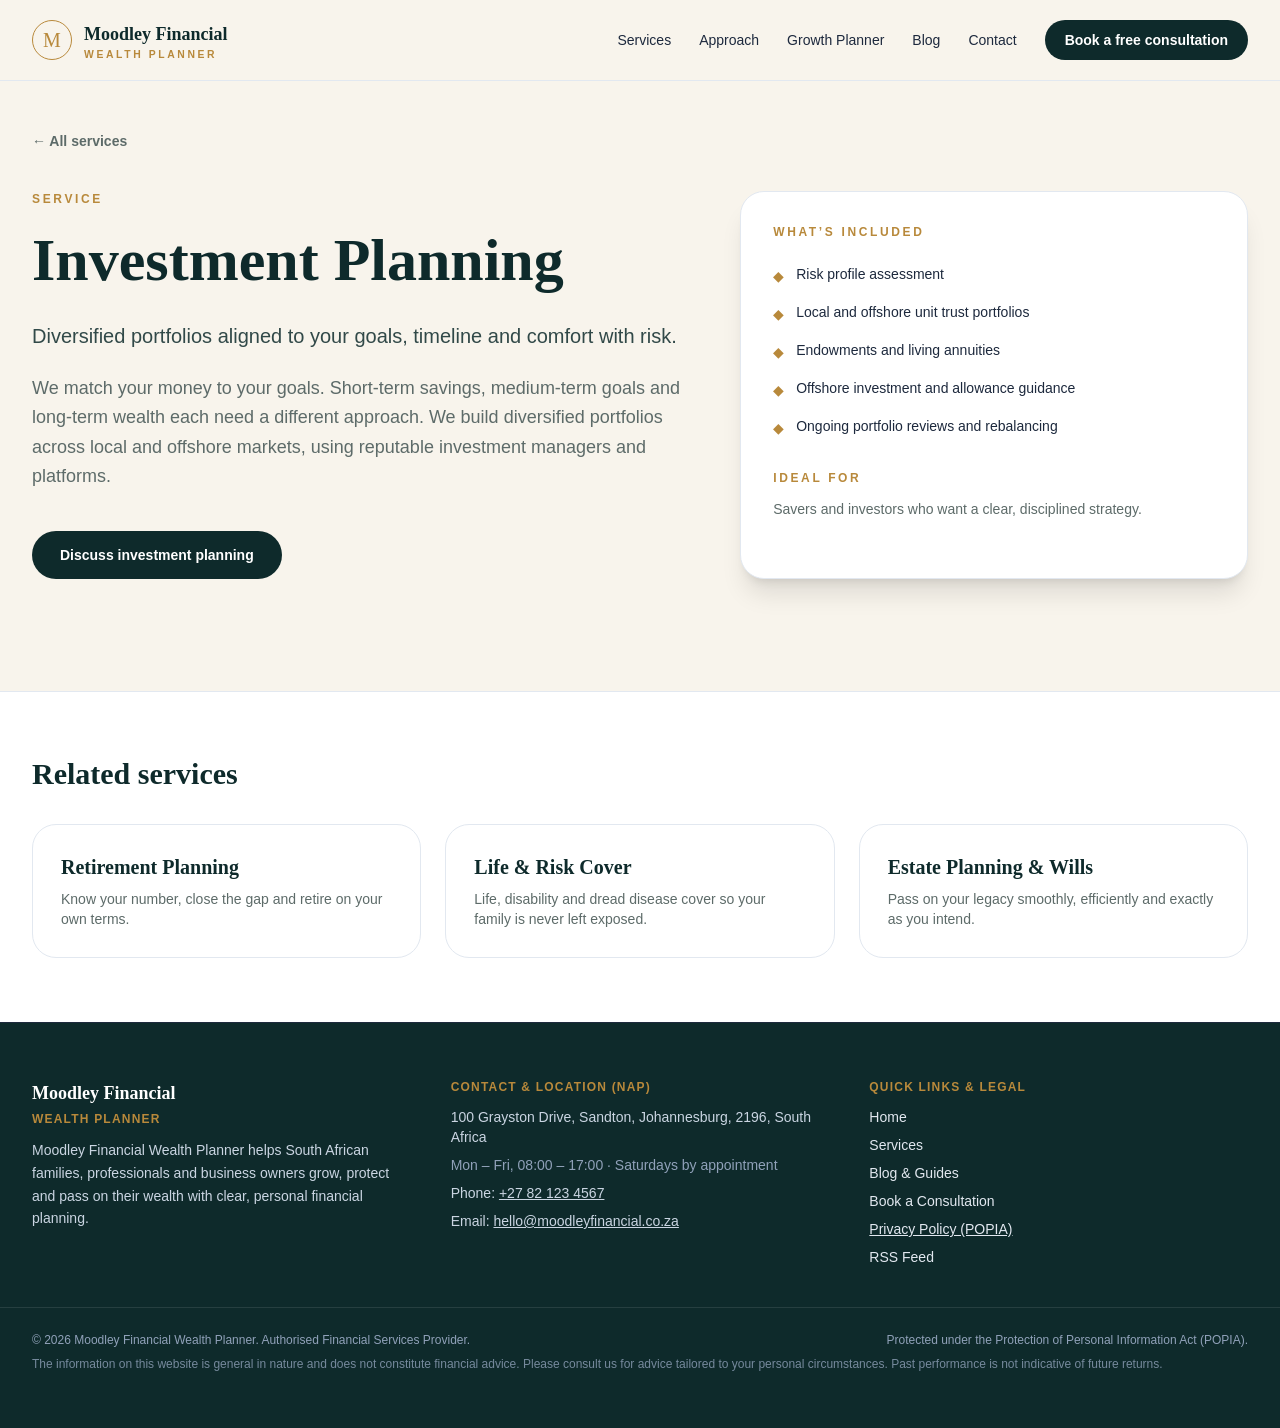
<file: docs/services/investment-planning/index.html>
<!DOCTYPE html><html lang="en-ZA"> <head><meta charset="utf-8"><meta name="viewport" content="width=device-width, initial-scale=1.0"><title>Investment Planning | Moodley Financial</title><meta name="description" content="Diversified portfolios aligned to your goals, timeline and comfort with risk."><link rel="canonical" href="https://moodleyfinancial.co.za/services/investment-planning"><!-- OpenGraph --><meta property="og:title" content="Investment Planning | Moodley Financial"><meta property="og:description" content="Diversified portfolios aligned to your goals, timeline and comfort with risk."><meta property="og:type" content="website"><meta property="og:url" content="https://moodleyfinancial.co.za/services/investment-planning"><meta property="og:image" content="https://moodleyfinancial.co.za/images/og-default.jpg"><meta property="og:site_name" content="Moodley Financial"><!-- Twitter --><meta name="twitter:card" content="summary_large_image"><meta name="twitter:title" content="Investment Planning | Moodley Financial"><meta name="twitter:description" content="Diversified portfolios aligned to your goals, timeline and comfort with risk."><meta name="twitter:image" content="https://moodleyfinancial.co.za/images/og-default.jpg"><!-- RSS Feed --><link rel="alternate" type="application/rss+xml" title="Moodley Financial RSS Feed" href="../../rss.xml"><!-- Structured Data --><script type="application/ld+json">{"@context":"https://schema.org","@type":"LocalBusiness","name":"Moodley Financial","description":"Moodley Financial Wealth Planner helps South African families, professionals and business owners grow, protect and pass on their wealth with clear, personal financial planning.","url":"https://moodleyfinancial.co.za","telephone":"+27 82 123 4567","email":"hello@moodleyfinancial.co.za","image":"https://moodleyfinancial.co.za/images/og-default.jpg","address":{"@type":"PostalAddress","streetAddress":"100 Grayston Drive, Sandton, Johannesburg, 2196, South Africa","addressLocality":"Johannesburg","addressRegion":"Gauteng","addressCountry":"ZA"},"sameAs":["https://www.facebook.com/moodleyfinancial","https://www.instagram.com/moodleyfinancial","https://www.linkedin.com/company/moodley-financial"]}</script><link rel="stylesheet" href="../../_astro/_slug_.Cq-bGZ1P.css"></head> <body style="--color-primary: #0e2a2b; --color-accent: #b8893b; --color-primary-soft: #1b3d3e; --color-accent-soft: #d9b878; --color-bg: #f8f4ec; --color-surface-alt: #efe6d6; --color-muted: #5d6b69" class="min-h-screen flex flex-col bg-[var(--color-bg)] text-[var(--color-primary)] antialiased"> <header class="sticky top-0 z-40 bg-[var(--color-bg)]/95 backdrop-blur border-b border-slate-200"> <div class="max-w-7xl mx-auto px-4 sm:px-6 lg:px-8 h-20 flex items-center justify-between gap-4"> <a href="../../" class="inline-flex items-center gap-3 text-[var(--color-primary)]" aria-label="Moodley Financial home">  <span aria-hidden="true" class="grid size-10 place-items-center rounded-full border border-[var(--color-accent)] font-serif text-xl text-[var(--color-accent)]"> M </span> <span class="leading-tight"> <span class="block font-serif text-lg font-bold text-[var(--color-primary)]"> Moodley Financial </span> <span class="block text-[0.65rem] font-semibold uppercase tracking-[0.25em] text-[var(--color-accent)]"> Wealth Planner </span> </span>  </a> <nav aria-label="Primary Navigation"> <ul class="flex flex-wrap items-center gap-5 sm:gap-7 text-sm font-medium text-slate-800"> <li> <a href="../../#services" class="hover:text-[var(--color-accent)] transition-colors">
Services
</a> </li> <li> <a href="../../#approach" class="hidden md:inline hover:text-[var(--color-accent)] transition-colors">
Approach
</a> </li> <li> <a href="../../#planner" class="hidden md:inline hover:text-[var(--color-accent)] transition-colors">
Growth Planner
</a> </li> <li> <a href="../../blog/" class="hover:text-[var(--color-accent)] transition-colors">
Blog
</a> </li> <li> <a href="../../contact/" class="hover:text-[var(--color-accent)] transition-colors">
Contact
</a> </li> <li> <a href="../../contact/" class="inline-flex items-center justify-center px-5 py-2.5 rounded-full text-white font-semibold bg-[var(--color-primary)] hover:opacity-90 transition-opacity"> Book a free consultation </a> </li> </ul> </nav> </div> </header> <main class="flex-1">  <section class="max-w-7xl mx-auto px-4 sm:px-6 lg:px-8 pt-12 pb-20 lg:pb-28"> <a href="../../#services" class="mb-10 inline-block text-sm font-semibold text-[var(--color-muted)] hover:text-[var(--color-primary)] transition-colors">
&larr; All services
</a> <div class="grid gap-12 lg:grid-cols-[1.3fr_1fr]"> <div> <p class="text-xs font-semibold uppercase tracking-[0.22em] text-[var(--color-accent)] mb-4">
Service
</p> <h1 class="font-serif mb-6 text-4xl sm:text-5xl lg:text-6xl font-bold leading-tight text-[var(--color-primary)]"> Investment Planning </h1> <p class="mb-6 text-xl font-medium text-[var(--color-primary)]/85"> Diversified portfolios aligned to your goals, timeline and comfort with risk. </p> <p class="mb-10 text-lg leading-relaxed text-[var(--color-muted)]"> We match your money to your goals. Short-term savings, medium-term goals and long-term wealth each need a different approach. We build diversified portfolios across local and offshore markets, using reputable investment managers and platforms. </p> <a href="../../contact/?service=investment-planning" class="inline-flex items-center justify-center px-7 py-3.5 rounded-full text-sm font-semibold text-white bg-[var(--color-primary)] hover:opacity-90 transition-opacity">
Discuss investment planning </a> </div> <aside class="rounded-3xl bg-white p-8 shadow-xl border border-slate-200">  <h2 class="text-xs font-semibold uppercase tracking-[0.22em] text-[var(--color-accent)] mb-6">
What’s included
</h2> <ul class="mb-8 space-y-4"> <li class="flex items-start gap-3 text-sm text-slate-800"> <span aria-hidden="true" class="mt-0.5 text-[var(--color-accent)] shrink-0">
◆
</span> <span>Risk profile assessment</span> </li><li class="flex items-start gap-3 text-sm text-slate-800"> <span aria-hidden="true" class="mt-0.5 text-[var(--color-accent)] shrink-0">
◆
</span> <span>Local and offshore unit trust portfolios</span> </li><li class="flex items-start gap-3 text-sm text-slate-800"> <span aria-hidden="true" class="mt-0.5 text-[var(--color-accent)] shrink-0">
◆
</span> <span>Endowments and living annuities</span> </li><li class="flex items-start gap-3 text-sm text-slate-800"> <span aria-hidden="true" class="mt-0.5 text-[var(--color-accent)] shrink-0">
◆
</span> <span>Offshore investment and allowance guidance</span> </li><li class="flex items-start gap-3 text-sm text-slate-800"> <span aria-hidden="true" class="mt-0.5 text-[var(--color-accent)] shrink-0">
◆
</span> <span>Ongoing portfolio reviews and rebalancing</span> </li> </ul>   <h2 class="text-xs font-semibold uppercase tracking-[0.22em] text-[var(--color-accent)] mb-3">
Ideal for
</h2> <p class="text-sm leading-relaxed text-[var(--color-muted)]">Savers and investors who want a clear, disciplined strategy.</p>  </aside> </div> </section> <section aria-labelledby="related-heading" class="border-t border-slate-200 bg-white"> <div class="max-w-7xl mx-auto px-4 sm:px-6 lg:px-8 py-16"> <h2 id="related-heading" class="font-serif mb-8 text-3xl font-bold">
Related services
</h2> <div class="grid gap-6 md:grid-cols-3"> <a href="../../services/retirement-planning/" class="rounded-3xl border border-slate-200 p-7 transition hover:border-[var(--color-accent)] hover:bg-[var(--color-bg)] group"> <h3 class="font-serif mb-2 text-xl font-bold group-hover:text-[var(--color-accent)] transition-colors"> Retirement Planning </h3> <p class="text-sm text-[var(--color-muted)]">Know your number, close the gap and retire on your own terms.</p> </a><a href="../../services/risk-protection/" class="rounded-3xl border border-slate-200 p-7 transition hover:border-[var(--color-accent)] hover:bg-[var(--color-bg)] group"> <h3 class="font-serif mb-2 text-xl font-bold group-hover:text-[var(--color-accent)] transition-colors"> Life &amp; Risk Cover </h3> <p class="text-sm text-[var(--color-muted)]">Life, disability and dread disease cover so your family is never left exposed.</p> </a><a href="../../services/estate-planning/" class="rounded-3xl border border-slate-200 p-7 transition hover:border-[var(--color-accent)] hover:bg-[var(--color-bg)] group"> <h3 class="font-serif mb-2 text-xl font-bold group-hover:text-[var(--color-accent)] transition-colors"> Estate Planning &amp; Wills </h3> <p class="text-sm text-[var(--color-muted)]">Pass on your legacy smoothly, efficiently and exactly as you intend.</p> </a> </div> </div> </section> </main> <footer class="bg-[var(--color-primary)] text-slate-200 py-14 border-t border-slate-800"> <div class="max-w-7xl mx-auto px-4 sm:px-6 lg:px-8 grid grid-cols-1 md:grid-cols-3 gap-10"> <div> <p class="text-lg font-serif font-bold text-white">Moodley Financial</p> <p class="mt-1 text-xs font-semibold uppercase tracking-widest text-[var(--color-accent)]"> Wealth Planner </p> <p class="mt-3 text-sm text-slate-300 leading-relaxed">Moodley Financial Wealth Planner helps South African families, professionals and business owners grow, protect and pass on their wealth with clear, personal financial planning.</p> </div> <div> <p class="text-xs font-semibold uppercase tracking-widest text-[var(--color-accent)]">
Contact &amp; Location (NAP)
</p> <address class="mt-3 not-italic text-sm space-y-2 text-slate-300"> <p>100 Grayston Drive, Sandton, Johannesburg, 2196, South Africa</p> <p class="text-slate-400">Mon – Fri, 08:00 – 17:00 · Saturdays by appointment</p> <p>
Phone:  <a href="tel:+27821234567" class="hover:text-white underline"> +27 82 123 4567 </a> </p> <p>
Email:  <a href="mailto:hello@moodleyfinancial.co.za" class="hover:text-white underline"> hello@moodleyfinancial.co.za </a> </p> </address> </div> <div> <p class="text-xs font-semibold uppercase tracking-widest text-[var(--color-accent)]">
Quick Links &amp; Legal
</p> <ul class="mt-3 space-y-2 text-sm"> <li> <a href="../../" class="hover:text-white transition-colors">Home</a> </li> <li> <a href="../../#services" class="hover:text-white transition-colors">Services</a> </li> <li> <a href="../../blog/" class="hover:text-white transition-colors">Blog &amp; Guides</a> </li> <li> <a href="../../contact/" class="hover:text-white transition-colors">Book a Consultation</a> </li> <li> <a href="../../privacy/" class="hover:text-white underline transition-colors">
Privacy Policy (POPIA)
</a> </li> <li> <a href="../../rss.xml" class="hover:text-white transition-colors">RSS Feed</a> </li> </ul> </div> </div> <div class="max-w-7xl mx-auto px-4 sm:px-6 lg:px-8 mt-10 pt-6 border-t border-white/10 text-xs text-slate-400 space-y-2"> <div class="flex flex-col sm:flex-row justify-between items-start sm:items-center gap-4"> <p>
&copy; 2026 Moodley Financial Wealth Planner.  <span>Authorised Financial Services Provider.</span> </p> <p>Protected under the Protection of Personal Information Act (POPIA).</p> </div> <p class="text-slate-400/80">The information on this website is general in nature and does not constitute financial advice. Please consult us for advice tailored to your personal circumstances. Past performance is not indicative of future returns.</p> </div> </footer> </body></html>
</file>
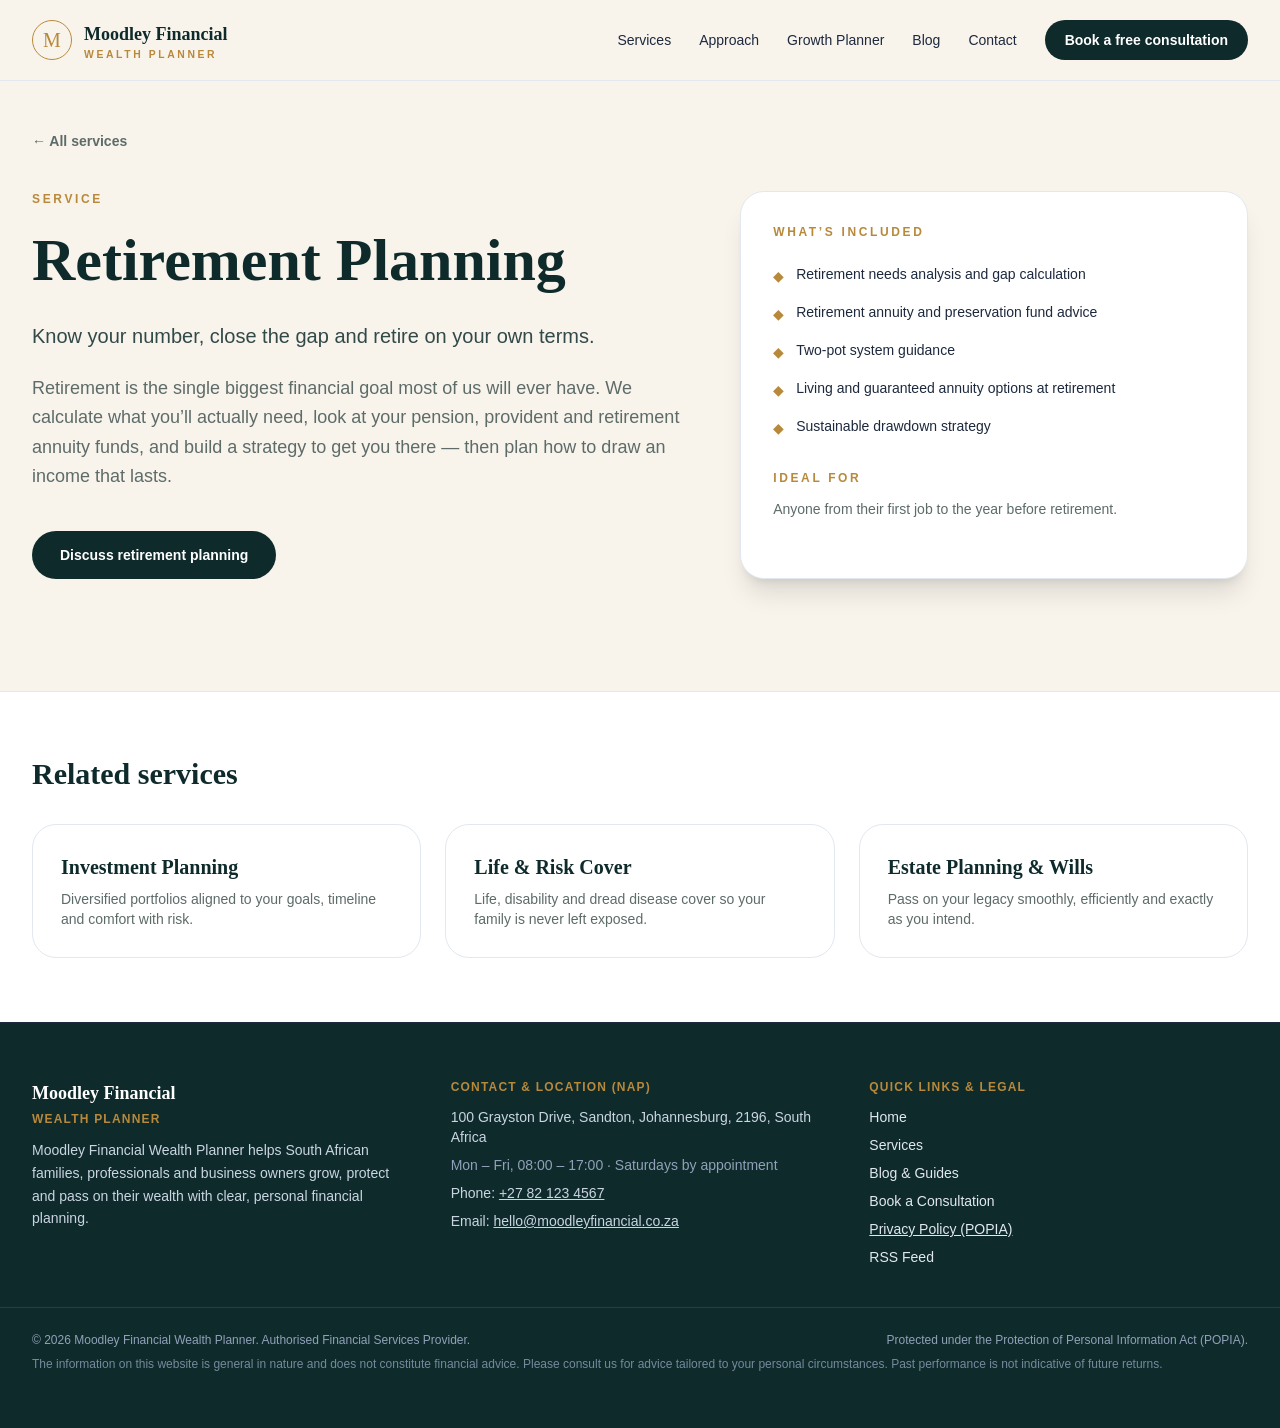
<file: docs/services/retirement-planning/index.html>
<!DOCTYPE html><html lang="en-ZA"> <head><meta charset="utf-8"><meta name="viewport" content="width=device-width, initial-scale=1.0"><title>Retirement Planning | Moodley Financial</title><meta name="description" content="Know your number, close the gap and retire on your own terms."><link rel="canonical" href="https://moodleyfinancial.co.za/services/retirement-planning"><!-- OpenGraph --><meta property="og:title" content="Retirement Planning | Moodley Financial"><meta property="og:description" content="Know your number, close the gap and retire on your own terms."><meta property="og:type" content="website"><meta property="og:url" content="https://moodleyfinancial.co.za/services/retirement-planning"><meta property="og:image" content="https://moodleyfinancial.co.za/images/og-default.jpg"><meta property="og:site_name" content="Moodley Financial"><!-- Twitter --><meta name="twitter:card" content="summary_large_image"><meta name="twitter:title" content="Retirement Planning | Moodley Financial"><meta name="twitter:description" content="Know your number, close the gap and retire on your own terms."><meta name="twitter:image" content="https://moodleyfinancial.co.za/images/og-default.jpg"><!-- RSS Feed --><link rel="alternate" type="application/rss+xml" title="Moodley Financial RSS Feed" href="../../rss.xml"><!-- Structured Data --><script type="application/ld+json">{"@context":"https://schema.org","@type":"LocalBusiness","name":"Moodley Financial","description":"Moodley Financial Wealth Planner helps South African families, professionals and business owners grow, protect and pass on their wealth with clear, personal financial planning.","url":"https://moodleyfinancial.co.za","telephone":"+27 82 123 4567","email":"hello@moodleyfinancial.co.za","image":"https://moodleyfinancial.co.za/images/og-default.jpg","address":{"@type":"PostalAddress","streetAddress":"100 Grayston Drive, Sandton, Johannesburg, 2196, South Africa","addressLocality":"Johannesburg","addressRegion":"Gauteng","addressCountry":"ZA"},"sameAs":["https://www.facebook.com/moodleyfinancial","https://www.instagram.com/moodleyfinancial","https://www.linkedin.com/company/moodley-financial"]}</script><link rel="stylesheet" href="../../_astro/_slug_.Cq-bGZ1P.css"></head> <body style="--color-primary: #0e2a2b; --color-accent: #b8893b; --color-primary-soft: #1b3d3e; --color-accent-soft: #d9b878; --color-bg: #f8f4ec; --color-surface-alt: #efe6d6; --color-muted: #5d6b69" class="min-h-screen flex flex-col bg-[var(--color-bg)] text-[var(--color-primary)] antialiased"> <header class="sticky top-0 z-40 bg-[var(--color-bg)]/95 backdrop-blur border-b border-slate-200"> <div class="max-w-7xl mx-auto px-4 sm:px-6 lg:px-8 h-20 flex items-center justify-between gap-4"> <a href="../../" class="inline-flex items-center gap-3 text-[var(--color-primary)]" aria-label="Moodley Financial home">  <span aria-hidden="true" class="grid size-10 place-items-center rounded-full border border-[var(--color-accent)] font-serif text-xl text-[var(--color-accent)]"> M </span> <span class="leading-tight"> <span class="block font-serif text-lg font-bold text-[var(--color-primary)]"> Moodley Financial </span> <span class="block text-[0.65rem] font-semibold uppercase tracking-[0.25em] text-[var(--color-accent)]"> Wealth Planner </span> </span>  </a> <nav aria-label="Primary Navigation"> <ul class="flex flex-wrap items-center gap-5 sm:gap-7 text-sm font-medium text-slate-800"> <li> <a href="../../#services" class="hover:text-[var(--color-accent)] transition-colors">
Services
</a> </li> <li> <a href="../../#approach" class="hidden md:inline hover:text-[var(--color-accent)] transition-colors">
Approach
</a> </li> <li> <a href="../../#planner" class="hidden md:inline hover:text-[var(--color-accent)] transition-colors">
Growth Planner
</a> </li> <li> <a href="../../blog/" class="hover:text-[var(--color-accent)] transition-colors">
Blog
</a> </li> <li> <a href="../../contact/" class="hover:text-[var(--color-accent)] transition-colors">
Contact
</a> </li> <li> <a href="../../contact/" class="inline-flex items-center justify-center px-5 py-2.5 rounded-full text-white font-semibold bg-[var(--color-primary)] hover:opacity-90 transition-opacity"> Book a free consultation </a> </li> </ul> </nav> </div> </header> <main class="flex-1">  <section class="max-w-7xl mx-auto px-4 sm:px-6 lg:px-8 pt-12 pb-20 lg:pb-28"> <a href="../../#services" class="mb-10 inline-block text-sm font-semibold text-[var(--color-muted)] hover:text-[var(--color-primary)] transition-colors">
&larr; All services
</a> <div class="grid gap-12 lg:grid-cols-[1.3fr_1fr]"> <div> <p class="text-xs font-semibold uppercase tracking-[0.22em] text-[var(--color-accent)] mb-4">
Service
</p> <h1 class="font-serif mb-6 text-4xl sm:text-5xl lg:text-6xl font-bold leading-tight text-[var(--color-primary)]"> Retirement Planning </h1> <p class="mb-6 text-xl font-medium text-[var(--color-primary)]/85"> Know your number, close the gap and retire on your own terms. </p> <p class="mb-10 text-lg leading-relaxed text-[var(--color-muted)]"> Retirement is the single biggest financial goal most of us will ever have. We calculate what you’ll actually need, look at your pension, provident and retirement annuity funds, and build a strategy to get you there — then plan how to draw an income that lasts. </p> <a href="../../contact/?service=retirement-planning" class="inline-flex items-center justify-center px-7 py-3.5 rounded-full text-sm font-semibold text-white bg-[var(--color-primary)] hover:opacity-90 transition-opacity">
Discuss retirement planning </a> </div> <aside class="rounded-3xl bg-white p-8 shadow-xl border border-slate-200">  <h2 class="text-xs font-semibold uppercase tracking-[0.22em] text-[var(--color-accent)] mb-6">
What’s included
</h2> <ul class="mb-8 space-y-4"> <li class="flex items-start gap-3 text-sm text-slate-800"> <span aria-hidden="true" class="mt-0.5 text-[var(--color-accent)] shrink-0">
◆
</span> <span>Retirement needs analysis and gap calculation</span> </li><li class="flex items-start gap-3 text-sm text-slate-800"> <span aria-hidden="true" class="mt-0.5 text-[var(--color-accent)] shrink-0">
◆
</span> <span>Retirement annuity and preservation fund advice</span> </li><li class="flex items-start gap-3 text-sm text-slate-800"> <span aria-hidden="true" class="mt-0.5 text-[var(--color-accent)] shrink-0">
◆
</span> <span>Two-pot system guidance</span> </li><li class="flex items-start gap-3 text-sm text-slate-800"> <span aria-hidden="true" class="mt-0.5 text-[var(--color-accent)] shrink-0">
◆
</span> <span>Living and guaranteed annuity options at retirement</span> </li><li class="flex items-start gap-3 text-sm text-slate-800"> <span aria-hidden="true" class="mt-0.5 text-[var(--color-accent)] shrink-0">
◆
</span> <span>Sustainable drawdown strategy</span> </li> </ul>   <h2 class="text-xs font-semibold uppercase tracking-[0.22em] text-[var(--color-accent)] mb-3">
Ideal for
</h2> <p class="text-sm leading-relaxed text-[var(--color-muted)]">Anyone from their first job to the year before retirement.</p>  </aside> </div> </section> <section aria-labelledby="related-heading" class="border-t border-slate-200 bg-white"> <div class="max-w-7xl mx-auto px-4 sm:px-6 lg:px-8 py-16"> <h2 id="related-heading" class="font-serif mb-8 text-3xl font-bold">
Related services
</h2> <div class="grid gap-6 md:grid-cols-3"> <a href="../../services/investment-planning/" class="rounded-3xl border border-slate-200 p-7 transition hover:border-[var(--color-accent)] hover:bg-[var(--color-bg)] group"> <h3 class="font-serif mb-2 text-xl font-bold group-hover:text-[var(--color-accent)] transition-colors"> Investment Planning </h3> <p class="text-sm text-[var(--color-muted)]">Diversified portfolios aligned to your goals, timeline and comfort with risk.</p> </a><a href="../../services/risk-protection/" class="rounded-3xl border border-slate-200 p-7 transition hover:border-[var(--color-accent)] hover:bg-[var(--color-bg)] group"> <h3 class="font-serif mb-2 text-xl font-bold group-hover:text-[var(--color-accent)] transition-colors"> Life &amp; Risk Cover </h3> <p class="text-sm text-[var(--color-muted)]">Life, disability and dread disease cover so your family is never left exposed.</p> </a><a href="../../services/estate-planning/" class="rounded-3xl border border-slate-200 p-7 transition hover:border-[var(--color-accent)] hover:bg-[var(--color-bg)] group"> <h3 class="font-serif mb-2 text-xl font-bold group-hover:text-[var(--color-accent)] transition-colors"> Estate Planning &amp; Wills </h3> <p class="text-sm text-[var(--color-muted)]">Pass on your legacy smoothly, efficiently and exactly as you intend.</p> </a> </div> </div> </section> </main> <footer class="bg-[var(--color-primary)] text-slate-200 py-14 border-t border-slate-800"> <div class="max-w-7xl mx-auto px-4 sm:px-6 lg:px-8 grid grid-cols-1 md:grid-cols-3 gap-10"> <div> <p class="text-lg font-serif font-bold text-white">Moodley Financial</p> <p class="mt-1 text-xs font-semibold uppercase tracking-widest text-[var(--color-accent)]"> Wealth Planner </p> <p class="mt-3 text-sm text-slate-300 leading-relaxed">Moodley Financial Wealth Planner helps South African families, professionals and business owners grow, protect and pass on their wealth with clear, personal financial planning.</p> </div> <div> <p class="text-xs font-semibold uppercase tracking-widest text-[var(--color-accent)]">
Contact &amp; Location (NAP)
</p> <address class="mt-3 not-italic text-sm space-y-2 text-slate-300"> <p>100 Grayston Drive, Sandton, Johannesburg, 2196, South Africa</p> <p class="text-slate-400">Mon – Fri, 08:00 – 17:00 · Saturdays by appointment</p> <p>
Phone:  <a href="tel:+27821234567" class="hover:text-white underline"> +27 82 123 4567 </a> </p> <p>
Email:  <a href="mailto:hello@moodleyfinancial.co.za" class="hover:text-white underline"> hello@moodleyfinancial.co.za </a> </p> </address> </div> <div> <p class="text-xs font-semibold uppercase tracking-widest text-[var(--color-accent)]">
Quick Links &amp; Legal
</p> <ul class="mt-3 space-y-2 text-sm"> <li> <a href="../../" class="hover:text-white transition-colors">Home</a> </li> <li> <a href="../../#services" class="hover:text-white transition-colors">Services</a> </li> <li> <a href="../../blog/" class="hover:text-white transition-colors">Blog &amp; Guides</a> </li> <li> <a href="../../contact/" class="hover:text-white transition-colors">Book a Consultation</a> </li> <li> <a href="../../privacy/" class="hover:text-white underline transition-colors">
Privacy Policy (POPIA)
</a> </li> <li> <a href="../../rss.xml" class="hover:text-white transition-colors">RSS Feed</a> </li> </ul> </div> </div> <div class="max-w-7xl mx-auto px-4 sm:px-6 lg:px-8 mt-10 pt-6 border-t border-white/10 text-xs text-slate-400 space-y-2"> <div class="flex flex-col sm:flex-row justify-between items-start sm:items-center gap-4"> <p>
&copy; 2026 Moodley Financial Wealth Planner.  <span>Authorised Financial Services Provider.</span> </p> <p>Protected under the Protection of Personal Information Act (POPIA).</p> </div> <p class="text-slate-400/80">The information on this website is general in nature and does not constitute financial advice. Please consult us for advice tailored to your personal circumstances. Past performance is not indicative of future returns.</p> </div> </footer> </body></html>
</file>
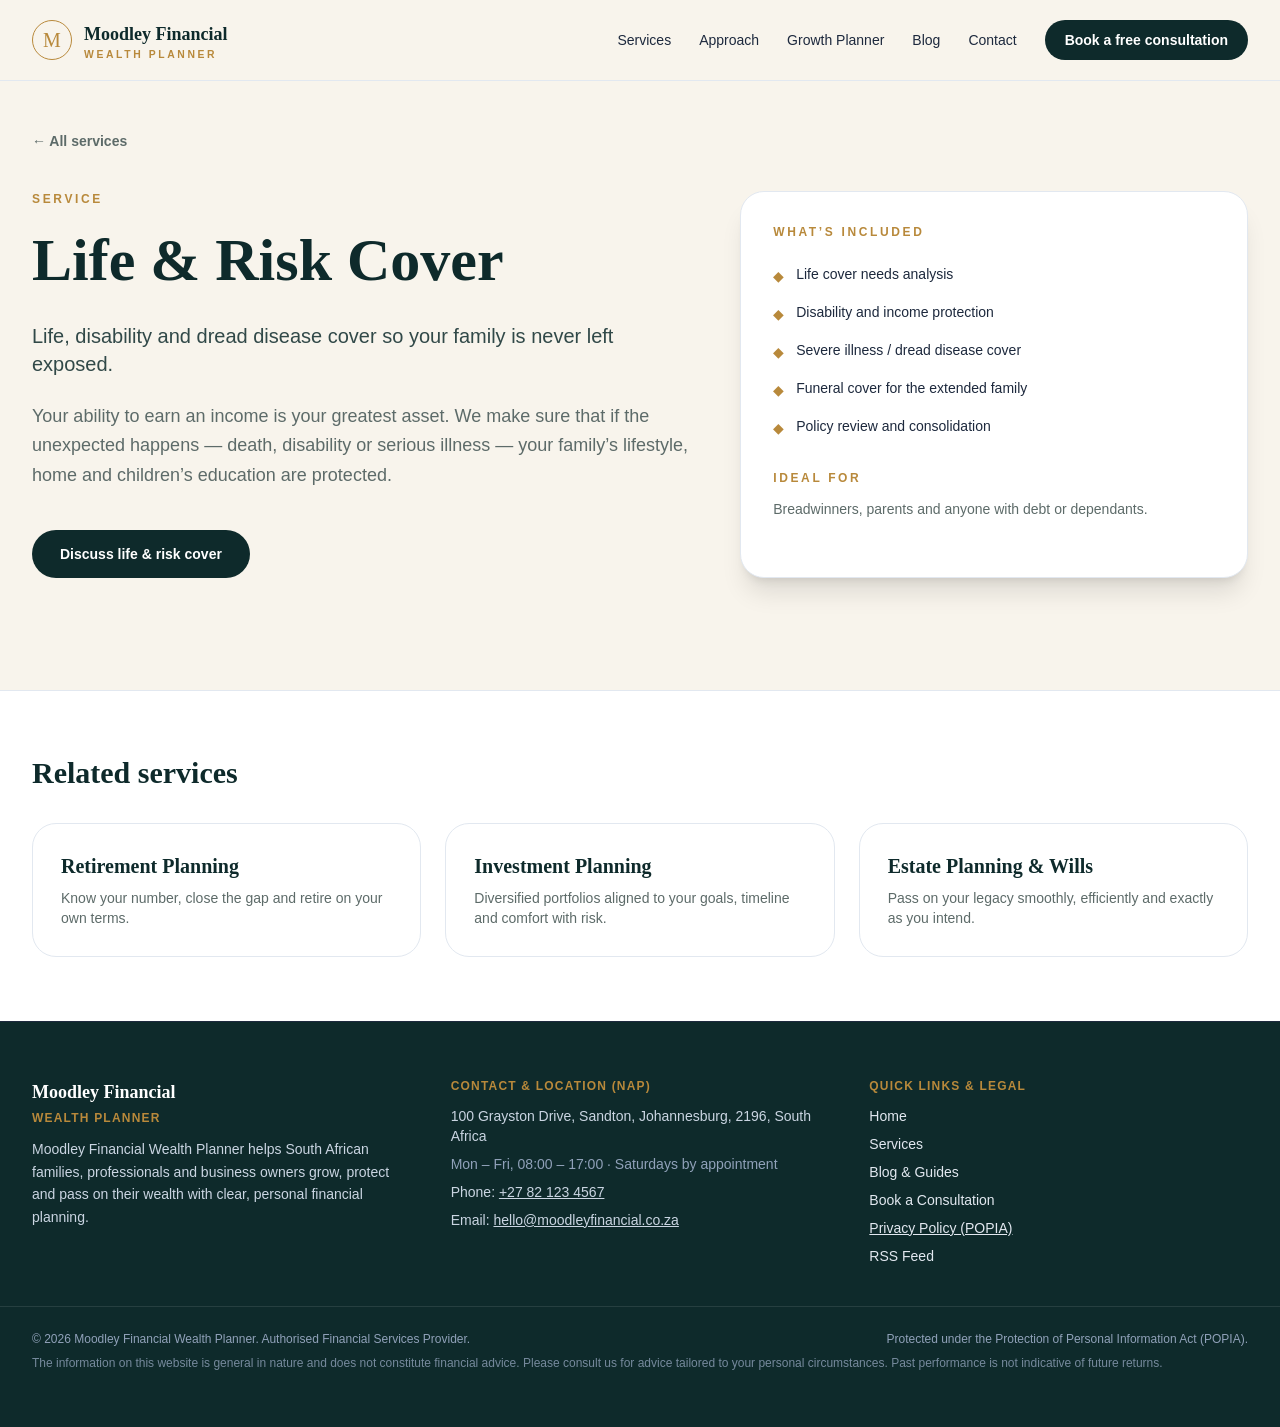
<file: docs/services/risk-protection/index.html>
<!DOCTYPE html><html lang="en-ZA"> <head><meta charset="utf-8"><meta name="viewport" content="width=device-width, initial-scale=1.0"><title>Life &amp; Risk Cover | Moodley Financial</title><meta name="description" content="Life, disability and dread disease cover so your family is never left exposed."><link rel="canonical" href="https://moodleyfinancial.co.za/services/risk-protection"><!-- OpenGraph --><meta property="og:title" content="Life &#38; Risk Cover | Moodley Financial"><meta property="og:description" content="Life, disability and dread disease cover so your family is never left exposed."><meta property="og:type" content="website"><meta property="og:url" content="https://moodleyfinancial.co.za/services/risk-protection"><meta property="og:image" content="https://moodleyfinancial.co.za/images/og-default.jpg"><meta property="og:site_name" content="Moodley Financial"><!-- Twitter --><meta name="twitter:card" content="summary_large_image"><meta name="twitter:title" content="Life &#38; Risk Cover | Moodley Financial"><meta name="twitter:description" content="Life, disability and dread disease cover so your family is never left exposed."><meta name="twitter:image" content="https://moodleyfinancial.co.za/images/og-default.jpg"><!-- RSS Feed --><link rel="alternate" type="application/rss+xml" title="Moodley Financial RSS Feed" href="../../rss.xml"><!-- Structured Data --><script type="application/ld+json">{"@context":"https://schema.org","@type":"LocalBusiness","name":"Moodley Financial","description":"Moodley Financial Wealth Planner helps South African families, professionals and business owners grow, protect and pass on their wealth with clear, personal financial planning.","url":"https://moodleyfinancial.co.za","telephone":"+27 82 123 4567","email":"hello@moodleyfinancial.co.za","image":"https://moodleyfinancial.co.za/images/og-default.jpg","address":{"@type":"PostalAddress","streetAddress":"100 Grayston Drive, Sandton, Johannesburg, 2196, South Africa","addressLocality":"Johannesburg","addressRegion":"Gauteng","addressCountry":"ZA"},"sameAs":["https://www.facebook.com/moodleyfinancial","https://www.instagram.com/moodleyfinancial","https://www.linkedin.com/company/moodley-financial"]}</script><link rel="stylesheet" href="../../_astro/_slug_.Cq-bGZ1P.css"></head> <body style="--color-primary: #0e2a2b; --color-accent: #b8893b; --color-primary-soft: #1b3d3e; --color-accent-soft: #d9b878; --color-bg: #f8f4ec; --color-surface-alt: #efe6d6; --color-muted: #5d6b69" class="min-h-screen flex flex-col bg-[var(--color-bg)] text-[var(--color-primary)] antialiased"> <header class="sticky top-0 z-40 bg-[var(--color-bg)]/95 backdrop-blur border-b border-slate-200"> <div class="max-w-7xl mx-auto px-4 sm:px-6 lg:px-8 h-20 flex items-center justify-between gap-4"> <a href="../../" class="inline-flex items-center gap-3 text-[var(--color-primary)]" aria-label="Moodley Financial home">  <span aria-hidden="true" class="grid size-10 place-items-center rounded-full border border-[var(--color-accent)] font-serif text-xl text-[var(--color-accent)]"> M </span> <span class="leading-tight"> <span class="block font-serif text-lg font-bold text-[var(--color-primary)]"> Moodley Financial </span> <span class="block text-[0.65rem] font-semibold uppercase tracking-[0.25em] text-[var(--color-accent)]"> Wealth Planner </span> </span>  </a> <nav aria-label="Primary Navigation"> <ul class="flex flex-wrap items-center gap-5 sm:gap-7 text-sm font-medium text-slate-800"> <li> <a href="../../#services" class="hover:text-[var(--color-accent)] transition-colors">
Services
</a> </li> <li> <a href="../../#approach" class="hidden md:inline hover:text-[var(--color-accent)] transition-colors">
Approach
</a> </li> <li> <a href="../../#planner" class="hidden md:inline hover:text-[var(--color-accent)] transition-colors">
Growth Planner
</a> </li> <li> <a href="../../blog/" class="hover:text-[var(--color-accent)] transition-colors">
Blog
</a> </li> <li> <a href="../../contact/" class="hover:text-[var(--color-accent)] transition-colors">
Contact
</a> </li> <li> <a href="../../contact/" class="inline-flex items-center justify-center px-5 py-2.5 rounded-full text-white font-semibold bg-[var(--color-primary)] hover:opacity-90 transition-opacity"> Book a free consultation </a> </li> </ul> </nav> </div> </header> <main class="flex-1">  <section class="max-w-7xl mx-auto px-4 sm:px-6 lg:px-8 pt-12 pb-20 lg:pb-28"> <a href="../../#services" class="mb-10 inline-block text-sm font-semibold text-[var(--color-muted)] hover:text-[var(--color-primary)] transition-colors">
&larr; All services
</a> <div class="grid gap-12 lg:grid-cols-[1.3fr_1fr]"> <div> <p class="text-xs font-semibold uppercase tracking-[0.22em] text-[var(--color-accent)] mb-4">
Service
</p> <h1 class="font-serif mb-6 text-4xl sm:text-5xl lg:text-6xl font-bold leading-tight text-[var(--color-primary)]"> Life &amp; Risk Cover </h1> <p class="mb-6 text-xl font-medium text-[var(--color-primary)]/85"> Life, disability and dread disease cover so your family is never left exposed. </p> <p class="mb-10 text-lg leading-relaxed text-[var(--color-muted)]"> Your ability to earn an income is your greatest asset. We make sure that if the unexpected happens — death, disability or serious illness — your family’s lifestyle, home and children’s education are protected. </p> <a href="../../contact/?service=risk-protection" class="inline-flex items-center justify-center px-7 py-3.5 rounded-full text-sm font-semibold text-white bg-[var(--color-primary)] hover:opacity-90 transition-opacity">
Discuss life &amp; risk cover </a> </div> <aside class="rounded-3xl bg-white p-8 shadow-xl border border-slate-200">  <h2 class="text-xs font-semibold uppercase tracking-[0.22em] text-[var(--color-accent)] mb-6">
What’s included
</h2> <ul class="mb-8 space-y-4"> <li class="flex items-start gap-3 text-sm text-slate-800"> <span aria-hidden="true" class="mt-0.5 text-[var(--color-accent)] shrink-0">
◆
</span> <span>Life cover needs analysis</span> </li><li class="flex items-start gap-3 text-sm text-slate-800"> <span aria-hidden="true" class="mt-0.5 text-[var(--color-accent)] shrink-0">
◆
</span> <span>Disability and income protection</span> </li><li class="flex items-start gap-3 text-sm text-slate-800"> <span aria-hidden="true" class="mt-0.5 text-[var(--color-accent)] shrink-0">
◆
</span> <span>Severe illness / dread disease cover</span> </li><li class="flex items-start gap-3 text-sm text-slate-800"> <span aria-hidden="true" class="mt-0.5 text-[var(--color-accent)] shrink-0">
◆
</span> <span>Funeral cover for the extended family</span> </li><li class="flex items-start gap-3 text-sm text-slate-800"> <span aria-hidden="true" class="mt-0.5 text-[var(--color-accent)] shrink-0">
◆
</span> <span>Policy review and consolidation</span> </li> </ul>   <h2 class="text-xs font-semibold uppercase tracking-[0.22em] text-[var(--color-accent)] mb-3">
Ideal for
</h2> <p class="text-sm leading-relaxed text-[var(--color-muted)]">Breadwinners, parents and anyone with debt or dependants.</p>  </aside> </div> </section> <section aria-labelledby="related-heading" class="border-t border-slate-200 bg-white"> <div class="max-w-7xl mx-auto px-4 sm:px-6 lg:px-8 py-16"> <h2 id="related-heading" class="font-serif mb-8 text-3xl font-bold">
Related services
</h2> <div class="grid gap-6 md:grid-cols-3"> <a href="../../services/retirement-planning/" class="rounded-3xl border border-slate-200 p-7 transition hover:border-[var(--color-accent)] hover:bg-[var(--color-bg)] group"> <h3 class="font-serif mb-2 text-xl font-bold group-hover:text-[var(--color-accent)] transition-colors"> Retirement Planning </h3> <p class="text-sm text-[var(--color-muted)]">Know your number, close the gap and retire on your own terms.</p> </a><a href="../../services/investment-planning/" class="rounded-3xl border border-slate-200 p-7 transition hover:border-[var(--color-accent)] hover:bg-[var(--color-bg)] group"> <h3 class="font-serif mb-2 text-xl font-bold group-hover:text-[var(--color-accent)] transition-colors"> Investment Planning </h3> <p class="text-sm text-[var(--color-muted)]">Diversified portfolios aligned to your goals, timeline and comfort with risk.</p> </a><a href="../../services/estate-planning/" class="rounded-3xl border border-slate-200 p-7 transition hover:border-[var(--color-accent)] hover:bg-[var(--color-bg)] group"> <h3 class="font-serif mb-2 text-xl font-bold group-hover:text-[var(--color-accent)] transition-colors"> Estate Planning &amp; Wills </h3> <p class="text-sm text-[var(--color-muted)]">Pass on your legacy smoothly, efficiently and exactly as you intend.</p> </a> </div> </div> </section> </main> <footer class="bg-[var(--color-primary)] text-slate-200 py-14 border-t border-slate-800"> <div class="max-w-7xl mx-auto px-4 sm:px-6 lg:px-8 grid grid-cols-1 md:grid-cols-3 gap-10"> <div> <p class="text-lg font-serif font-bold text-white">Moodley Financial</p> <p class="mt-1 text-xs font-semibold uppercase tracking-widest text-[var(--color-accent)]"> Wealth Planner </p> <p class="mt-3 text-sm text-slate-300 leading-relaxed">Moodley Financial Wealth Planner helps South African families, professionals and business owners grow, protect and pass on their wealth with clear, personal financial planning.</p> </div> <div> <p class="text-xs font-semibold uppercase tracking-widest text-[var(--color-accent)]">
Contact &amp; Location (NAP)
</p> <address class="mt-3 not-italic text-sm space-y-2 text-slate-300"> <p>100 Grayston Drive, Sandton, Johannesburg, 2196, South Africa</p> <p class="text-slate-400">Mon – Fri, 08:00 – 17:00 · Saturdays by appointment</p> <p>
Phone:  <a href="tel:+27821234567" class="hover:text-white underline"> +27 82 123 4567 </a> </p> <p>
Email:  <a href="mailto:hello@moodleyfinancial.co.za" class="hover:text-white underline"> hello@moodleyfinancial.co.za </a> </p> </address> </div> <div> <p class="text-xs font-semibold uppercase tracking-widest text-[var(--color-accent)]">
Quick Links &amp; Legal
</p> <ul class="mt-3 space-y-2 text-sm"> <li> <a href="../../" class="hover:text-white transition-colors">Home</a> </li> <li> <a href="../../#services" class="hover:text-white transition-colors">Services</a> </li> <li> <a href="../../blog/" class="hover:text-white transition-colors">Blog &amp; Guides</a> </li> <li> <a href="../../contact/" class="hover:text-white transition-colors">Book a Consultation</a> </li> <li> <a href="../../privacy/" class="hover:text-white underline transition-colors">
Privacy Policy (POPIA)
</a> </li> <li> <a href="../../rss.xml" class="hover:text-white transition-colors">RSS Feed</a> </li> </ul> </div> </div> <div class="max-w-7xl mx-auto px-4 sm:px-6 lg:px-8 mt-10 pt-6 border-t border-white/10 text-xs text-slate-400 space-y-2"> <div class="flex flex-col sm:flex-row justify-between items-start sm:items-center gap-4"> <p>
&copy; 2026 Moodley Financial Wealth Planner.  <span>Authorised Financial Services Provider.</span> </p> <p>Protected under the Protection of Personal Information Act (POPIA).</p> </div> <p class="text-slate-400/80">The information on this website is general in nature and does not constitute financial advice. Please consult us for advice tailored to your personal circumstances. Past performance is not indicative of future returns.</p> </div> </footer> </body></html>
</file>
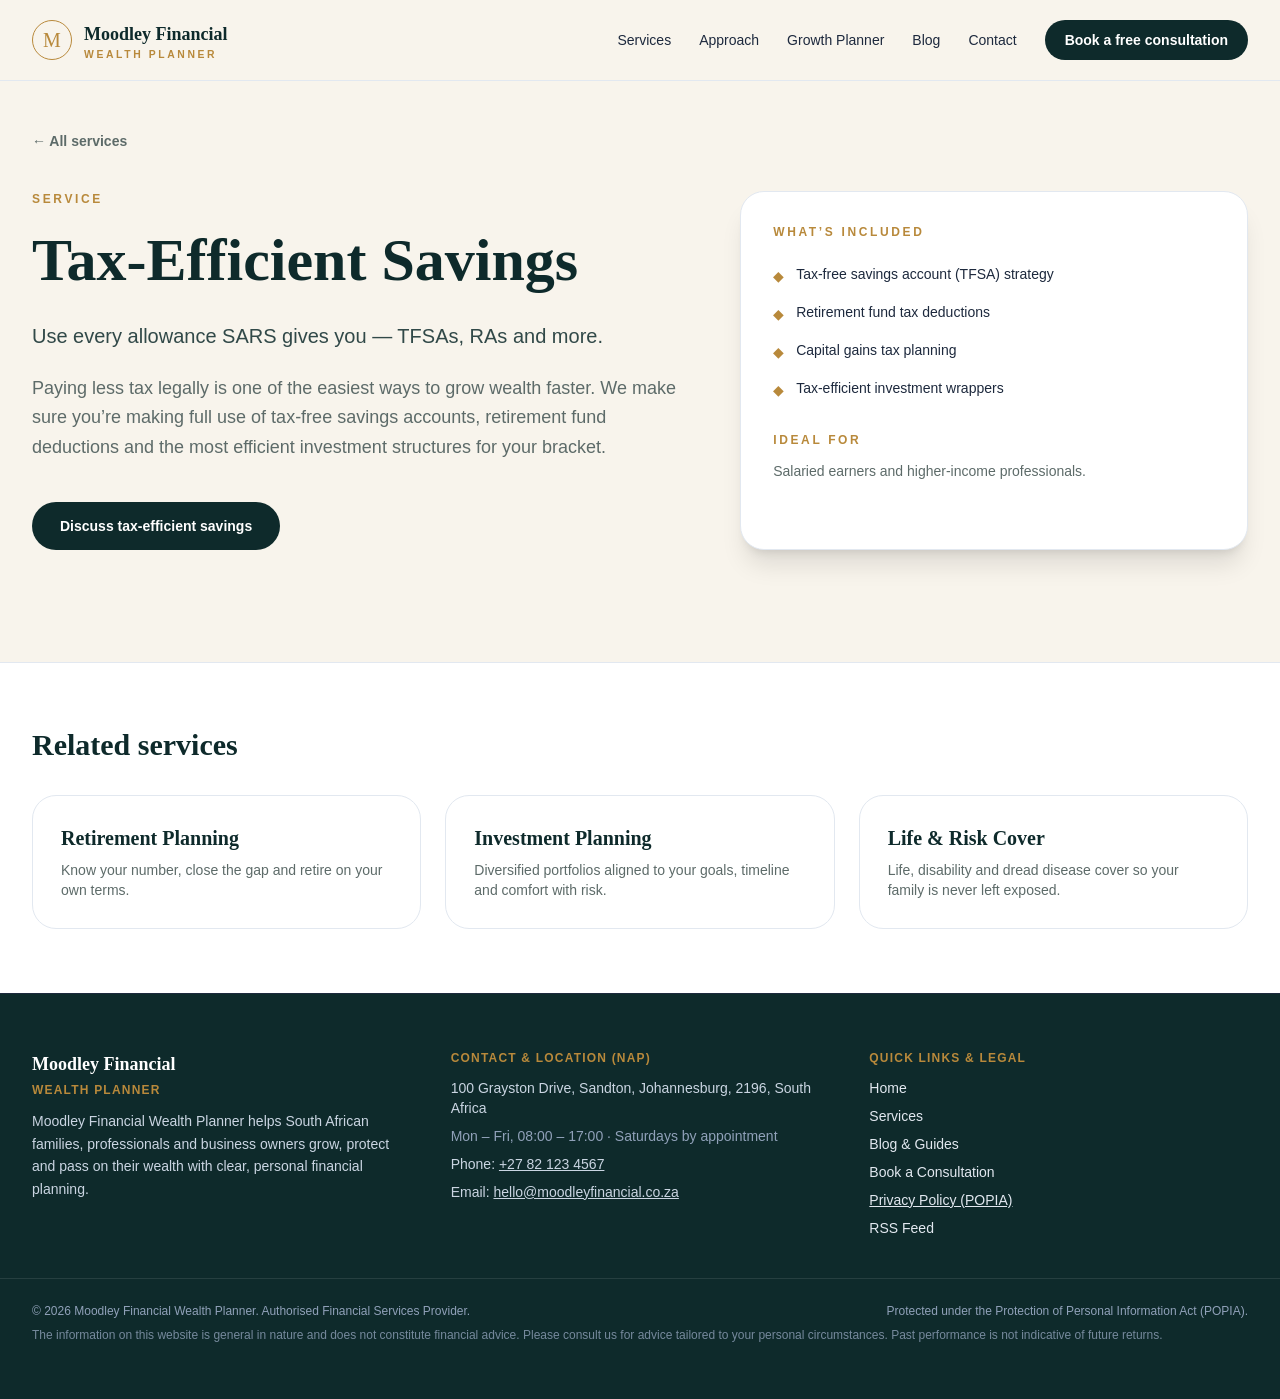
<file: docs/services/tax-efficient-savings/index.html>
<!DOCTYPE html><html lang="en-ZA"> <head><meta charset="utf-8"><meta name="viewport" content="width=device-width, initial-scale=1.0"><title>Tax-Efficient Savings | Moodley Financial</title><meta name="description" content="Use every allowance SARS gives you — TFSAs, RAs and more."><link rel="canonical" href="https://moodleyfinancial.co.za/services/tax-efficient-savings"><!-- OpenGraph --><meta property="og:title" content="Tax-Efficient Savings | Moodley Financial"><meta property="og:description" content="Use every allowance SARS gives you — TFSAs, RAs and more."><meta property="og:type" content="website"><meta property="og:url" content="https://moodleyfinancial.co.za/services/tax-efficient-savings"><meta property="og:image" content="https://moodleyfinancial.co.za/images/og-default.jpg"><meta property="og:site_name" content="Moodley Financial"><!-- Twitter --><meta name="twitter:card" content="summary_large_image"><meta name="twitter:title" content="Tax-Efficient Savings | Moodley Financial"><meta name="twitter:description" content="Use every allowance SARS gives you — TFSAs, RAs and more."><meta name="twitter:image" content="https://moodleyfinancial.co.za/images/og-default.jpg"><!-- RSS Feed --><link rel="alternate" type="application/rss+xml" title="Moodley Financial RSS Feed" href="../../rss.xml"><!-- Structured Data --><script type="application/ld+json">{"@context":"https://schema.org","@type":"LocalBusiness","name":"Moodley Financial","description":"Moodley Financial Wealth Planner helps South African families, professionals and business owners grow, protect and pass on their wealth with clear, personal financial planning.","url":"https://moodleyfinancial.co.za","telephone":"+27 82 123 4567","email":"hello@moodleyfinancial.co.za","image":"https://moodleyfinancial.co.za/images/og-default.jpg","address":{"@type":"PostalAddress","streetAddress":"100 Grayston Drive, Sandton, Johannesburg, 2196, South Africa","addressLocality":"Johannesburg","addressRegion":"Gauteng","addressCountry":"ZA"},"sameAs":["https://www.facebook.com/moodleyfinancial","https://www.instagram.com/moodleyfinancial","https://www.linkedin.com/company/moodley-financial"]}</script><link rel="stylesheet" href="../../_astro/_slug_.Cq-bGZ1P.css"></head> <body style="--color-primary: #0e2a2b; --color-accent: #b8893b; --color-primary-soft: #1b3d3e; --color-accent-soft: #d9b878; --color-bg: #f8f4ec; --color-surface-alt: #efe6d6; --color-muted: #5d6b69" class="min-h-screen flex flex-col bg-[var(--color-bg)] text-[var(--color-primary)] antialiased"> <header class="sticky top-0 z-40 bg-[var(--color-bg)]/95 backdrop-blur border-b border-slate-200"> <div class="max-w-7xl mx-auto px-4 sm:px-6 lg:px-8 h-20 flex items-center justify-between gap-4"> <a href="../../" class="inline-flex items-center gap-3 text-[var(--color-primary)]" aria-label="Moodley Financial home">  <span aria-hidden="true" class="grid size-10 place-items-center rounded-full border border-[var(--color-accent)] font-serif text-xl text-[var(--color-accent)]"> M </span> <span class="leading-tight"> <span class="block font-serif text-lg font-bold text-[var(--color-primary)]"> Moodley Financial </span> <span class="block text-[0.65rem] font-semibold uppercase tracking-[0.25em] text-[var(--color-accent)]"> Wealth Planner </span> </span>  </a> <nav aria-label="Primary Navigation"> <ul class="flex flex-wrap items-center gap-5 sm:gap-7 text-sm font-medium text-slate-800"> <li> <a href="../../#services" class="hover:text-[var(--color-accent)] transition-colors">
Services
</a> </li> <li> <a href="../../#approach" class="hidden md:inline hover:text-[var(--color-accent)] transition-colors">
Approach
</a> </li> <li> <a href="../../#planner" class="hidden md:inline hover:text-[var(--color-accent)] transition-colors">
Growth Planner
</a> </li> <li> <a href="../../blog/" class="hover:text-[var(--color-accent)] transition-colors">
Blog
</a> </li> <li> <a href="../../contact/" class="hover:text-[var(--color-accent)] transition-colors">
Contact
</a> </li> <li> <a href="../../contact/" class="inline-flex items-center justify-center px-5 py-2.5 rounded-full text-white font-semibold bg-[var(--color-primary)] hover:opacity-90 transition-opacity"> Book a free consultation </a> </li> </ul> </nav> </div> </header> <main class="flex-1">  <section class="max-w-7xl mx-auto px-4 sm:px-6 lg:px-8 pt-12 pb-20 lg:pb-28"> <a href="../../#services" class="mb-10 inline-block text-sm font-semibold text-[var(--color-muted)] hover:text-[var(--color-primary)] transition-colors">
&larr; All services
</a> <div class="grid gap-12 lg:grid-cols-[1.3fr_1fr]"> <div> <p class="text-xs font-semibold uppercase tracking-[0.22em] text-[var(--color-accent)] mb-4">
Service
</p> <h1 class="font-serif mb-6 text-4xl sm:text-5xl lg:text-6xl font-bold leading-tight text-[var(--color-primary)]"> Tax-Efficient Savings </h1> <p class="mb-6 text-xl font-medium text-[var(--color-primary)]/85"> Use every allowance SARS gives you — TFSAs, RAs and more. </p> <p class="mb-10 text-lg leading-relaxed text-[var(--color-muted)]"> Paying less tax legally is one of the easiest ways to grow wealth faster. We make sure you’re making full use of tax-free savings accounts, retirement fund deductions and the most efficient investment structures for your bracket. </p> <a href="../../contact/?service=tax-efficient-savings" class="inline-flex items-center justify-center px-7 py-3.5 rounded-full text-sm font-semibold text-white bg-[var(--color-primary)] hover:opacity-90 transition-opacity">
Discuss tax-efficient savings </a> </div> <aside class="rounded-3xl bg-white p-8 shadow-xl border border-slate-200">  <h2 class="text-xs font-semibold uppercase tracking-[0.22em] text-[var(--color-accent)] mb-6">
What’s included
</h2> <ul class="mb-8 space-y-4"> <li class="flex items-start gap-3 text-sm text-slate-800"> <span aria-hidden="true" class="mt-0.5 text-[var(--color-accent)] shrink-0">
◆
</span> <span>Tax-free savings account (TFSA) strategy</span> </li><li class="flex items-start gap-3 text-sm text-slate-800"> <span aria-hidden="true" class="mt-0.5 text-[var(--color-accent)] shrink-0">
◆
</span> <span>Retirement fund tax deductions</span> </li><li class="flex items-start gap-3 text-sm text-slate-800"> <span aria-hidden="true" class="mt-0.5 text-[var(--color-accent)] shrink-0">
◆
</span> <span>Capital gains tax planning</span> </li><li class="flex items-start gap-3 text-sm text-slate-800"> <span aria-hidden="true" class="mt-0.5 text-[var(--color-accent)] shrink-0">
◆
</span> <span>Tax-efficient investment wrappers</span> </li> </ul>   <h2 class="text-xs font-semibold uppercase tracking-[0.22em] text-[var(--color-accent)] mb-3">
Ideal for
</h2> <p class="text-sm leading-relaxed text-[var(--color-muted)]">Salaried earners and higher-income professionals.</p>  </aside> </div> </section> <section aria-labelledby="related-heading" class="border-t border-slate-200 bg-white"> <div class="max-w-7xl mx-auto px-4 sm:px-6 lg:px-8 py-16"> <h2 id="related-heading" class="font-serif mb-8 text-3xl font-bold">
Related services
</h2> <div class="grid gap-6 md:grid-cols-3"> <a href="../../services/retirement-planning/" class="rounded-3xl border border-slate-200 p-7 transition hover:border-[var(--color-accent)] hover:bg-[var(--color-bg)] group"> <h3 class="font-serif mb-2 text-xl font-bold group-hover:text-[var(--color-accent)] transition-colors"> Retirement Planning </h3> <p class="text-sm text-[var(--color-muted)]">Know your number, close the gap and retire on your own terms.</p> </a><a href="../../services/investment-planning/" class="rounded-3xl border border-slate-200 p-7 transition hover:border-[var(--color-accent)] hover:bg-[var(--color-bg)] group"> <h3 class="font-serif mb-2 text-xl font-bold group-hover:text-[var(--color-accent)] transition-colors"> Investment Planning </h3> <p class="text-sm text-[var(--color-muted)]">Diversified portfolios aligned to your goals, timeline and comfort with risk.</p> </a><a href="../../services/risk-protection/" class="rounded-3xl border border-slate-200 p-7 transition hover:border-[var(--color-accent)] hover:bg-[var(--color-bg)] group"> <h3 class="font-serif mb-2 text-xl font-bold group-hover:text-[var(--color-accent)] transition-colors"> Life &amp; Risk Cover </h3> <p class="text-sm text-[var(--color-muted)]">Life, disability and dread disease cover so your family is never left exposed.</p> </a> </div> </div> </section> </main> <footer class="bg-[var(--color-primary)] text-slate-200 py-14 border-t border-slate-800"> <div class="max-w-7xl mx-auto px-4 sm:px-6 lg:px-8 grid grid-cols-1 md:grid-cols-3 gap-10"> <div> <p class="text-lg font-serif font-bold text-white">Moodley Financial</p> <p class="mt-1 text-xs font-semibold uppercase tracking-widest text-[var(--color-accent)]"> Wealth Planner </p> <p class="mt-3 text-sm text-slate-300 leading-relaxed">Moodley Financial Wealth Planner helps South African families, professionals and business owners grow, protect and pass on their wealth with clear, personal financial planning.</p> </div> <div> <p class="text-xs font-semibold uppercase tracking-widest text-[var(--color-accent)]">
Contact &amp; Location (NAP)
</p> <address class="mt-3 not-italic text-sm space-y-2 text-slate-300"> <p>100 Grayston Drive, Sandton, Johannesburg, 2196, South Africa</p> <p class="text-slate-400">Mon – Fri, 08:00 – 17:00 · Saturdays by appointment</p> <p>
Phone:  <a href="tel:+27821234567" class="hover:text-white underline"> +27 82 123 4567 </a> </p> <p>
Email:  <a href="mailto:hello@moodleyfinancial.co.za" class="hover:text-white underline"> hello@moodleyfinancial.co.za </a> </p> </address> </div> <div> <p class="text-xs font-semibold uppercase tracking-widest text-[var(--color-accent)]">
Quick Links &amp; Legal
</p> <ul class="mt-3 space-y-2 text-sm"> <li> <a href="../../" class="hover:text-white transition-colors">Home</a> </li> <li> <a href="../../#services" class="hover:text-white transition-colors">Services</a> </li> <li> <a href="../../blog/" class="hover:text-white transition-colors">Blog &amp; Guides</a> </li> <li> <a href="../../contact/" class="hover:text-white transition-colors">Book a Consultation</a> </li> <li> <a href="../../privacy/" class="hover:text-white underline transition-colors">
Privacy Policy (POPIA)
</a> </li> <li> <a href="../../rss.xml" class="hover:text-white transition-colors">RSS Feed</a> </li> </ul> </div> </div> <div class="max-w-7xl mx-auto px-4 sm:px-6 lg:px-8 mt-10 pt-6 border-t border-white/10 text-xs text-slate-400 space-y-2"> <div class="flex flex-col sm:flex-row justify-between items-start sm:items-center gap-4"> <p>
&copy; 2026 Moodley Financial Wealth Planner.  <span>Authorised Financial Services Provider.</span> </p> <p>Protected under the Protection of Personal Information Act (POPIA).</p> </div> <p class="text-slate-400/80">The information on this website is general in nature and does not constitute financial advice. Please consult us for advice tailored to your personal circumstances. Past performance is not indicative of future returns.</p> </div> </footer> </body></html>
</file>
<file: docs/_astro/_slug_.Cq-bGZ1P.css>
/*! tailwindcss v4.3.5 | MIT License | https://tailwindcss.com */@layer properties{@supports (((-webkit-hyphens:none)) and (not (margin-trim:block))) or ((-moz-orient:inline) and (not (color:rgb(from red r g b)))){*,:before,:after,::backdrop{--tw-space-y-reverse:0;--tw-divide-y-reverse:0;--tw-border-style:solid;--tw-leading:initial;--tw-font-weight:initial;--tw-tracking:initial;--tw-shadow:0 0 #0000;--tw-shadow-color:initial;--tw-shadow-alpha:100%;--tw-inset-shadow:0 0 #0000;--tw-inset-shadow-color:initial;--tw-inset-shadow-alpha:100%;--tw-ring-color:initial;--tw-ring-shadow:0 0 #0000;--tw-inset-ring-color:initial;--tw-inset-ring-shadow:0 0 #0000;--tw-ring-inset:initial;--tw-ring-offset-width:0px;--tw-ring-offset-color:#fff;--tw-ring-offset-shadow:0 0 #0000;--tw-backdrop-blur:initial;--tw-backdrop-brightness:initial;--tw-backdrop-contrast:initial;--tw-backdrop-grayscale:initial;--tw-backdrop-hue-rotate:initial;--tw-backdrop-invert:initial;--tw-backdrop-opacity:initial;--tw-backdrop-saturate:initial;--tw-backdrop-sepia:initial;--tw-duration:initial;--tw-scale-x:1;--tw-scale-y:1;--tw-scale-z:1}}}@layer theme{:root,:host{--font-sans:-apple-system, BlinkMacSystemFont, "Segoe UI", Roboto, "Helvetica Neue", "Noto Sans", Arial, sans-serif, "Apple Color Emoji", "Segoe UI Emoji", "Segoe UI Symbol", "Noto Color Emoji";--font-serif:ui-serif, Georgia, Cambria, "Times New Roman", Times, serif;--font-mono:ui-monospace, SFMono-Regular, Menlo, Monaco, Consolas, "Liberation Mono", "Courier New", monospace;--color-red-50:oklch(97.1% .013 17.38);--color-red-200:oklch(88.5% .062 18.334);--color-red-600:oklch(57.7% .245 27.325);--color-red-800:oklch(44.4% .177 26.899);--color-emerald-50:oklch(97.9% .021 166.113);--color-emerald-200:oklch(90.5% .093 164.15);--color-emerald-800:oklch(43.2% .095 166.913);--color-slate-50:oklch(98.4% .003 247.858);--color-slate-100:oklch(96.8% .007 247.896);--color-slate-200:oklch(92.9% .013 255.508);--color-slate-300:oklch(86.9% .022 252.894);--color-slate-400:oklch(70.4% .04 256.788);--color-slate-500:oklch(55.4% .046 257.417);--color-slate-600:oklch(44.6% .043 257.281);--color-slate-700:oklch(37.2% .044 257.287);--color-slate-800:oklch(27.9% .041 260.031);--color-slate-900:oklch(20.8% .042 265.755);--color-black:#000;--color-white:#fff;--spacing:.25rem;--container-xs:20rem;--container-lg:32rem;--container-xl:36rem;--container-2xl:42rem;--container-3xl:48rem;--container-4xl:56rem;--container-5xl:64rem;--container-6xl:72rem;--container-7xl:80rem;--text-xs:.75rem;--text-xs--line-height:calc(1 / .75);--text-sm:.875rem;--text-sm--line-height:calc(1.25 / .875);--text-base:1rem;--text-base--line-height: 1.5 ;--text-lg:1.125rem;--text-lg--line-height:calc(1.75 / 1.125);--text-xl:1.25rem;--text-xl--line-height:calc(1.75 / 1.25);--text-2xl:1.5rem;--text-2xl--line-height:calc(2 / 1.5);--text-3xl:1.875rem;--text-3xl--line-height: 1.2 ;--text-4xl:2.25rem;--text-4xl--line-height:calc(2.5 / 2.25);--text-5xl:3rem;--text-5xl--line-height:1;--text-6xl:3.75rem;--text-6xl--line-height:1;--font-weight-medium:500;--font-weight-semibold:600;--font-weight-bold:700;--font-weight-extrabold:800;--tracking-tight:-.025em;--tracking-wider:.05em;--tracking-widest:.1em;--leading-tight:1.25;--leading-snug:1.375;--leading-relaxed:1.625;--radius-lg:.5rem;--radius-xl:.75rem;--radius-2xl:1rem;--radius-3xl:1.5rem;--aspect-video:16 / 9;--default-transition-duration:.15s;--default-transition-timing-function:cubic-bezier(.4, 0, .2, 1);--default-font-family:var(--font-sans);--default-mono-font-family:var(--font-mono)}}@layer base{*,:after,:before,::backdrop{box-sizing:border-box;border:0 solid;margin:0;padding:0}::file-selector-button{box-sizing:border-box;border:0 solid;margin:0;padding:0}html,:host{-webkit-text-size-adjust:100%;tab-size:4;line-height:1.5;font-family:var(--default-font-family,-apple-system, BlinkMacSystemFont, "Segoe UI", Roboto, "Helvetica Neue", "Noto Sans", Arial, sans-serif, "Apple Color Emoji", "Segoe UI Emoji", "Segoe UI Symbol", "Noto Color Emoji");font-feature-settings:var(--default-font-feature-settings,normal);font-variation-settings:var(--default-font-variation-settings,normal);-webkit-tap-highlight-color:transparent}hr{height:0;color:inherit;border-top-width:1px}abbr:where([title]){-webkit-text-decoration:underline dotted;text-decoration:underline dotted}h1,h2,h3,h4,h5,h6{font-size:inherit;font-weight:inherit}a{color:inherit;-webkit-text-decoration:inherit;text-decoration:inherit}b,strong{font-weight:bolder}code,kbd,samp,pre{font-family:var(--default-mono-font-family,ui-monospace, SFMono-Regular, Menlo, Monaco, Consolas, "Liberation Mono", "Courier New", monospace);font-feature-settings:var(--default-mono-font-feature-settings,normal);font-variation-settings:var(--default-mono-font-variation-settings,normal);font-size:1em}small{font-size:80%}sub,sup{vertical-align:baseline;font-size:75%;line-height:0;position:relative}sub{bottom:-.25em}sup{top:-.5em}table{text-indent:0;border-color:inherit;border-collapse:collapse}:-moz-focusring:where(:not(iframe)){outline:auto}progress{vertical-align:baseline}summary{display:list-item}ol,ul,menu{list-style:none}img,svg,video,canvas,audio,iframe,embed,object{vertical-align:middle;display:block}img,video{max-width:100%;height:auto}button,input,select,optgroup,textarea{font:inherit;font-feature-settings:inherit;font-variation-settings:inherit;letter-spacing:inherit;color:inherit;opacity:1;background-color:#0000;border-radius:0}::file-selector-button{font:inherit;font-feature-settings:inherit;font-variation-settings:inherit;letter-spacing:inherit;color:inherit;opacity:1;background-color:#0000;border-radius:0}:where(select:is([multiple],[size])) optgroup{font-weight:bolder}:where(select:is([multiple],[size])) optgroup option{padding-inline-start:20px}::file-selector-button{margin-inline-end:4px}::placeholder{opacity:1}@supports (not ((-webkit-appearance:-apple-pay-button))) or (contain-intrinsic-size:1px){::placeholder{color:currentColor}@supports (color:color-mix(in lab,red,red)){::placeholder{color:color-mix(in oklab,currentcolor 50%,transparent)}}}textarea{resize:vertical}::-webkit-search-decoration{-webkit-appearance:none}::-webkit-date-and-time-value{min-height:1lh;text-align:inherit}::-webkit-datetime-edit{display:inline-flex}::-webkit-datetime-edit-fields-wrapper{padding:0}::-webkit-datetime-edit{padding-block:0}::-webkit-datetime-edit-year-field{padding-block:0}::-webkit-datetime-edit-month-field{padding-block:0}::-webkit-datetime-edit-day-field{padding-block:0}::-webkit-datetime-edit-hour-field{padding-block:0}::-webkit-datetime-edit-minute-field{padding-block:0}::-webkit-datetime-edit-second-field{padding-block:0}::-webkit-datetime-edit-millisecond-field{padding-block:0}::-webkit-datetime-edit-meridiem-field{padding-block:0}::-webkit-calendar-picker-indicator{line-height:1}:-moz-ui-invalid{box-shadow:none}button,input:where([type=button],[type=reset],[type=submit]){appearance:button}::file-selector-button{appearance:button}::-webkit-inner-spin-button{height:auto}::-webkit-outer-spin-button{height:auto}[hidden]:where(:not([hidden=until-found])){display:none!important}}@layer components;@layer utilities{.relative{position:relative}.static{position:static}.sticky{position:sticky}.top-0{top:0}.z-40{z-index:40}.mx-auto{margin-inline:auto}.my-3{margin-block:calc(var(--spacing) * 3)}.mt-0\.5{margin-top:calc(var(--spacing) * .5)}.mt-1{margin-top:var(--spacing)}.mt-2{margin-top:calc(var(--spacing) * 2)}.mt-3{margin-top:calc(var(--spacing) * 3)}.mt-4{margin-top:calc(var(--spacing) * 4)}.mt-5{margin-top:calc(var(--spacing) * 5)}.mt-6{margin-top:calc(var(--spacing) * 6)}.mt-8{margin-top:calc(var(--spacing) * 8)}.mt-9{margin-top:calc(var(--spacing) * 9)}.mt-10{margin-top:calc(var(--spacing) * 10)}.mt-12{margin-top:calc(var(--spacing) * 12)}.mb-1\.5{margin-bottom:calc(var(--spacing) * 1.5)}.mb-2{margin-bottom:calc(var(--spacing) * 2)}.mb-3{margin-bottom:calc(var(--spacing) * 3)}.mb-4{margin-bottom:calc(var(--spacing) * 4)}.mb-5{margin-bottom:calc(var(--spacing) * 5)}.mb-6{margin-bottom:calc(var(--spacing) * 6)}.mb-8{margin-bottom:calc(var(--spacing) * 8)}.mb-10{margin-bottom:calc(var(--spacing) * 10)}.mb-12{margin-bottom:calc(var(--spacing) * 12)}.block{display:block}.contents{display:contents}.flex{display:flex}.grid{display:grid}.hidden{display:none}.inline{display:inline}.inline-block{display:inline-block}.inline-flex{display:inline-flex}.aspect-\[4\/3\]{aspect-ratio:4/3}.aspect-video{aspect-ratio:var(--aspect-video)}.size-2\.5{width:calc(var(--spacing) * 2.5);height:calc(var(--spacing) * 2.5)}.size-10{width:calc(var(--spacing) * 10);height:calc(var(--spacing) * 10)}.h-3{height:calc(var(--spacing) * 3)}.h-9{height:calc(var(--spacing) * 9)}.h-20{height:calc(var(--spacing) * 20)}.h-\[460px\]{height:460px}.h-\[480px\]{height:480px}.h-auto{height:auto}.h-full{height:100%}.min-h-80{min-height:calc(var(--spacing) * 80)}.min-h-\[48px\]{min-height:48px}.min-h-screen{min-height:100vh}.w-auto{width:auto}.w-full{width:100%}.max-w-2xl{max-width:var(--container-2xl)}.max-w-3xl{max-width:var(--container-3xl)}.max-w-4xl{max-width:var(--container-4xl)}.max-w-5xl{max-width:var(--container-5xl)}.max-w-6xl{max-width:var(--container-6xl)}.max-w-7xl{max-width:var(--container-7xl)}.max-w-lg{max-width:var(--container-lg)}.max-w-none{max-width:none}.max-w-xl{max-width:var(--container-xl)}.flex-1{flex:1}.shrink-0{flex-shrink:0}.grow{flex-grow:1}.cursor-pointer{cursor:pointer}.scroll-mt-24{scroll-margin-top:calc(var(--spacing) * 24)}.list-disc{list-style-type:disc}.list-none{list-style-type:none}.grid-cols-1{grid-template-columns:repeat(1,minmax(0,1fr))}.grid-cols-2{grid-template-columns:repeat(2,minmax(0,1fr))}.flex-col{flex-direction:column}.flex-wrap{flex-wrap:wrap}.place-items-center{place-items:center}.items-baseline{align-items:baseline}.items-center{align-items:center}.items-start{align-items:flex-start}.justify-between{justify-content:space-between}.justify-center{justify-content:center}.gap-2{gap:calc(var(--spacing) * 2)}.gap-3{gap:calc(var(--spacing) * 3)}.gap-4{gap:calc(var(--spacing) * 4)}.gap-5{gap:calc(var(--spacing) * 5)}.gap-6{gap:calc(var(--spacing) * 6)}.gap-8{gap:calc(var(--spacing) * 8)}.gap-10{gap:calc(var(--spacing) * 10)}.gap-12{gap:calc(var(--spacing) * 12)}.gap-px{gap:1px}:where(.space-y-1>:not(:last-child)){--tw-space-y-reverse:0;margin-block-start:calc(var(--spacing) * var(--tw-space-y-reverse));margin-block-end:calc(var(--spacing) * calc(1 - var(--tw-space-y-reverse)))}:where(.space-y-2>:not(:last-child)){--tw-space-y-reverse:0;margin-block-start:calc(calc(var(--spacing) * 2) * var(--tw-space-y-reverse));margin-block-end:calc(calc(var(--spacing) * 2) * calc(1 - var(--tw-space-y-reverse)))}:where(.space-y-4>:not(:last-child)){--tw-space-y-reverse:0;margin-block-start:calc(calc(var(--spacing) * 4) * var(--tw-space-y-reverse));margin-block-end:calc(calc(var(--spacing) * 4) * calc(1 - var(--tw-space-y-reverse)))}:where(.space-y-5>:not(:last-child)){--tw-space-y-reverse:0;margin-block-start:calc(calc(var(--spacing) * 5) * var(--tw-space-y-reverse));margin-block-end:calc(calc(var(--spacing) * 5) * calc(1 - var(--tw-space-y-reverse)))}:where(.space-y-6>:not(:last-child)){--tw-space-y-reverse:0;margin-block-start:calc(calc(var(--spacing) * 6) * var(--tw-space-y-reverse));margin-block-end:calc(calc(var(--spacing) * 6) * calc(1 - var(--tw-space-y-reverse)))}:where(.space-y-7>:not(:last-child)){--tw-space-y-reverse:0;margin-block-start:calc(calc(var(--spacing) * 7) * var(--tw-space-y-reverse));margin-block-end:calc(calc(var(--spacing) * 7) * calc(1 - var(--tw-space-y-reverse)))}.gap-x-6{column-gap:calc(var(--spacing) * 6)}.gap-y-3{row-gap:calc(var(--spacing) * 3)}:where(.divide-y>:not(:last-child)){--tw-divide-y-reverse:0;border-bottom-style:var(--tw-border-style);border-top-style:var(--tw-border-style);border-top-width:calc(1px * var(--tw-divide-y-reverse));border-bottom-width:calc(1px * calc(1 - var(--tw-divide-y-reverse)))}:where(.divide-slate-200>:not(:last-child)){border-color:var(--color-slate-200)}.overflow-hidden{overflow:hidden}.rounded{border-radius:.25rem}.rounded-2xl{border-radius:var(--radius-2xl)}.rounded-3xl{border-radius:var(--radius-3xl)}.rounded-\[2rem\]{border-radius:2rem}.rounded-full{border-radius:2147483647px}.rounded-lg{border-radius:var(--radius-lg)}.rounded-xl{border-radius:var(--radius-xl)}.border{border-style:var(--tw-border-style);border-width:1px}.border-0{border-style:var(--tw-border-style);border-width:0}.border-y{border-block-style:var(--tw-border-style);border-block-width:1px}.border-t{border-top-style:var(--tw-border-style);border-top-width:1px}.border-t-2{border-top-style:var(--tw-border-style);border-top-width:2px}.border-b{border-bottom-style:var(--tw-border-style);border-bottom-width:1px}.border-l-4{border-left-style:var(--tw-border-style);border-left-width:4px}.border-\[var\(--color-accent\)\]{border-color:var(--color-accent)}.border-\[var\(--color-primary\)\]{border-color:var(--color-primary)}.border-emerald-200{border-color:var(--color-emerald-200)}.border-red-200{border-color:var(--color-red-200)}.border-slate-100{border-color:var(--color-slate-100)}.border-slate-200{border-color:var(--color-slate-200)}.border-slate-300{border-color:var(--color-slate-300)}.border-slate-800{border-color:var(--color-slate-800)}.border-white\/10{border-color:#ffffff1a}@supports (color:color-mix(in lab,red,red)){.border-white\/10{border-color:color-mix(in oklab,var(--color-white) 10%,transparent)}}.bg-\[var\(--color-accent\)\]{background-color:var(--color-accent)}.bg-\[var\(--color-bg\)\],.bg-\[var\(--color-bg\)\]\/95{background-color:var(--color-bg)}@supports (color:color-mix(in lab,red,red)){.bg-\[var\(--color-bg\)\]\/95{background-color:color-mix(in oklab,var(--color-bg) 95%,transparent)}}.bg-\[var\(--color-primary\)\]{background-color:var(--color-primary)}.bg-\[var\(--color-primary-soft\)\]{background-color:var(--color-primary-soft)}.bg-emerald-50{background-color:var(--color-emerald-50)}.bg-red-50{background-color:var(--color-red-50)}.bg-slate-50{background-color:var(--color-slate-50)}.bg-slate-100{background-color:var(--color-slate-100)}.bg-slate-200{background-color:var(--color-slate-200)}.bg-white{background-color:var(--color-white)}.bg-white\/10{background-color:#ffffff1a}@supports (color:color-mix(in lab,red,red)){.bg-white\/10{background-color:color-mix(in oklab,var(--color-white) 10%,transparent)}}.bg-white\/50{background-color:#ffffff80}@supports (color:color-mix(in lab,red,red)){.bg-white\/50{background-color:color-mix(in oklab,var(--color-white) 50%,transparent)}}.bg-white\/70{background-color:#ffffffb3}@supports (color:color-mix(in lab,red,red)){.bg-white\/70{background-color:color-mix(in oklab,var(--color-white) 70%,transparent)}}.bg-white\/95{background-color:#fffffff2}@supports (color:color-mix(in lab,red,red)){.bg-white\/95{background-color:color-mix(in oklab,var(--color-white) 95%,transparent)}}.object-contain{object-fit:contain}.object-cover{object-fit:cover}.p-4{padding:calc(var(--spacing) * 4)}.p-5{padding:calc(var(--spacing) * 5)}.p-6{padding:calc(var(--spacing) * 6)}.p-7{padding:calc(var(--spacing) * 7)}.p-8{padding:calc(var(--spacing) * 8)}.px-3\.5{padding-inline:calc(var(--spacing) * 3.5)}.px-4{padding-inline:calc(var(--spacing) * 4)}.px-5{padding-inline:calc(var(--spacing) * 5)}.px-6{padding-inline:calc(var(--spacing) * 6)}.px-7{padding-inline:calc(var(--spacing) * 7)}.py-2\.5{padding-block:calc(var(--spacing) * 2.5)}.py-3{padding-block:calc(var(--spacing) * 3)}.py-3\.5{padding-block:calc(var(--spacing) * 3.5)}.py-6{padding-block:calc(var(--spacing) * 6)}.py-8{padding-block:calc(var(--spacing) * 8)}.py-14{padding-block:calc(var(--spacing) * 14)}.py-16{padding-block:calc(var(--spacing) * 16)}.py-20{padding-block:calc(var(--spacing) * 20)}.pt-6{padding-top:calc(var(--spacing) * 6)}.pt-12{padding-top:calc(var(--spacing) * 12)}.pb-20{padding-bottom:calc(var(--spacing) * 20)}.pl-6{padding-left:calc(var(--spacing) * 6)}.text-center{text-align:center}.font-serif{font-family:var(--font-serif)}.text-2xl{font-size:var(--text-2xl);line-height:var(--tw-leading,var(--text-2xl--line-height))}.text-3xl{font-size:var(--text-3xl);line-height:var(--tw-leading,var(--text-3xl--line-height))}.text-4xl{font-size:var(--text-4xl);line-height:var(--tw-leading,var(--text-4xl--line-height))}.text-base{font-size:var(--text-base);line-height:var(--tw-leading,var(--text-base--line-height))}.text-lg{font-size:var(--text-lg);line-height:var(--tw-leading,var(--text-lg--line-height))}.text-sm{font-size:var(--text-sm);line-height:var(--tw-leading,var(--text-sm--line-height))}.text-xl{font-size:var(--text-xl);line-height:var(--tw-leading,var(--text-xl--line-height))}.text-xs{font-size:var(--text-xs);line-height:var(--tw-leading,var(--text-xs--line-height))}.text-\[0\.65rem\]{font-size:.65rem}.leading-\[1\.08\]{--tw-leading:1.08;line-height:1.08}.leading-relaxed{--tw-leading:var(--leading-relaxed);line-height:var(--leading-relaxed)}.leading-snug{--tw-leading:var(--leading-snug);line-height:var(--leading-snug)}.leading-tight{--tw-leading:var(--leading-tight);line-height:var(--leading-tight)}.font-bold{--tw-font-weight:var(--font-weight-bold);font-weight:var(--font-weight-bold)}.font-extrabold{--tw-font-weight:var(--font-weight-extrabold);font-weight:var(--font-weight-extrabold)}.font-medium{--tw-font-weight:var(--font-weight-medium);font-weight:var(--font-weight-medium)}.font-semibold{--tw-font-weight:var(--font-weight-semibold);font-weight:var(--font-weight-semibold)}.tracking-\[0\.22em\]{--tw-tracking:.22em;letter-spacing:.22em}.tracking-\[0\.25em\]{--tw-tracking:.25em;letter-spacing:.25em}.tracking-tight{--tw-tracking:var(--tracking-tight);letter-spacing:var(--tracking-tight)}.tracking-wider{--tw-tracking:var(--tracking-wider);letter-spacing:var(--tracking-wider)}.tracking-widest{--tw-tracking:var(--tracking-widest);letter-spacing:var(--tracking-widest)}.text-\[var\(--color-accent\)\],.text-\[var\(--color-accent\)\]\/60{color:var(--color-accent)}@supports (color:color-mix(in lab,red,red)){.text-\[var\(--color-accent\)\]\/60{color:color-mix(in oklab,var(--color-accent) 60%,transparent)}}.text-\[var\(--color-accent-soft\)\]{color:var(--color-accent-soft)}.text-\[var\(--color-muted\)\]{color:var(--color-muted)}.text-\[var\(--color-primary\)\],.text-\[var\(--color-primary\)\]\/85{color:var(--color-primary)}@supports (color:color-mix(in lab,red,red)){.text-\[var\(--color-primary\)\]\/85{color:color-mix(in oklab,var(--color-primary) 85%,transparent)}}.text-emerald-800{color:var(--color-emerald-800)}.text-red-600{color:var(--color-red-600)}.text-red-800{color:var(--color-red-800)}.text-slate-200{color:var(--color-slate-200)}.text-slate-300{color:var(--color-slate-300)}.text-slate-400{color:var(--color-slate-400)}.text-slate-400\/80{color:#90a1b9cc}@supports (color:color-mix(in lab,red,red)){.text-slate-400\/80{color:color-mix(in oklab,var(--color-slate-400) 80%,transparent)}}.text-slate-500{color:var(--color-slate-500)}.text-slate-600{color:var(--color-slate-600)}.text-slate-700{color:var(--color-slate-700)}.text-slate-800{color:var(--color-slate-800)}.text-slate-900{color:var(--color-slate-900)}.text-white{color:var(--color-white)}.uppercase{text-transform:uppercase}.not-italic{font-style:normal}.underline{text-decoration-line:underline}.decoration-\[var\(--color-accent\)\]{-webkit-text-decoration-color:var(--color-accent);text-decoration-color:var(--color-accent)}.decoration-2{text-decoration-thickness:2px}.underline-offset-4{text-underline-offset:4px}.antialiased{-webkit-font-smoothing:antialiased;-moz-osx-font-smoothing:grayscale}.accent-\[var\(--color-accent\)\]{accent-color:var(--color-accent)}.shadow-2xl{--tw-shadow:0 25px 50px -12px var(--tw-shadow-color,#00000040);box-shadow:var(--tw-inset-shadow),var(--tw-inset-ring-shadow),var(--tw-ring-offset-shadow),var(--tw-ring-shadow),var(--tw-shadow)}.shadow-sm{--tw-shadow:0 1px 3px 0 var(--tw-shadow-color,#0000001a), 0 1px 2px -1px var(--tw-shadow-color,#0000001a);box-shadow:var(--tw-inset-shadow),var(--tw-inset-ring-shadow),var(--tw-ring-offset-shadow),var(--tw-ring-shadow),var(--tw-shadow)}.shadow-xl{--tw-shadow:0 20px 25px -5px var(--tw-shadow-color,#0000001a), 0 8px 10px -6px var(--tw-shadow-color,#0000001a);box-shadow:var(--tw-inset-shadow),var(--tw-inset-ring-shadow),var(--tw-ring-offset-shadow),var(--tw-ring-shadow),var(--tw-shadow)}.shadow-xs{--tw-shadow:0 1px 2px 0 var(--tw-shadow-color,#0000000d);box-shadow:var(--tw-inset-shadow),var(--tw-inset-ring-shadow),var(--tw-ring-offset-shadow),var(--tw-ring-shadow),var(--tw-shadow)}.backdrop-blur{--tw-backdrop-blur:blur(8px);-webkit-backdrop-filter:var(--tw-backdrop-blur, ) var(--tw-backdrop-brightness, ) var(--tw-backdrop-contrast, ) var(--tw-backdrop-grayscale, ) var(--tw-backdrop-hue-rotate, ) var(--tw-backdrop-invert, ) var(--tw-backdrop-opacity, ) var(--tw-backdrop-saturate, ) var(--tw-backdrop-sepia, );backdrop-filter:var(--tw-backdrop-blur, ) var(--tw-backdrop-brightness, ) var(--tw-backdrop-contrast, ) var(--tw-backdrop-grayscale, ) var(--tw-backdrop-hue-rotate, ) var(--tw-backdrop-invert, ) var(--tw-backdrop-opacity, ) var(--tw-backdrop-saturate, ) var(--tw-backdrop-sepia, )}.transition{transition-property:color,background-color,border-color,outline-color,text-decoration-color,fill,stroke,--tw-gradient-from,--tw-gradient-via,--tw-gradient-to,opacity,box-shadow,transform,translate,scale,rotate,filter,-webkit-backdrop-filter,backdrop-filter,display,content-visibility,overlay,pointer-events;transition-timing-function:var(--tw-ease,var(--default-transition-timing-function));transition-duration:var(--tw-duration,var(--default-transition-duration))}.transition-all{transition-property:all;transition-timing-function:var(--tw-ease,var(--default-transition-timing-function));transition-duration:var(--tw-duration,var(--default-transition-duration))}.transition-colors{transition-property:color,background-color,border-color,outline-color,text-decoration-color,fill,stroke,--tw-gradient-from,--tw-gradient-via,--tw-gradient-to;transition-timing-function:var(--tw-ease,var(--default-transition-timing-function));transition-duration:var(--tw-duration,var(--default-transition-duration))}.transition-opacity{transition-property:opacity;transition-timing-function:var(--tw-ease,var(--default-transition-timing-function));transition-duration:var(--tw-duration,var(--default-transition-duration))}.transition-transform{transition-property:transform,translate,scale,rotate;transition-timing-function:var(--tw-ease,var(--default-transition-timing-function));transition-duration:var(--tw-duration,var(--default-transition-duration))}.duration-300{--tw-duration:.3s;transition-duration:.3s}@media(hover:hover){:is(:where(.group):hover .group-hover\:text-\[var\(--color-accent\)\]){color:var(--color-accent)}.hover\:scale-105:hover{--tw-scale-x:105%;--tw-scale-y:105%;--tw-scale-z:105%;scale:var(--tw-scale-x) var(--tw-scale-y)}.hover\:border-\[var\(--color-accent\)\]:hover{border-color:var(--color-accent)}.hover\:bg-\[var\(--color-accent-soft\)\]:hover{background-color:var(--color-accent-soft)}.hover\:bg-\[var\(--color-bg\)\]:hover{background-color:var(--color-bg)}.hover\:bg-black\/5:hover{background-color:#0000000d}@supports (color:color-mix(in lab,red,red)){.hover\:bg-black\/5:hover{background-color:color-mix(in oklab,var(--color-black) 5%,transparent)}}.hover\:text-\[var\(--color-accent\)\]:hover{color:var(--color-accent)}.hover\:text-\[var\(--color-primary\)\]:hover{color:var(--color-primary)}.hover\:text-slate-800:hover{color:var(--color-slate-800)}.hover\:text-white:hover{color:var(--color-white)}.hover\:underline:hover{text-decoration-line:underline}.hover\:opacity-90:hover{opacity:.9}}@media(min-width:40rem){.sm\:absolute{position:absolute}.sm\:right-8{right:calc(var(--spacing) * 8)}.sm\:-bottom-6{bottom:calc(var(--spacing) * -6)}.sm\:mt-0{margin-top:0}.sm\:w-auto{width:auto}.sm\:max-w-xs{max-width:var(--container-xs)}.sm\:grid-cols-2{grid-template-columns:repeat(2,minmax(0,1fr))}.sm\:flex-row{flex-direction:row}.sm\:items-center{align-items:center}.sm\:gap-7{gap:calc(var(--spacing) * 7)}.sm\:p-8{padding:calc(var(--spacing) * 8)}.sm\:p-10{padding:calc(var(--spacing) * 10)}.sm\:px-6{padding-inline:calc(var(--spacing) * 6)}.sm\:py-20{padding-block:calc(var(--spacing) * 20)}.sm\:text-4xl{font-size:var(--text-4xl);line-height:var(--tw-leading,var(--text-4xl--line-height))}.sm\:text-5xl{font-size:var(--text-5xl);line-height:var(--tw-leading,var(--text-5xl--line-height))}.sm\:text-lg{font-size:var(--text-lg);line-height:var(--tw-leading,var(--text-lg--line-height))}}@media(min-width:48rem){.md\:col-span-2{grid-column:span 2/span 2}.md\:inline{display:inline}.md\:grid-cols-2{grid-template-columns:repeat(2,minmax(0,1fr))}.md\:grid-cols-3{grid-template-columns:repeat(3,minmax(0,1fr))}}@media(min-width:64rem){.lg\:grid-cols-2{grid-template-columns:repeat(2,minmax(0,1fr))}.lg\:grid-cols-3{grid-template-columns:repeat(3,minmax(0,1fr))}.lg\:grid-cols-4{grid-template-columns:repeat(4,minmax(0,1fr))}.lg\:grid-cols-\[1\.1fr_1fr\]{grid-template-columns:1.1fr 1fr}.lg\:grid-cols-\[1\.3fr_1fr\]{grid-template-columns:1.3fr 1fr}.lg\:grid-cols-\[1\.05fr_1fr\]{grid-template-columns:1.05fr 1fr}.lg\:grid-cols-\[1fr_1\.6fr\]{grid-template-columns:1fr 1.6fr}.lg\:items-end{align-items:flex-end}.lg\:px-8{padding-inline:calc(var(--spacing) * 8)}.lg\:py-24{padding-block:calc(var(--spacing) * 24)}.lg\:pb-28{padding-bottom:calc(var(--spacing) * 28)}.lg\:text-6xl{font-size:var(--text-6xl);line-height:var(--tw-leading,var(--text-6xl--line-height))}}}:root{--color-primary:#0f4c81;--color-accent:#f59e0b}.visually-hidden{clip-path:inset(50%);white-space:nowrap;border:0;width:1px;height:1px;margin:-1px;padding:0;position:absolute;overflow:hidden}input:focus-visible,textarea:focus-visible,button:focus-visible,a:focus-visible{outline:3px solid var(--color-primary);outline-offset:2px}:is(input:user-invalid,textarea:user-invalid){border-color:#dc2626}@property --tw-space-y-reverse{syntax:"*";inherits:false;initial-value:0}@property --tw-divide-y-reverse{syntax:"*";inherits:false;initial-value:0}@property --tw-border-style{syntax:"*";inherits:false;initial-value:solid}@property --tw-leading{syntax:"*";inherits:false}@property --tw-font-weight{syntax:"*";inherits:false}@property --tw-tracking{syntax:"*";inherits:false}@property --tw-shadow{syntax:"*";inherits:false;initial-value:0 0 #0000}@property --tw-shadow-color{syntax:"*";inherits:false}@property --tw-shadow-alpha{syntax:"<percentage>";inherits:false;initial-value:100%}@property --tw-inset-shadow{syntax:"*";inherits:false;initial-value:0 0 #0000}@property --tw-inset-shadow-color{syntax:"*";inherits:false}@property --tw-inset-shadow-alpha{syntax:"<percentage>";inherits:false;initial-value:100%}@property --tw-ring-color{syntax:"*";inherits:false}@property --tw-ring-shadow{syntax:"*";inherits:false;initial-value:0 0 #0000}@property --tw-inset-ring-color{syntax:"*";inherits:false}@property --tw-inset-ring-shadow{syntax:"*";inherits:false;initial-value:0 0 #0000}@property --tw-ring-inset{syntax:"*";inherits:false}@property --tw-ring-offset-width{syntax:"<length>";inherits:false;initial-value:0}@property --tw-ring-offset-color{syntax:"*";inherits:false;initial-value:#fff}@property --tw-ring-offset-shadow{syntax:"*";inherits:false;initial-value:0 0 #0000}@property --tw-backdrop-blur{syntax:"*";inherits:false}@property --tw-backdrop-brightness{syntax:"*";inherits:false}@property --tw-backdrop-contrast{syntax:"*";inherits:false}@property --tw-backdrop-grayscale{syntax:"*";inherits:false}@property --tw-backdrop-hue-rotate{syntax:"*";inherits:false}@property --tw-backdrop-invert{syntax:"*";inherits:false}@property --tw-backdrop-opacity{syntax:"*";inherits:false}@property --tw-backdrop-saturate{syntax:"*";inherits:false}@property --tw-backdrop-sepia{syntax:"*";inherits:false}@property --tw-duration{syntax:"*";inherits:false}@property --tw-scale-x{syntax:"*";inherits:false;initial-value:1}@property --tw-scale-y{syntax:"*";inherits:false;initial-value:1}@property --tw-scale-z{syntax:"*";inherits:false;initial-value:1}
</file>
